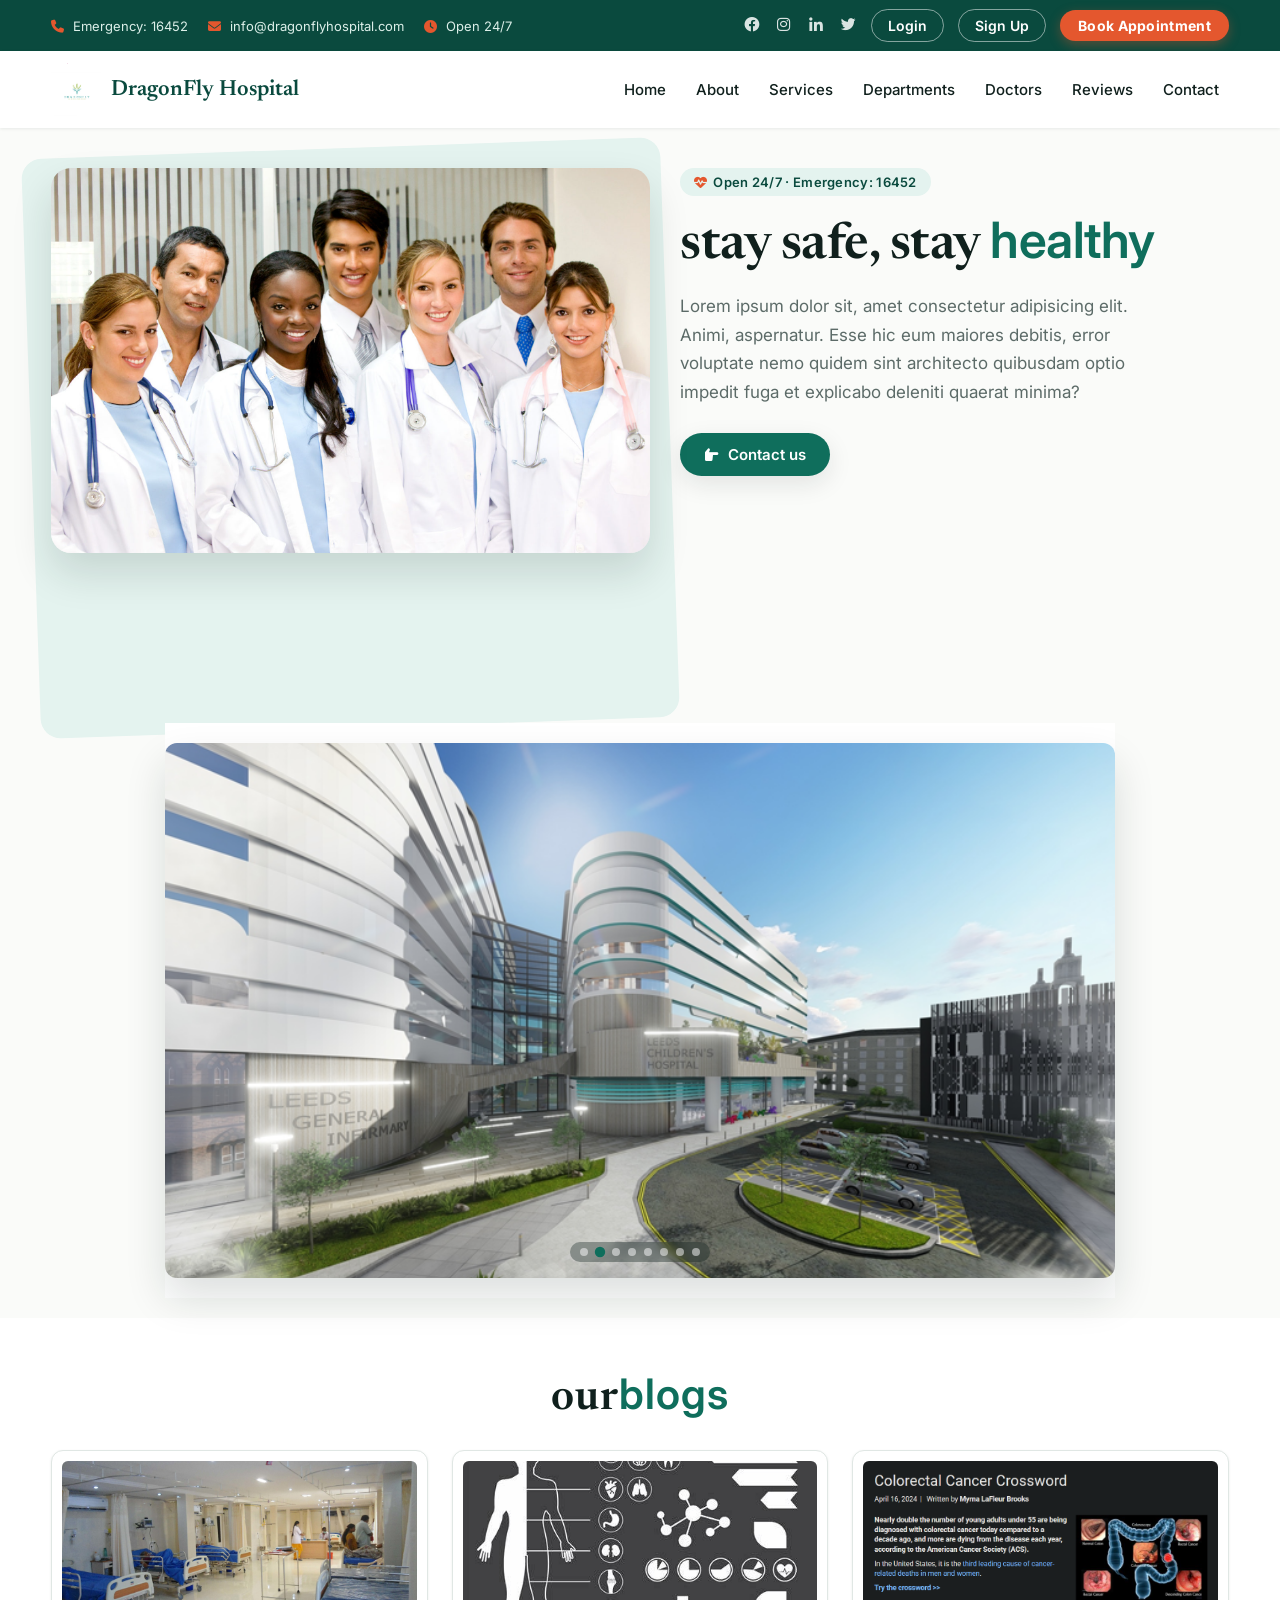
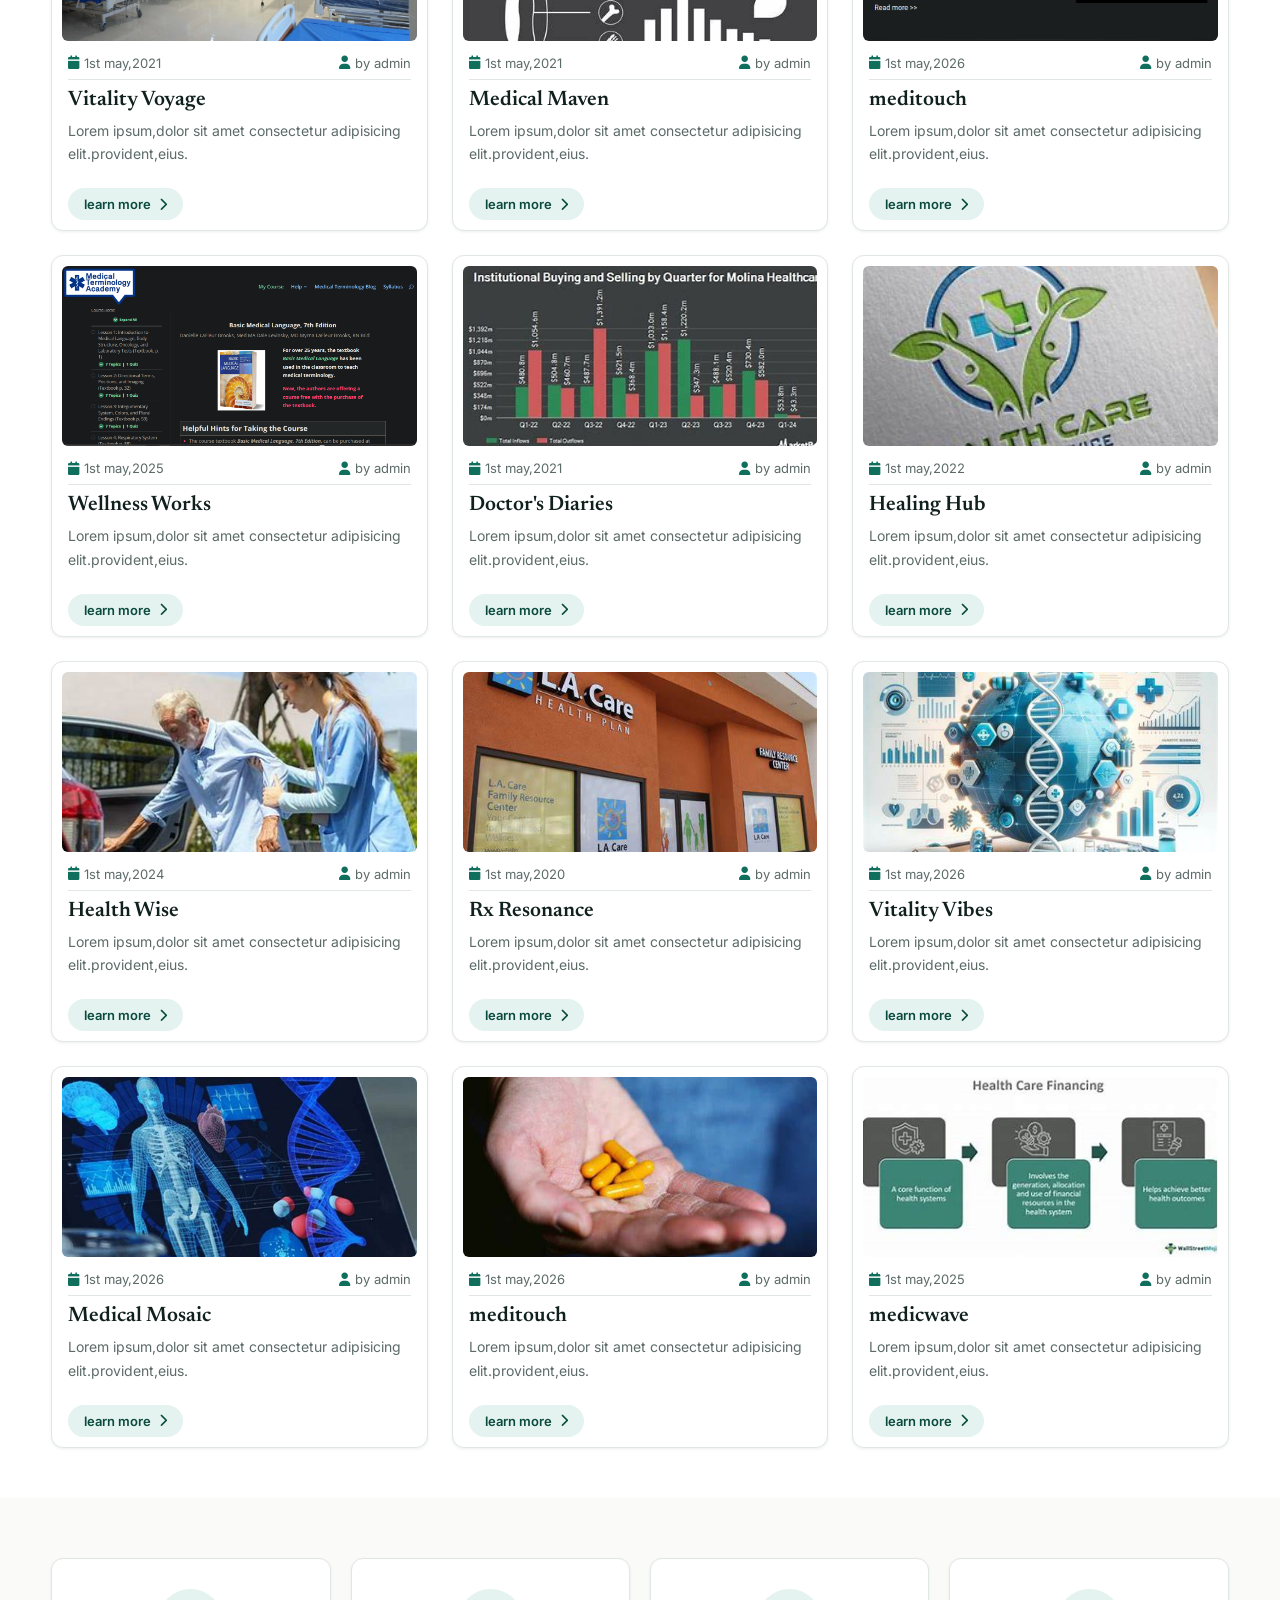
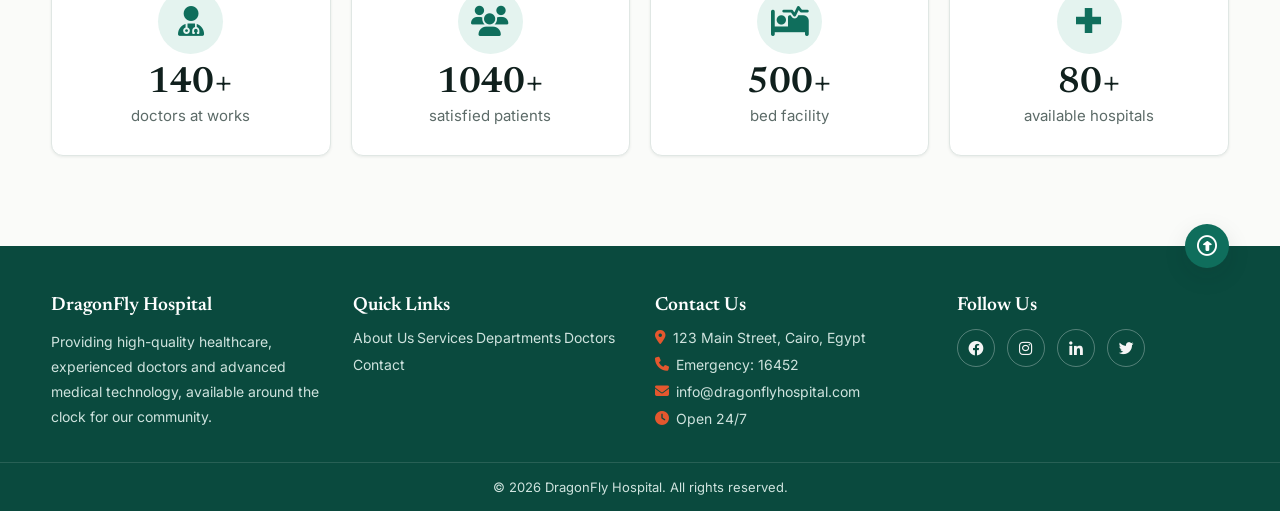
<file: index.html>
<!doctype html>
<html lang="en">
  <head>
    <meta charset="UTF-8" />
    <meta name="viewport" content="width=device-width, initial-scale=1.0" />
    <meta
      name="description"
      content="DragonFly Hospital provides high-quality healthcare services, experienced doctors, emergency care, online appointments, and advanced medical technology."
    />

    <meta
      name="keywords"
      content="Hospital, Medical, Doctors, Healthcare, Appointment, Emergency"
    />

    <meta name="author" content="Omnia Abdelhares" />

    <title>DragonFly Hospital | Healthcare & Medical Services</title>
    <link rel="icon" href="images/favicon.png" type="image/png" />
    <link rel="preconnect" href="https://fonts.googleapis.com" />
    <link rel="preconnect" href="https://fonts.gstatic.com" crossorigin />
    <link
      href="https://fonts.googleapis.com/css2?family=Inter:wght@400;500;600;700&family=Newsreader:wght@500;600;700&display=swap"
      rel="stylesheet"
    />
    <link rel="stylesheet" href="css/style.css" />
    <link
      href="https://unpkg.com/boxicons@2.1.4/css/boxicons.min.css"
      rel="stylesheet"
    />
    <link
      rel="stylesheet"
      href="https://cdnjs.cloudflare.com/ajax/libs/font-awesome/6.5.2/css/all.min.css"
      integrity="sha512-SnH5WK+bZxgPHs44uWIX+LLJAJ9/2PkPKZ5QiAj6Ta86w+fsb2TkcmfRyVX3pBnMFcV7oQPJkl9QevSCWr3W6A=="
      crossorigin="anonymous"
      referrerpolicy="no-referrer"
    />
  </head>
  <body>
    <div class="container">
      <header class="top-header">
        <div class="top-left">
          <span><i class="fa-solid fa-phone"></i> Emergency: 16452</span>

          <span
            ><i class="fa-solid fa-envelope"></i>
            info@dragonflyhospital.com</span
          >

          <span><i class="fa-solid fa-clock"></i> Open 24/7</span>
        </div>

        <div class="top-right">
          <a href="#" aria-label="Facebook"
            ><i class="bx bxl-facebook-circle"></i
          ></a>

          <a href="#" aria-label="Instagram"
            ><i class="bx bxl-instagram"></i
          ></a>

          <a href="#" aria-label="LinkedIn"><i class="bx bxl-linkedin"></i></a>

          <a href="#" aria-label="Twitter"><i class="bx bxl-twitter"></i></a>

          <a href="login.html" class="btn-login">Login</a>

          <a href="signup.html" class="btn-signup">Sign Up</a>

          <a href="booknow.html" class="btn-book">Book Appointment</a>
        </div>
      </header>

      <nav class="navbar">
        <div class="logo">
          <img src="images/logo.png" alt="DragonFly Hospital Logo" />

          <h2>DragonFly Hospital</h2>
        </div>

        <ul>
          <li><a href="index.html">Home</a></li>

          <li><a href="about.html">About</a></li>

          <li><a href="services.html">Services</a></li>

          <li><a href="departments.html">Departments</a></li>

          <li><a href="doctors.html">Doctors</a></li>

          <li><a href="review.html">Reviews</a></li>

          <li><a href="contact.html">Contact</a></li>
        </ul>

        <div id="menu-btn" class="fas fa-bars" onclick="toggleMenu()"></div>
      </nav>

      <section class="home" id="home">
        <div class="imageContent">
          <div class="image">
            <img src="images/doctorsssssssssssss.png" alt="Doctor" />
          </div>
          <div class="content">
            <span class="eyebrow"
              ><i class="fa-solid fa-heart-pulse"></i> Open 24/7 &middot;
              Emergency: 16452</span
            >
            <h1>stay safe, stay <span>healthy</span></h1>
            <p>
              Lorem ipsum dolor sit, amet consectetur adipisicing elit. Animi,
              aspernatur. Esse hic eum maiores debitis, error voluptate nemo
              quidem sint architecto quibusdam optio impedit fuga et explicabo
              deleniti quaerat minima?
            </p>
            <a href="#" class="btn"
              ><i class="bx bxs-hand-right"></i> <span>Contact us</span></a
            >
          </div>
          <!-- end of Content div -->
        </div>
        <!-- end of imageContent div -->
        <section class="containerSlider">
          <div class="sliderwrapper">
            <div class="slider">
              <img
                id="slide-1"
                src="images/dragonImage.png"
                alt="DragonFly Hospital building"
              />
              <img
                src="images/phone.jpg"
                alt="Medical Service"
                loading="lazy"
              />
              <img
                id="slide-3"
                src="images/screenshot-2023-07-31-at-6-48-52-pm.png"
                alt="Hospital facility overview"
                loading="lazy"
              />
              <img
                id="slide-4"
                src="images/digital1.jpg"
                alt="Digital medical technology equipment"
                loading="lazy"
              />
              <img
                id="slide-5"
                src="images/s5.png"
                alt="Hospital staff at work"
                loading="lazy"
              />
              <img
                id="slide-6"
                src="images/R (1).png"
                alt="Medical team in the operating room"
                loading="lazy"
              />
              <img
                id="slide-7"
                src="images/Coastal-Care-Photos-010.jpg"
                alt="Patient care at DragonFly Hospital"
                loading="lazy"
              />
              <img
                id="slide-8"
                src="images/20141103_jlsfoto_0502_web.jpg"
                alt="Nurse assisting a patient"
                loading="lazy"
              />

              <div class="sliderNav">
                <a href="#slide-1" class="dot active"></a>
                <a href="#slide-2" class="dot"></a>
                <a href="#slide-3" class="dot"></a>
                <a href="#slide-4" class="dot"></a>
                <a href="#slide-5" class="dot"></a>
                <a href="#slide-6" class="dot"></a>
                <a href="#slide-7" class="dot"></a>
                <a href="#slide-8" class="dot"></a>
              </div>
            </div>
          </div>
        </section>
        <!-- end of containerSlider Section -->
      </section>
      <!-- end of home Section -->

      <!-- blogs section starts -->
      <section class="blogs" id="blogs">
        <h2 class="heading">our<span>blogs</span></h2>
        <div class="box-container">
          <div class="box">
            <div class="image">
              <img
                src="images/Coastal-Care-Photos-010.jpg"
                alt="Vitality Voyage blog cover image"
                loading="lazy"
              />
            </div>
            <div class="content">
              <div class="icon">
                <a href="#"><i class="fas fa-calendar"></i>1st may,2021</a>
                <a href="#"><i class="fas fa-user"></i>by admin</a>
              </div>
              <h3>Vitality Voyage</h3>
              <p>
                Lorem ipsum,dolor sit amet consectetur adipisicing
                elit.provident,eius.
              </p>
              <a href="#" class="btn"
                >learn more <span class="fas fa-chevron-right"></span
              ></a>
            </div>
          </div>

          <div class="box">
            <div class="image">
              <img src="images/blog1.jpeg" alt="Medical Blog" loading="lazy" />
            </div>
            <div class="content">
              <div class="icon">
                <a href="#"><i class="fas fa-calendar"></i>1st may,2021</a>
                <a href="#"><i class="fas fa-user"></i>by admin</a>
              </div>
              <h3>Medical Maven</h3>
              <p>
                Lorem ipsum,dolor sit amet consectetur adipisicing
                elit.provident,eius.
              </p>
              <a href="#" class="btn"
                >learn more <span class="fas fa-chevron-right"></span
              ></a>
            </div>
          </div>

          <div class="box">
            <div class="image">
              <img
                src="images/blog1.png"
                alt="Meditouch blog cover image"
                loading="lazy"
              />
            </div>
            <div class="content">
              <div class="icon">
                <a href="#"><i class="fas fa-calendar"></i>1st may,2026</a>
                <a href="#"><i class="fas fa-user"></i>by admin</a>
              </div>
              <h3>meditouch</h3>
              <p>
                Lorem ipsum,dolor sit amet consectetur adipisicing
                elit.provident,eius.
              </p>
              <a href="#" class="btn"
                >learn more <span class="fas fa-chevron-right"></span
              ></a>
            </div>
          </div>

          <div class="box">
            <div class="image">
              <img
                src="images/blog2.png"
                alt="Wellness Works blog cover image"
                loading="lazy"
              />
            </div>
            <div class="content">
              <div class="icon">
                <a href="#"><i class="fas fa-calendar"></i>1st may,2025</a>
                <a href="#"><i class="fas fa-user"></i>by admin</a>
              </div>
              <h3>Wellness Works</h3>
              <p>
                Lorem ipsum,dolor sit amet consectetur adipisicing
                elit.provident,eius.
              </p>
              <a href="#" class="btn"
                >learn more <span class="fas fa-chevron-right"></span
              ></a>
            </div>
          </div>

          <div class="box">
            <div class="image">
              <img
                src="images/blog2.jpeg"
                alt="Doctor's Diaries blog cover image"
                loading="lazy"
              />
            </div>
            <div class="content">
              <div class="icon">
                <a href="#"><i class="fas fa-calendar"></i>1st may,2021</a>
                <a href="#"><i class="fas fa-user"></i>by admin</a>
              </div>
              <h3>Doctor's Diaries</h3>
              <p>
                Lorem ipsum,dolor sit amet consectetur adipisicing
                elit.provident,eius.
              </p>
              <a href="#" class="btn"
                >learn more <span class="fas fa-chevron-right"></span
              ></a>
            </div>
          </div>

          <div class="box">
            <div class="image">
              <img
                src="images/blog3.jpeg"
                alt="Healing Hub blog cover image"
                loading="lazy"
              />
            </div>
            <div class="content">
              <div class="icon">
                <a href="#"><i class="fas fa-calendar"></i>1st may,2022</a>
                <a href="#"><i class="fas fa-user"></i>by admin</a>
              </div>
              <h3>Healing Hub</h3>
              <p>
                Lorem ipsum,dolor sit amet consectetur adipisicing
                elit.provident,eius.
              </p>
              <a href="#" class="btn"
                >learn more <span class="fas fa-chevron-right"></span
              ></a>
            </div>
          </div>

          <div class="box">
            <div class="image">
              <img
                src="images/blog5.jpeg"
                alt="Health Wise blog cover image"
                loading="lazy"
              />
            </div>
            <div class="content">
              <div class="icon">
                <a href="#"><i class="fas fa-calendar"></i>1st may,2024</a>
                <a href="#"><i class="fas fa-user"></i>by admin</a>
              </div>
              <h3>Health Wise</h3>
              <p>
                Lorem ipsum,dolor sit amet consectetur adipisicing
                elit.provident,eius.
              </p>
              <a href="#" class="btn"
                >learn more <span class="fas fa-chevron-right"></span
              ></a>
            </div>
          </div>

          <div class="box">
            <div class="image">
              <img
                src="images/blog4.jpeg"
                alt="Rx Resonance blog cover image"
                loading="lazy"
              />
            </div>
            <div class="content">
              <div class="icon">
                <a href="#"><i class="fas fa-calendar"></i>1st may,2020</a>
                <a href="#"><i class="fas fa-user"></i>by admin</a>
              </div>
              <h3>Rx Resonance</h3>
              <p>
                Lorem ipsum,dolor sit amet consectetur adipisicing
                elit.provident,eius.
              </p>
              <a href="#" class="btn"
                >learn more <span class="fas fa-chevron-right"></span
              ></a>
            </div>
          </div>

          <div class="box">
            <div class="image">
              <img
                src="images/blog6.jpeg"
                alt="Vitality Vibes blog cover image"
                loading="lazy"
              />
            </div>
            <div class="content">
              <div class="icon">
                <a href="#"><i class="fas fa-calendar"></i>1st may,2026</a>
                <a href="#"><i class="fas fa-user"></i>by admin</a>
              </div>
              <h3>Vitality Vibes</h3>
              <p>
                Lorem ipsum,dolor sit amet consectetur adipisicing
                elit.provident,eius.
              </p>
              <a href="#" class="btn"
                >learn more <span class="fas fa-chevron-right"></span
              ></a>
            </div>
          </div>

          <div class="box">
            <div class="image">
              <img
                src="images/blog7.jpeg"
                alt="Medical Mosaic blog cover image"
                loading="lazy"
              />
            </div>
            <div class="content">
              <div class="icon">
                <a href="#"><i class="fas fa-calendar"></i>1st may,2026</a>
                <a href="#"><i class="fas fa-user"></i>by admin</a>
              </div>
              <h3>Medical Mosaic</h3>
              <p>
                Lorem ipsum,dolor sit amet consectetur adipisicing
                elit.provident,eius.
              </p>
              <a href="#" class="btn"
                >learn more <span class="fas fa-chevron-right"></span
              ></a>
            </div>
          </div>

          <div class="box">
            <div class="image">
              <img
                src="images/blog8.jpeg"
                alt="Meditouch blog cover image"
                loading="lazy"
              />
            </div>
            <div class="content">
              <div class="icon">
                <a href="#"><i class="fas fa-calendar"></i>1st may,2026</a>
                <a href="#"><i class="fas fa-user"></i>by admin</a>
              </div>
              <h3>meditouch</h3>
              <p>
                Lorem ipsum,dolor sit amet consectetur adipisicing
                elit.provident,eius.
              </p>
              <a href="#" class="btn"
                >learn more <span class="fas fa-chevron-right"></span
              ></a>
            </div>
          </div>

          <div class="box">
            <div class="image">
              <img
                src="images/blog9.jpeg"
                alt="Medicwave blog cover image"
                loading="lazy"
              />
            </div>
            <div class="content">
              <div class="icon">
                <a href="#"><i class="fas fa-calendar"></i>1st may,2025</a>
                <a href="#"><i class="fas fa-user"></i>by admin</a>
              </div>
              <h3>medicwave</h3>
              <p>
                Lorem ipsum,dolor sit amet consectetur adipisicing
                elit.provident,eius.
              </p>
              <a href="#" class="btn"
                >learn more <span class="fas fa-chevron-right"></span
              ></a>
            </div>
          </div>
        </div>
        <!-- box-container ends -->
      </section>
      <!-- blogs section ends -->

      <!--icon section starts-->
      <section class="icons-container">
        <div class="icons">
          <i class="fas fa-user-md"></i>
          <h3>140+</h3>
          <p>doctors at works</p>
        </div>
        <div class="icons">
          <i class="fas fa-users"></i>
          <h3>1040+</h3>
          <p>satisfied patients</p>
        </div>
        <div class="icons">
          <i class="fas fa-procedures"></i>
          <h3>500+</h3>
          <p>bed facility</p>
        </div>
        <div class="icons">
          <i class="bx bx-plus-medical"></i>
          <h3>80+</h3>
          <p>available hospitals</p>
        </div>
      </section>
      <!--icon section end-->

      <!-- footer starts -->
      <footer class="site-footer">
        <div class="footer-container">
          <div class="footer-col">
            <h3>DragonFly Hospital</h3>
            <p>
              Providing high-quality healthcare, experienced doctors and
              advanced medical technology, available around the clock for our
              community.
            </p>
          </div>

          <div class="footer-col">
            <h3>Quick Links</h3>
            <ul>
              <li><a href="about.html">About Us</a></li>
              <li><a href="services.html">Services</a></li>
              <li><a href="departments.html">Departments</a></li>
              <li><a href="doctors.html">Doctors</a></li>
              <li><a href="contact.html">Contact</a></li>
            </ul>
          </div>

          <div class="footer-col">
            <h3>Contact Us</h3>
            <ul>
              <li>
                <i class="fa-solid fa-location-dot"></i> 123 Main Street, Cairo,
                Egypt
              </li>
              <li><i class="fa-solid fa-phone"></i> Emergency: 16452</li>
              <li>
                <i class="fa-solid fa-envelope"></i> info@dragonflyhospital.com
              </li>
              <li><i class="fa-solid fa-clock"></i> Open 24/7</li>
            </ul>
          </div>

          <div class="footer-col">
            <h3>Follow Us</h3>
            <div class="footer-social">
              <a href="#" aria-label="Facebook"
                ><i class="bx bxl-facebook-circle"></i
              ></a>
              <a href="#" aria-label="Instagram"
                ><i class="bx bxl-instagram"></i
              ></a>
              <a href="#" aria-label="LinkedIn"
                ><i class="bx bxl-linkedin"></i
              ></a>
              <a href="#" aria-label="Twitter"
                ><i class="bx bxl-twitter"></i
              ></a>
            </div>
          </div>
        </div>

        <div class="footer-bottom">
          <p>&copy; 2026 DragonFly Hospital. All rights reserved.</p>
          <span
            onclick="topp()"
            id="btn"
            class="fa-regular fa-circle-up"
            aria-label="Back to top"
            role="button"
            tabindex="0"
          ></span>
        </div>
      </footer>
      <!-- footer ends -->
    </div>
    <!--container div ends-->

    <script>
      function topp() {
        scroll({ top: 0, behavior: "smooth" });
      }

      function toggleMenu() {
        document.querySelector(".navbar ul").classList.toggle("active");
        document.getElementById("menu-btn").classList.toggle("fa-times");
      }

      document.querySelectorAll(".navbar ul li a").forEach(function (link) {
        link.addEventListener("click", function () {
          document.querySelector(".navbar ul").classList.remove("active");
          document.getElementById("menu-btn").classList.remove("fa-times");
        });
      });

      window.addEventListener("resize", function () {
        if (window.innerWidth > 768) {
          document.querySelector(".navbar ul").classList.remove("active");
          document.getElementById("menu-btn").classList.remove("fa-times");
        }
      });
      const slider = document.querySelector(".slider");
      const slides = document.querySelectorAll(".slider img");
      const dots = document.querySelectorAll(".sliderNav .dot");

      let currentIndex = 0;

      function autoSlide() {
        currentIndex++;

        if (currentIndex >= slides.length) {
          currentIndex = 0;
        }

        slider.scrollTo({
          left: slides[currentIndex].offsetLeft,
          behavior: "smooth",
        });

        dots.forEach((dot) => dot.classList.remove("active"));
        dots[currentIndex].classList.add("active");
      }

      setInterval(autoSlide, 2000);
    </script>
  </body>
</html>
</file>
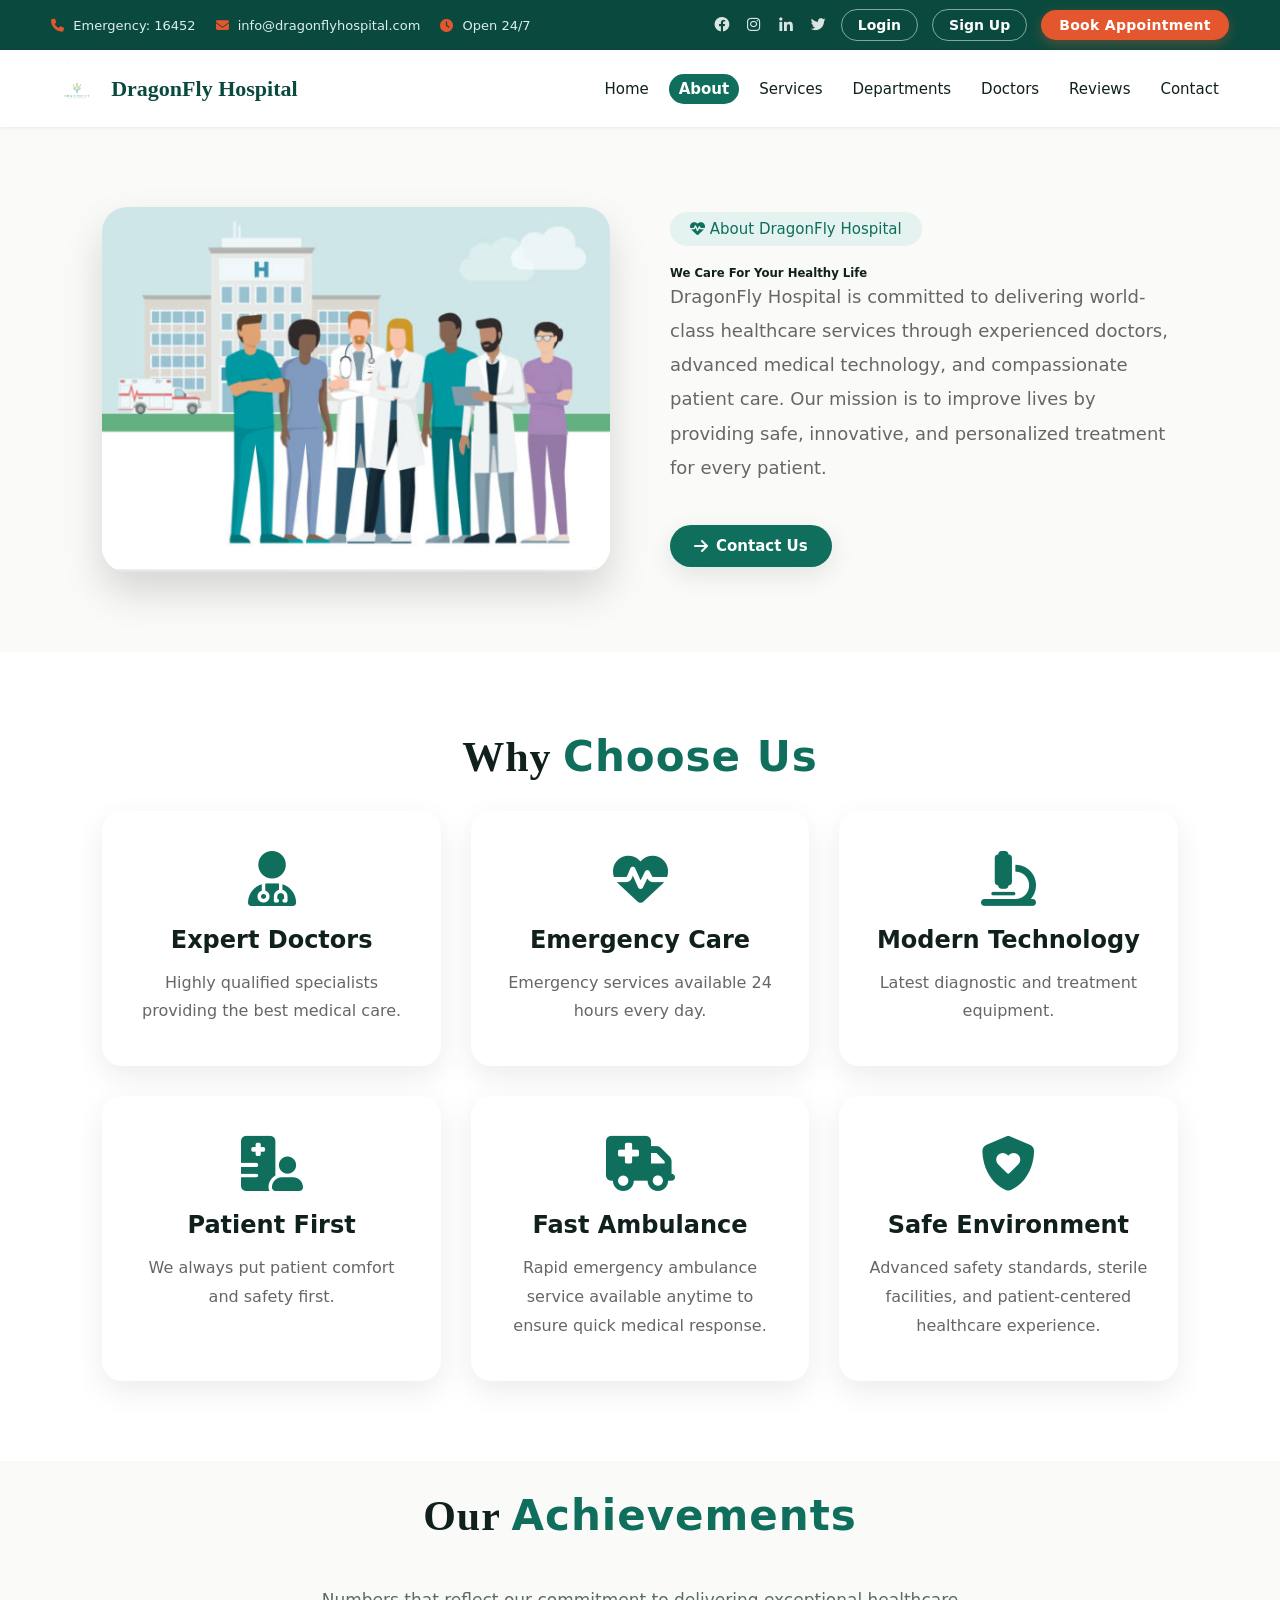
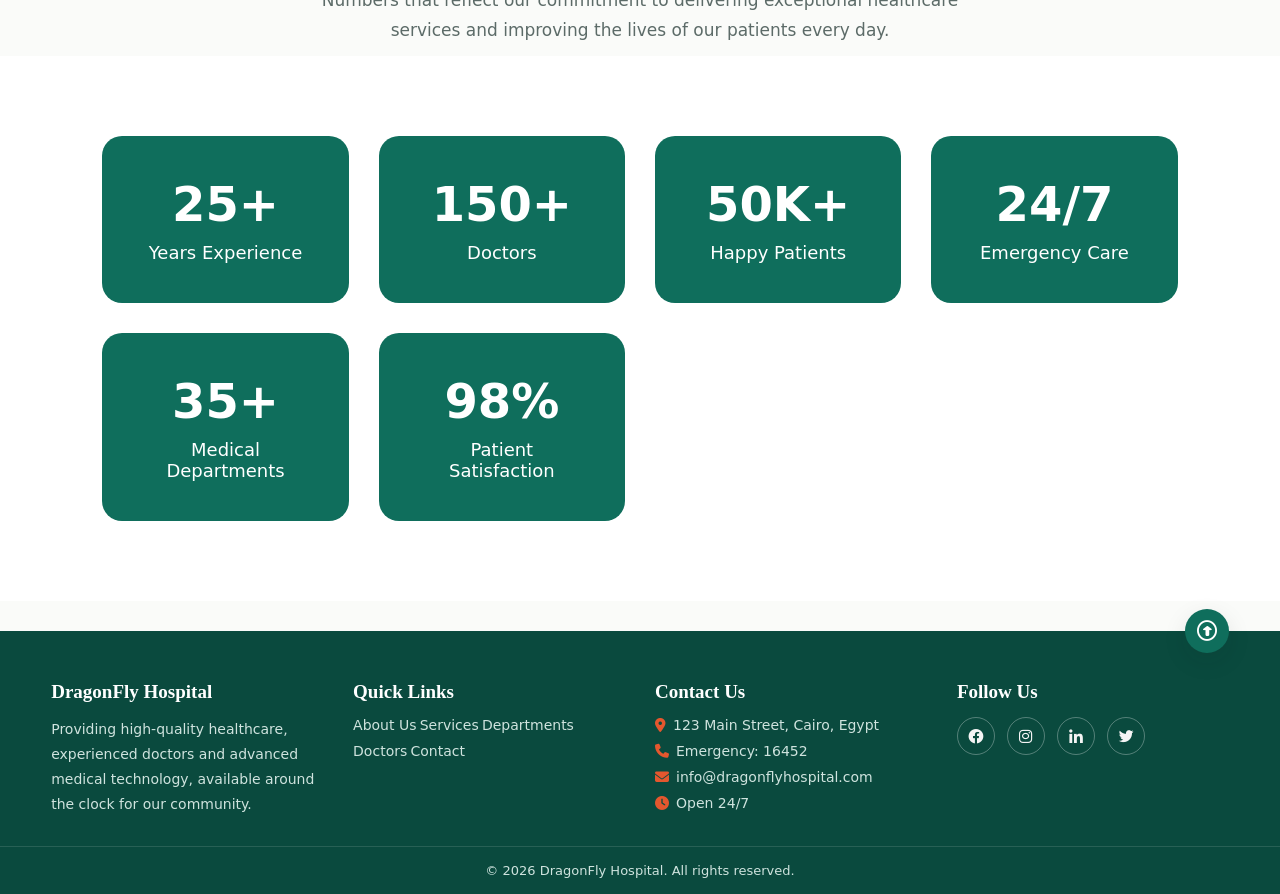
<file: About.html>
<!doctype html>
<html lang="en">
  <head>
    <meta charset="UTF-8" />
    <meta name="viewport" content="width=device-width, initial-scale=1.0" />
    <title>DragonFly Hospital | About Us</title>
    <link rel="stylesheet" href="css/style.css" />
    <link
      href="https://unpkg.com/boxicons@2.1.4/css/boxicons.min.css"
      rel="stylesheet"
    />
    <link
      rel="stylesheet"
      href="https://cdnjs.cloudflare.com/ajax/libs/font-awesome/6.5.2/css/all.min.css"
      integrity="sha512-SnH5WK+bZxgPHs44uWIX+LLJAJ9/2PkPKZ5QiAj6Ta86w+fsb2TkcmfRyVX3pBnMFcV7oQPJkl9QevSCWr3W6A=="
      crossorigin="anonymous"
      referrerpolicy="no-referrer"
    />
  </head>
  <body>
    <div class="container">
      <header class="top-header">
        <div class="top-left">
          <span><i class="fa-solid fa-phone"></i> Emergency: 16452</span>

          <span
            ><i class="fa-solid fa-envelope"></i>
            info@dragonflyhospital.com</span
          >

          <span><i class="fa-solid fa-clock"></i> Open 24/7</span>
        </div>

        <div class="top-right">
          <a href="#" aria-label="Facebook"
            ><i class="bx bxl-facebook-circle"></i
          ></a>

          <a href="#" aria-label="Instagram"
            ><i class="bx bxl-instagram"></i
          ></a>

          <a href="#" aria-label="LinkedIn"><i class="bx bxl-linkedin"></i></a>

          <a href="#" aria-label="Twitter"><i class="bx bxl-twitter"></i></a>

          <a href="login.html" class="btn-login">Login</a>

          <a href="signup.html" class="btn-signup">Sign Up</a>

          <a href="booknow.html" class="btn-book">Book Appointment</a>
        </div>
      </header>

      <nav class="navbar">
        <div class="logo">
          <img src="images/logo.png" alt="DragonFly Hospital Logo" />

          <h2>DragonFly Hospital</h2>
        </div>

        <ul>
          <li><a href="index.html">Home</a></li>

          <li><a href="about.html" class="active">About</a></li>

          <li><a href="services.html">Services</a></li>

          <li><a href="departments.html">Departments</a></li>

          <li><a href="doctors.html">Doctors</a></li>

          <li><a href="review.html">Reviews</a></li>

          <li><a href="contact.html">Contact</a></li>
        </ul>

        <div id="menu-btn" class="fas fa-bars" onclick="toggleMenu()"></div>
      </nav>

      <section class="about" id="about">
        <div class="imageContent">
          <div class="image">
            <img src="images/aboutUS.png" alt="About DragonFly Hospital" />
          </div>

          <div class="content">
            <span class="eyebrow">
              <i class="fa-solid fa-heart-pulse"></i>
              About DragonFly Hospital
            </span>

            <h3>
              We Care For Your
              <span>Healthy Life</span>
            </h3>

            <p>
              DragonFly Hospital is committed to delivering world-class
              healthcare services through experienced doctors, advanced medical
              technology, and compassionate patient care. Our mission is to
              improve lives by providing safe, innovative, and personalized
              treatment for every patient.
            </p>

            <a href="contact.html" class="btn">
              <i class="fa-solid fa-arrow-right"></i>
              Contact Us
            </a>
          </div>
        </div>
      </section>

      <section class="why-us">
        <h2 class="heading">Why <span>Choose Us</span></h2>

        <div class="cards">
          <div class="card">
            <i class="fas fa-user-doctor"></i>
            <h3>Expert Doctors</h3>
            <p>Highly qualified specialists providing the best medical care.</p>
          </div>

          <div class="card">
            <i class="fas fa-heart-pulse"></i>
            <h3>Emergency Care</h3>
            <p>Emergency services available 24 hours every day.</p>
          </div>

          <div class="card">
            <i class="fas fa-microscope"></i>
            <h3>Modern Technology</h3>
            <p>Latest diagnostic and treatment equipment.</p>
          </div>

          <div class="card">
            <i class="fas fa-hospital-user"></i>
            <h3>Patient First</h3>
            <p>We always put patient comfort and safety first.</p>
          </div>

          <div class="card">
            <i class="fas fa-ambulance"></i>
            <h3>Fast Ambulance</h3>
            <p>
              Rapid emergency ambulance service available anytime to ensure
              quick medical response.
            </p>
          </div>

          <div class="card">
            <i class="fas fa-shield-heart"></i>
            <h3>Safe Environment</h3>
            <p>
              Advanced safety standards, sterile facilities, and
              patient-centered healthcare experience.
            </p>
          </div>
        </div>
      </section>

      <section class="stats-title">
        <h2 class="heading">Our <span>Achievements</span></h2>

        <p class="stats-desc">
          Numbers that reflect our commitment to delivering exceptional
          healthcare services and improving the lives of our patients every day.
        </p>
      </section>

      <section class="about-stats">
        <div class="stat-box">
          <h2>25+</h2>
          <p>Years Experience</p>
        </div>

        <div class="stat-box">
          <h2>150+</h2>
          <p>Doctors</p>
        </div>

        <div class="stat-box">
          <h2>50K+</h2>
          <p>Happy Patients</p>
        </div>

        <div class="stat-box">
          <h2>24/7</h2>
          <p>Emergency Care</p>
        </div>

        <div class="stat-box">
          <h2>35+</h2>
          <p>Medical Departments</p>
        </div>

        <div class="stat-box">
          <h2>98%</h2>
          <p>Patient Satisfaction</p>
        </div>
      </section>

      <!-- footer starts -->
      <footer class="site-footer">
        <div class="footer-container">
          <div class="footer-col">
            <h3>DragonFly Hospital</h3>
            <p>
              Providing high-quality healthcare, experienced doctors and
              advanced medical technology, available around the clock for our
              community.
            </p>
          </div>

          <div class="footer-col">
            <h3>Quick Links</h3>
            <ul>
              <li><a href="about.html">About Us</a></li>
              <li><a href="services.html">Services</a></li>
              <li><a href="departments.html">Departments</a></li>
              <li><a href="doctors.html">Doctors</a></li>
              <li><a href="contact.html">Contact</a></li>
            </ul>
          </div>

          <div class="footer-col">
            <h3>Contact Us</h3>
            <ul>
              <li>
                <i class="fa-solid fa-location-dot"></i> 123 Main Street, Cairo,
                Egypt
              </li>
              <li><i class="fa-solid fa-phone"></i> Emergency: 16452</li>
              <li>
                <i class="fa-solid fa-envelope"></i> info@dragonflyhospital.com
              </li>
              <li><i class="fa-solid fa-clock"></i> Open 24/7</li>
            </ul>
          </div>

          <div class="footer-col">
            <h3>Follow Us</h3>
            <div class="footer-social">
              <a href="#" aria-label="Facebook"
                ><i class="bx bxl-facebook-circle"></i
              ></a>
              <a href="#" aria-label="Instagram"
                ><i class="bx bxl-instagram"></i
              ></a>
              <a href="#" aria-label="LinkedIn"
                ><i class="bx bxl-linkedin"></i
              ></a>
              <a href="#" aria-label="Twitter"
                ><i class="bx bxl-twitter"></i
              ></a>
            </div>
          </div>
        </div>

        <div class="footer-bottom">
          <p>&copy; 2026 DragonFly Hospital. All rights reserved.</p>
          <span
            onclick="topp()"
            id="btn"
            class="fa-regular fa-circle-up"
            aria-label="Back to top"
            role="button"
            tabindex="0"
          ></span>
        </div>
      </footer>
      <!-- footer ends -->
    </div>
    <!--end of container div -->

    <script>
      function toggleMenu() {
        document.querySelector(".navbar ul").classList.toggle("active");
      }
      function topp() {
        scroll({ top: 0, behavior: "smooth" });
      }
    </script>
  </body>
</html>
</file>
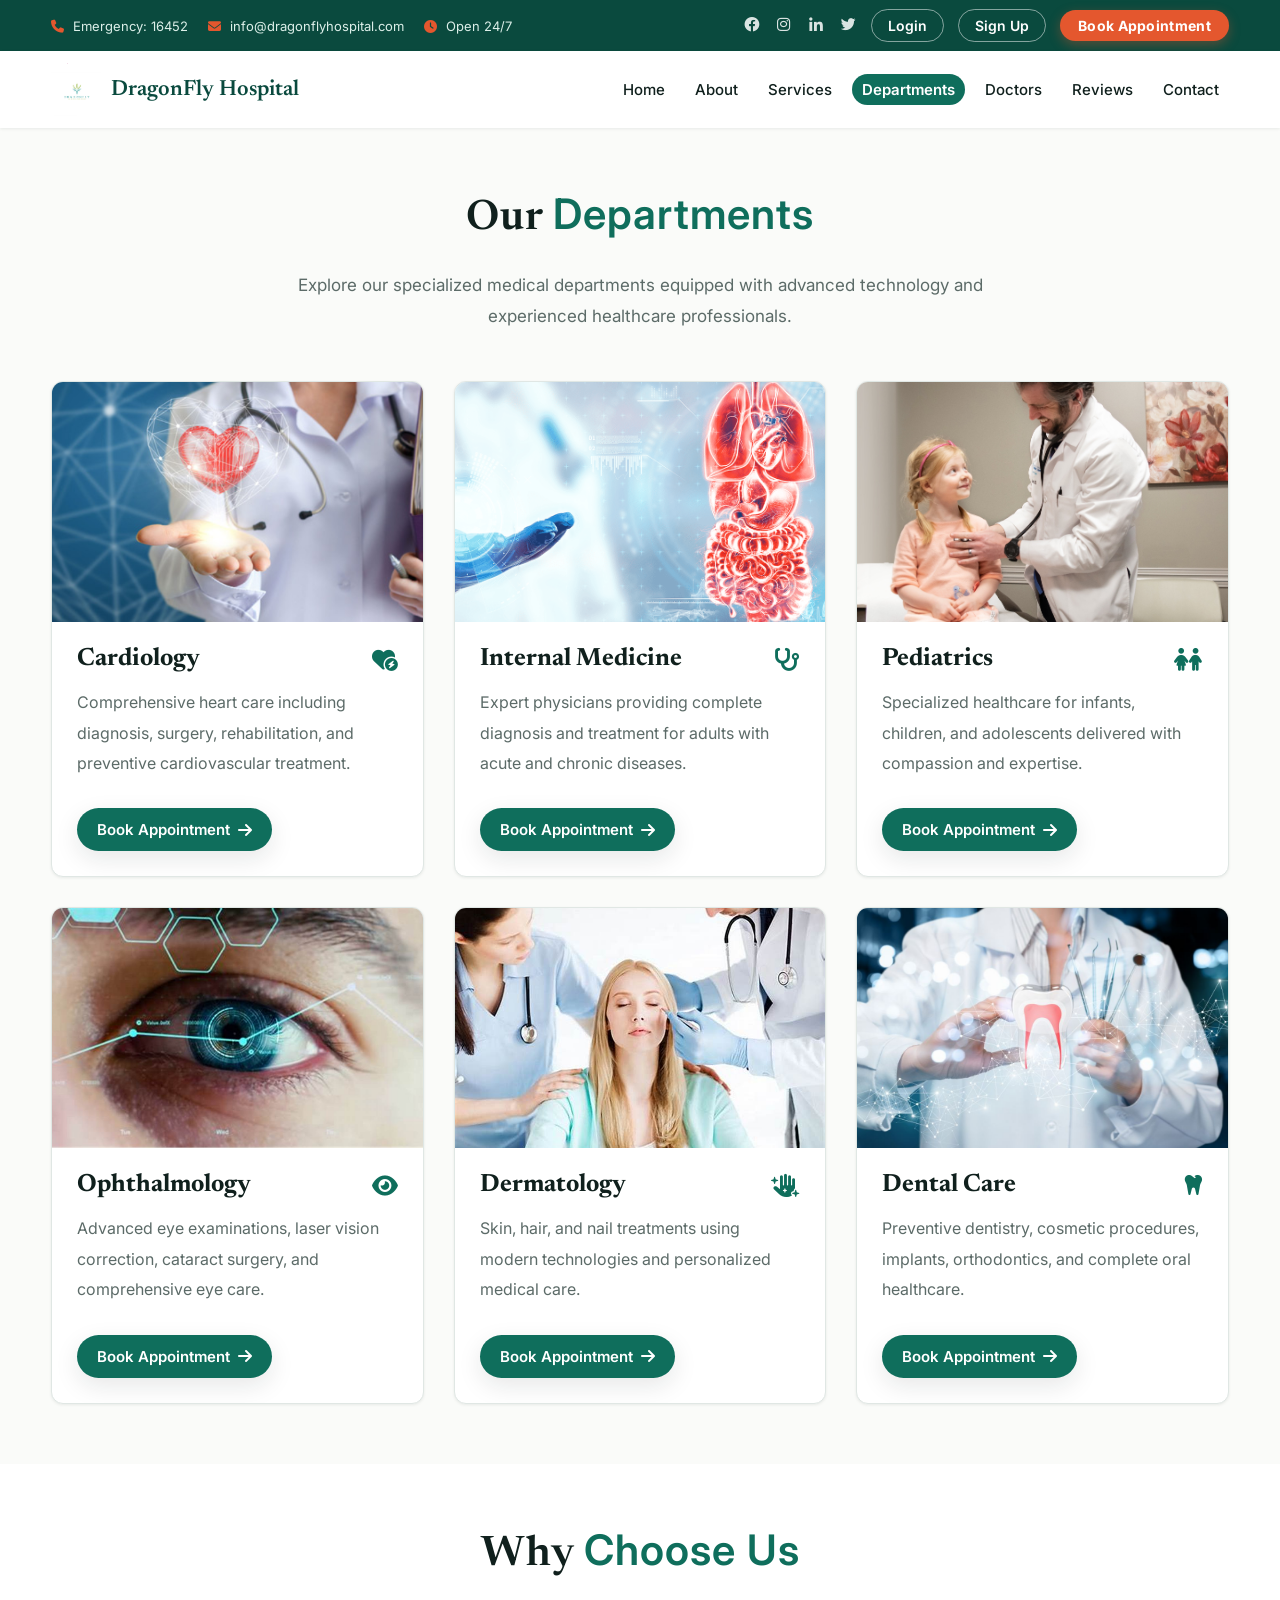
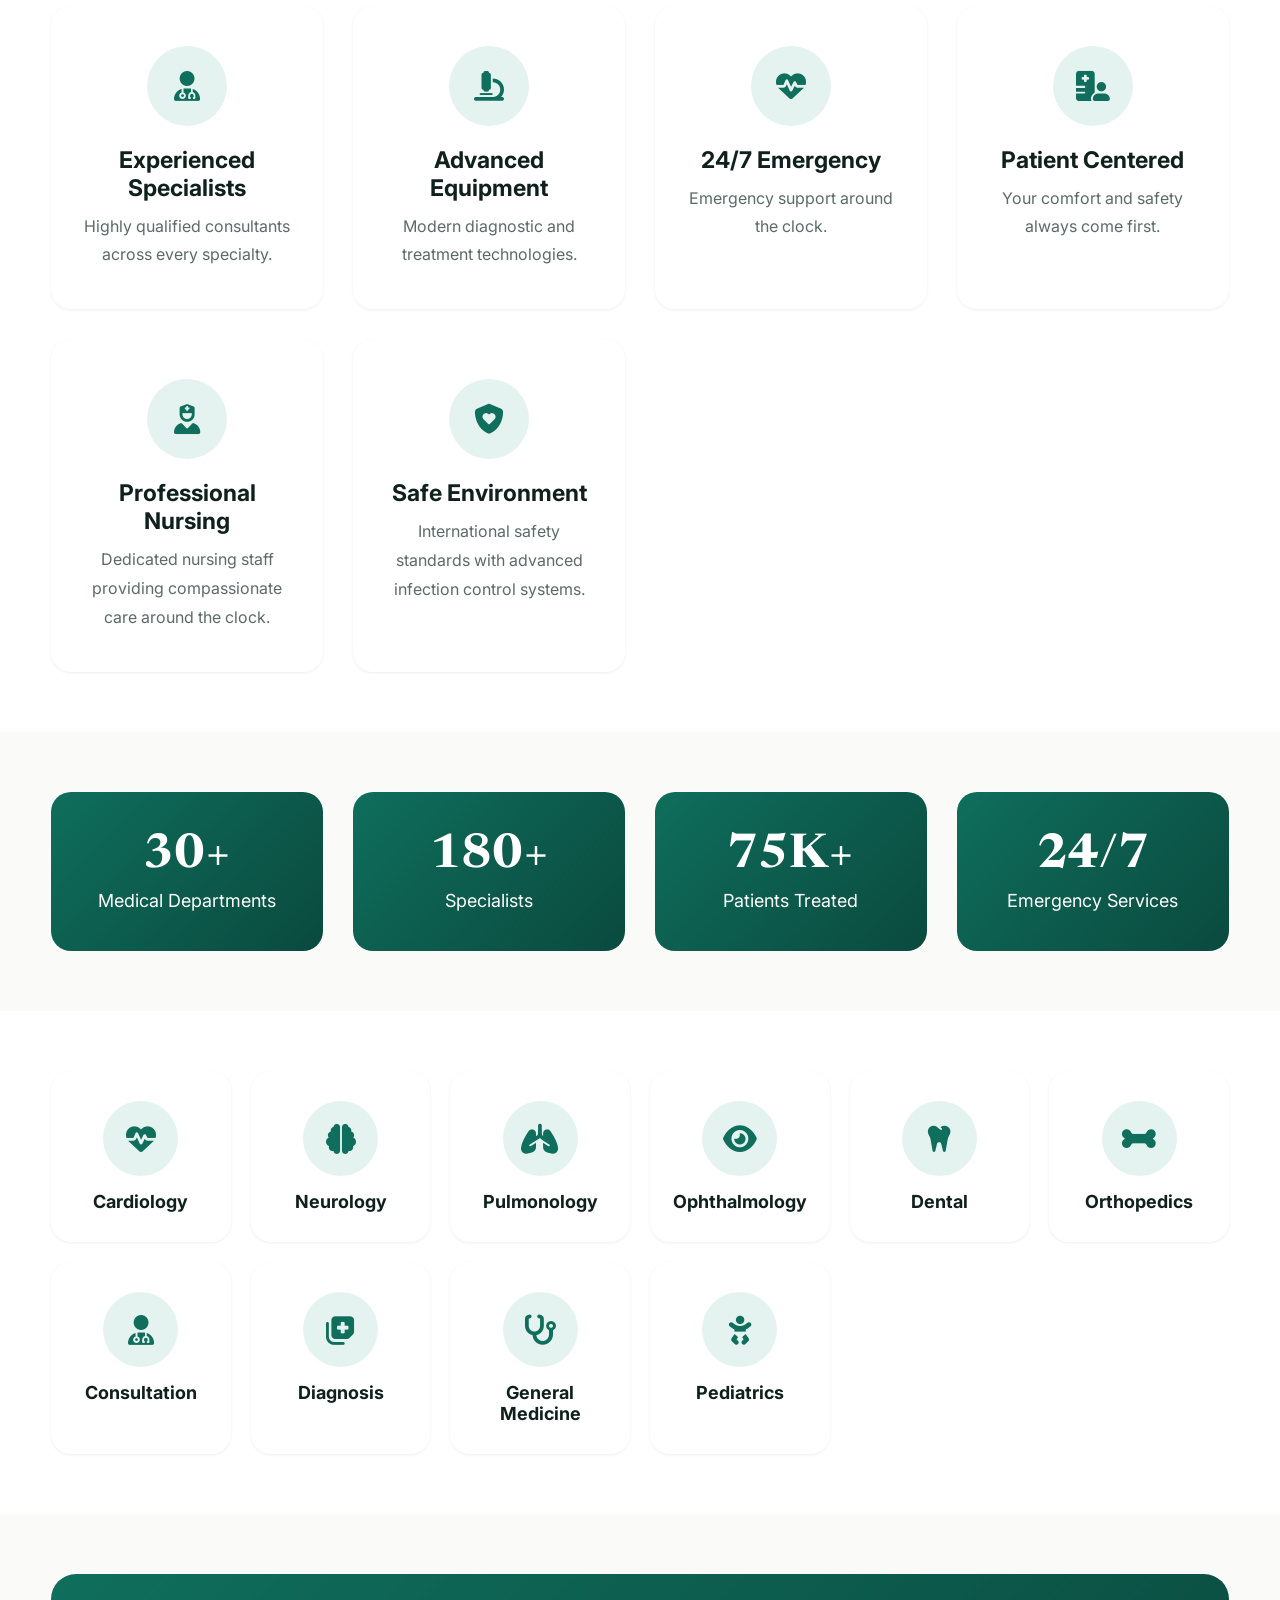
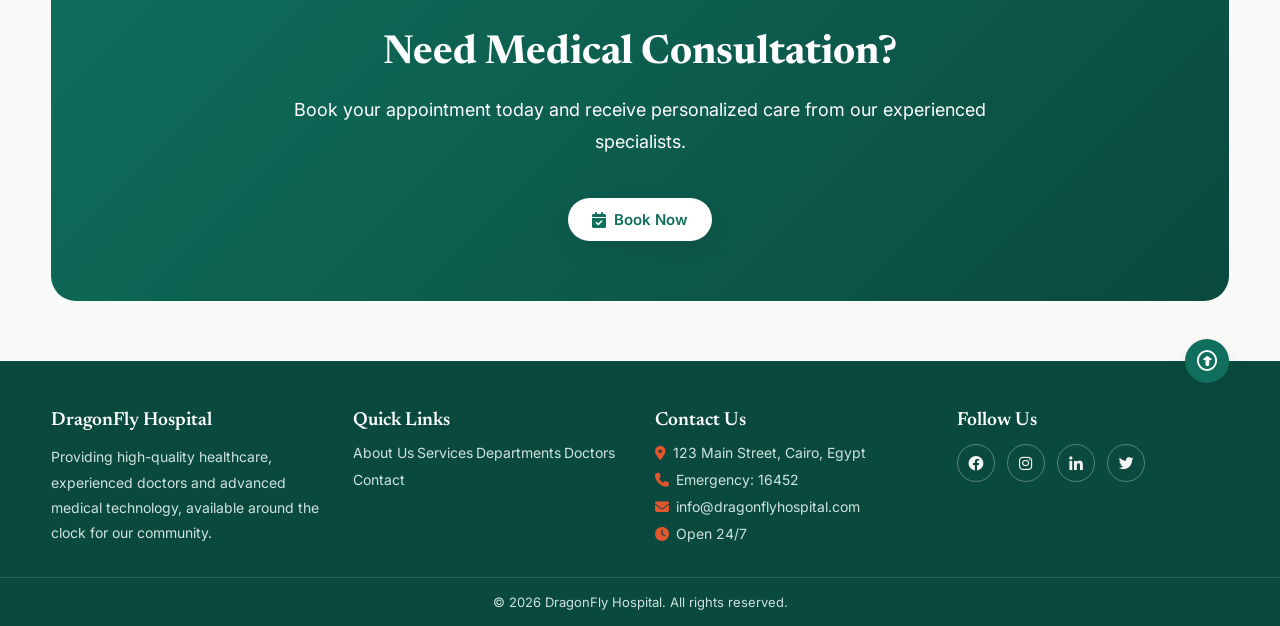
<file: Departments.html>
<!doctype html>
<html lang="en">
  <head>
    <meta charset="UTF-8" />
    <meta name="viewport" content="width=device-width, initial-scale=1.0" />
    <meta
      name="description"
      content="DragonFly Hospital provides high-quality healthcare services, experienced doctors, emergency care, online appointments, and advanced medical technology."
    />

    <meta
      name="keywords"
      content="Hospital, Medical, Doctors, Healthcare, Appointment, Emergency"
    />

    <meta name="author" content="Omnia Abdelhares" />

    <title>Dragon Fly Hospital | Departements</title>

    <link rel="icon" href="images/favicon.png" type="image/png" />
    <link rel="preconnect" href="https://fonts.googleapis.com" />
    <link rel="preconnect" href="https://fonts.gstatic.com" crossorigin />
    <link
      href="https://fonts.googleapis.com/css2?family=Inter:wght@400;500;600;700&family=Newsreader:wght@500;600;700&display=swap"
      rel="stylesheet"
    />
    <link rel="stylesheet" href="css/style.css" />
    <link
      href="https://unpkg.com/boxicons@2.1.4/css/boxicons.min.css"
      rel="stylesheet"
    />
    <link
      rel="stylesheet"
      href="https://cdnjs.cloudflare.com/ajax/libs/font-awesome/6.5.2/css/all.min.css"
      integrity="sha512-SnH5WK+bZxgPHs44uWIX+LLJAJ9/2PkPKZ5QiAj6Ta86w+fsb2TkcmfRyVX3pBnMFcV7oQPJkl9QevSCWr3W6A=="
      crossorigin="anonymous"
      referrerpolicy="no-referrer"
    />
  </head>

  <body>
    <div class="container">
      <header class="top-header">
        <div class="top-left">
          <span><i class="fa-solid fa-phone"></i> Emergency: 16452</span>

          <span
            ><i class="fa-solid fa-envelope"></i>
            info@dragonflyhospital.com</span
          >

          <span><i class="fa-solid fa-clock"></i> Open 24/7</span>
        </div>

        <div class="top-right">
          <a href="#" aria-label="Facebook"
            ><i class="bx bxl-facebook-circle"></i
          ></a>

          <a href="#" aria-label="Instagram"
            ><i class="bx bxl-instagram"></i
          ></a>

          <a href="#" aria-label="LinkedIn"><i class="bx bxl-linkedin"></i></a>

          <a href="#" aria-label="Twitter"><i class="bx bxl-twitter"></i></a>

          <a href="login.html" class="btn-login">Login</a>

          <a href="signup.html" class="btn-signup">Sign Up</a>

          <a href="booknow.html" class="btn-book">Book Appointment</a>
        </div>
      </header>

      <nav class="navbar">
        <div class="logo">
          <img src="images/logo.png" alt="DragonFly Hospital Logo" />

          <h2>DragonFly Hospital</h2>
        </div>

        <ul>
          <li><a href="index.html">Home</a></li>

          <li><a href="about.html">About</a></li>

          <li><a href="services.html">Services</a></li>

          <li>
            <a href="departments.html" id="dep" class="active">Departments</a>
          </li>

          <li><a href="doctors.html">Doctors</a></li>

          <li><a href="review.html">Reviews</a></li>

          <li><a href="contact.html">Contact</a></li>
        </ul>

        <div id="menu-btn" class="fas fa-bars" onclick="toggleMenu()"></div>
      </nav>

      <section class="departments">
        <h2 class="heading">Our <span>Departments</span></h2>

        <p class="section-text">
          Explore our specialized medical departments equipped with advanced
          technology and experienced healthcare professionals.
        </p>

        <div class="box-container">
          <!-- Card 1 -->
          <div class="box">
            <div class="image">
              <img src="images/heart3.png" alt="Cardiology Department" />
            </div>

            <div class="content">
              <h3>
                Cardiology
                <i class="fa-solid fa-heart-circle-bolt"></i>
              </h3>

              <p>
                Comprehensive heart care including diagnosis, surgery,
                rehabilitation, and preventive cardiovascular treatment.
              </p>

              <a href="booknow.html" class="btn">
                Book Appointment
                <i class="fa-solid fa-arrow-right"></i>
              </a>
            </div>
          </div>

          <!-- Card 2 -->
          <div class="box">
            <div class="image">
              <img src="images/R.png" alt="Internal Medicine" />
            </div>

            <div class="content">
              <h3>
                Internal Medicine
                <i class="fa-solid fa-stethoscope"></i>
              </h3>

              <p>
                Expert physicians providing complete diagnosis and treatment for
                adults with acute and chronic diseases.
              </p>

              <a href="booknow.html" class="btn">
                Book Appointment
                <i class="fa-solid fa-arrow-right"></i>
              </a>
            </div>
          </div>

          <!-- Card 3 -->
          <div class="box">
            <div class="image">
              <img src="images/Hero+Image+-+Desktop.jpg" alt="Pediatrics" />
            </div>

            <div class="content">
              <h3>
                Pediatrics
                <i class="fa-solid fa-children"></i>
              </h3>

              <p>
                Specialized healthcare for infants, children, and adolescents
                delivered with compassion and expertise.
              </p>

              <a href="booknow.html" class="btn">
                Book Appointment
                <i class="fa-solid fa-arrow-right"></i>
              </a>
            </div>
          </div>

          <!-- Card 4 -->
          <div class="box">
            <div class="image">
              <img src="images/OIP (1).jpeg" alt="Eye Department" />
            </div>

            <div class="content">
              <h3>
                Ophthalmology
                <i class="fa-solid fa-eye"></i>
              </h3>

              <p>
                Advanced eye examinations, laser vision correction, cataract
                surgery, and comprehensive eye care.
              </p>

              <a href="booknow.html" class="btn">
                Book Appointment
                <i class="fa-solid fa-arrow-right"></i>
              </a>
            </div>
          </div>

          <!-- Card 5 -->
          <div class="box">
            <div class="image">
              <img src="images/OIP (5).jpeg" alt="Dermatology" />
            </div>

            <div class="content">
              <h3>
                Dermatology
                <i class="fa-solid fa-hand-sparkles"></i>
              </h3>

              <p>
                Skin, hair, and nail treatments using modern technologies and
                personalized medical care.
              </p>

              <a href="booknow.html" class="btn">
                Book Appointment
                <i class="fa-solid fa-arrow-right"></i>
              </a>
            </div>
          </div>

          <!-- Card 6 -->
          <div class="box">
            <div class="image">
              <img src="images/oral3.jpg" alt="Dental Department" />
            </div>

            <div class="content">
              <h3>
                Dental Care
                <i class="fa-solid fa-tooth"></i>
              </h3>

              <p>
                Preventive dentistry, cosmetic procedures, implants,
                orthodontics, and complete oral healthcare.
              </p>

              <a href="booknow.html" class="btn">
                Book Appointment
                <i class="fa-solid fa-arrow-right"></i>
              </a>
            </div>
          </div>
        </div>
      </section>

      <section class="why-departments">
        <h2 class="heading">Why <span>Choose Us</span></h2>

        <div class="cards">
          <div class="card">
            <i class="fa-solid fa-user-doctor"></i>

            <h3>Experienced Specialists</h3>

            <p>Highly qualified consultants across every specialty.</p>
          </div>

          <div class="card">
            <i class="fa-solid fa-microscope"></i>

            <h3>Advanced Equipment</h3>

            <p>Modern diagnostic and treatment technologies.</p>
          </div>

          <div class="card">
            <i class="fa-solid fa-heart-pulse"></i>

            <h3>24/7 Emergency</h3>

            <p>Emergency support around the clock.</p>
          </div>

          <div class="card">
            <i class="fa-solid fa-hospital-user"></i>

            <h3>Patient Centered</h3>

            <p>Your comfort and safety always come first.</p>
          </div>

          <div class="card">
            <i class="fa-solid fa-user-nurse"></i>

            <h3>Professional Nursing</h3>

            <p>
              Dedicated nursing staff providing compassionate care around the
              clock.
            </p>
          </div>

          <div class="card">
            <i class="fa-solid fa-shield-heart"></i>

            <h3>Safe Environment</h3>

            <p>
              International safety standards with advanced infection control
              systems.
            </p>
          </div>
        </div>
      </section>
      <section class="department-stats">
        <div class="stat-box">
          <h2>30+</h2>
          <p>Medical Departments</p>
        </div>

        <div class="stat-box">
          <h2>180+</h2>
          <p>Specialists</p>
        </div>

        <div class="stat-box">
          <h2>75K+</h2>
          <p>Patients Treated</p>
        </div>

        <div class="stat-box">
          <h2>24/7</h2>
          <p>Emergency Services</p>
        </div>
      </section>

      <section class="medical-icons">
        <div class="icon-box">
          <i class="fa-solid fa-heart-pulse"></i>
          <h4>Cardiology</h4>
        </div>

        <div class="icon-box">
          <i class="fa-solid fa-brain"></i>
          <h4>Neurology</h4>
        </div>

        <div class="icon-box">
          <i class="fa-solid fa-lungs"></i>
          <h4>Pulmonology</h4>
        </div>

        <div class="icon-box">
          <i class="fa-solid fa-eye"></i>
          <h4>Ophthalmology</h4>
        </div>

        <div class="icon-box">
          <i class="fa-solid fa-tooth"></i>
          <h4>Dental</h4>
        </div>

        <div class="icon-box">
          <i class="fa-solid fa-bone"></i>
          <h4>Orthopedics</h4>
        </div>

        <div class="icon-box">
          <i class="fa-solid fa-user-doctor"></i>
          <h4>Consultation</h4>
        </div>

        <div class="icon-box">
          <i class="fa-solid fa-notes-medical"></i>
          <h4>Diagnosis</h4>
        </div>

        <div class="icon-box">
          <i class="fa-solid fa-stethoscope"></i>
          <h4>General Medicine</h4>
        </div>

        <div class="icon-box">
          <i class="fa-solid fa-baby"></i>
          <h4>Pediatrics</h4>
        </div>
      </section>
      <section class="departments-cta">
        <h2>Need Medical Consultation?</h2>

        <p>
          Book your appointment today and receive personalized care from our
          experienced specialists.
        </p>

        <a href="booknow.html" class="btn">
          <i class="fa-solid fa-calendar-check"></i>

          Book Now
        </a>
      </section>

      <!-- footer starts -->
      <footer class="site-footer">
        <div class="footer-container">
          <div class="footer-col">
            <h3>DragonFly Hospital</h3>
            <p>
              Providing high-quality healthcare, experienced doctors and
              advanced medical technology, available around the clock for our
              community.
            </p>
          </div>

          <div class="footer-col">
            <h3>Quick Links</h3>
            <ul>
              <li><a href="about.html">About Us</a></li>
              <li><a href="services.html">Services</a></li>
              <li><a href="departments.html">Departments</a></li>
              <li><a href="doctors.html">Doctors</a></li>
              <li><a href="contact.html">Contact</a></li>
            </ul>
          </div>

          <div class="footer-col">
            <h3>Contact Us</h3>
            <ul>
              <li>
                <i class="fa-solid fa-location-dot"></i> 123 Main Street, Cairo,
                Egypt
              </li>
              <li><i class="fa-solid fa-phone"></i> Emergency: 16452</li>
              <li>
                <i class="fa-solid fa-envelope"></i> info@dragonflyhospital.com
              </li>
              <li><i class="fa-solid fa-clock"></i> Open 24/7</li>
            </ul>
          </div>

          <div class="footer-col">
            <h3>Follow Us</h3>
            <div class="footer-social">
              <a href="#" aria-label="Facebook"
                ><i class="bx bxl-facebook-circle"></i
              ></a>
              <a href="#" aria-label="Instagram"
                ><i class="bx bxl-instagram"></i
              ></a>
              <a href="#" aria-label="LinkedIn"
                ><i class="bx bxl-linkedin"></i
              ></a>
              <a href="#" aria-label="Twitter"
                ><i class="bx bxl-twitter"></i
              ></a>
            </div>
          </div>
        </div>

        <div class="footer-bottom">
          <p>&copy; 2026 DragonFly Hospital. All rights reserved.</p>
          <span
            onclick="topp()"
            id="btn"
            class="fa-regular fa-circle-up"
            aria-label="Back to top"
            role="button"
            tabindex="0"
          ></span>
        </div>
      </footer>
      <!-- footer ends -->
    </div>

    <script>
      let dep = document.getElementById("dep");
      let btn = document.getElementById("btn");

      function toggleMenu() {
        document.querySelector(".navbar ul").classList.toggle("active");
      }

      function topp() {
        scroll({ top: 0, behavior: "smooth" });
      }
    </script>
  </body>
</html>
</file>
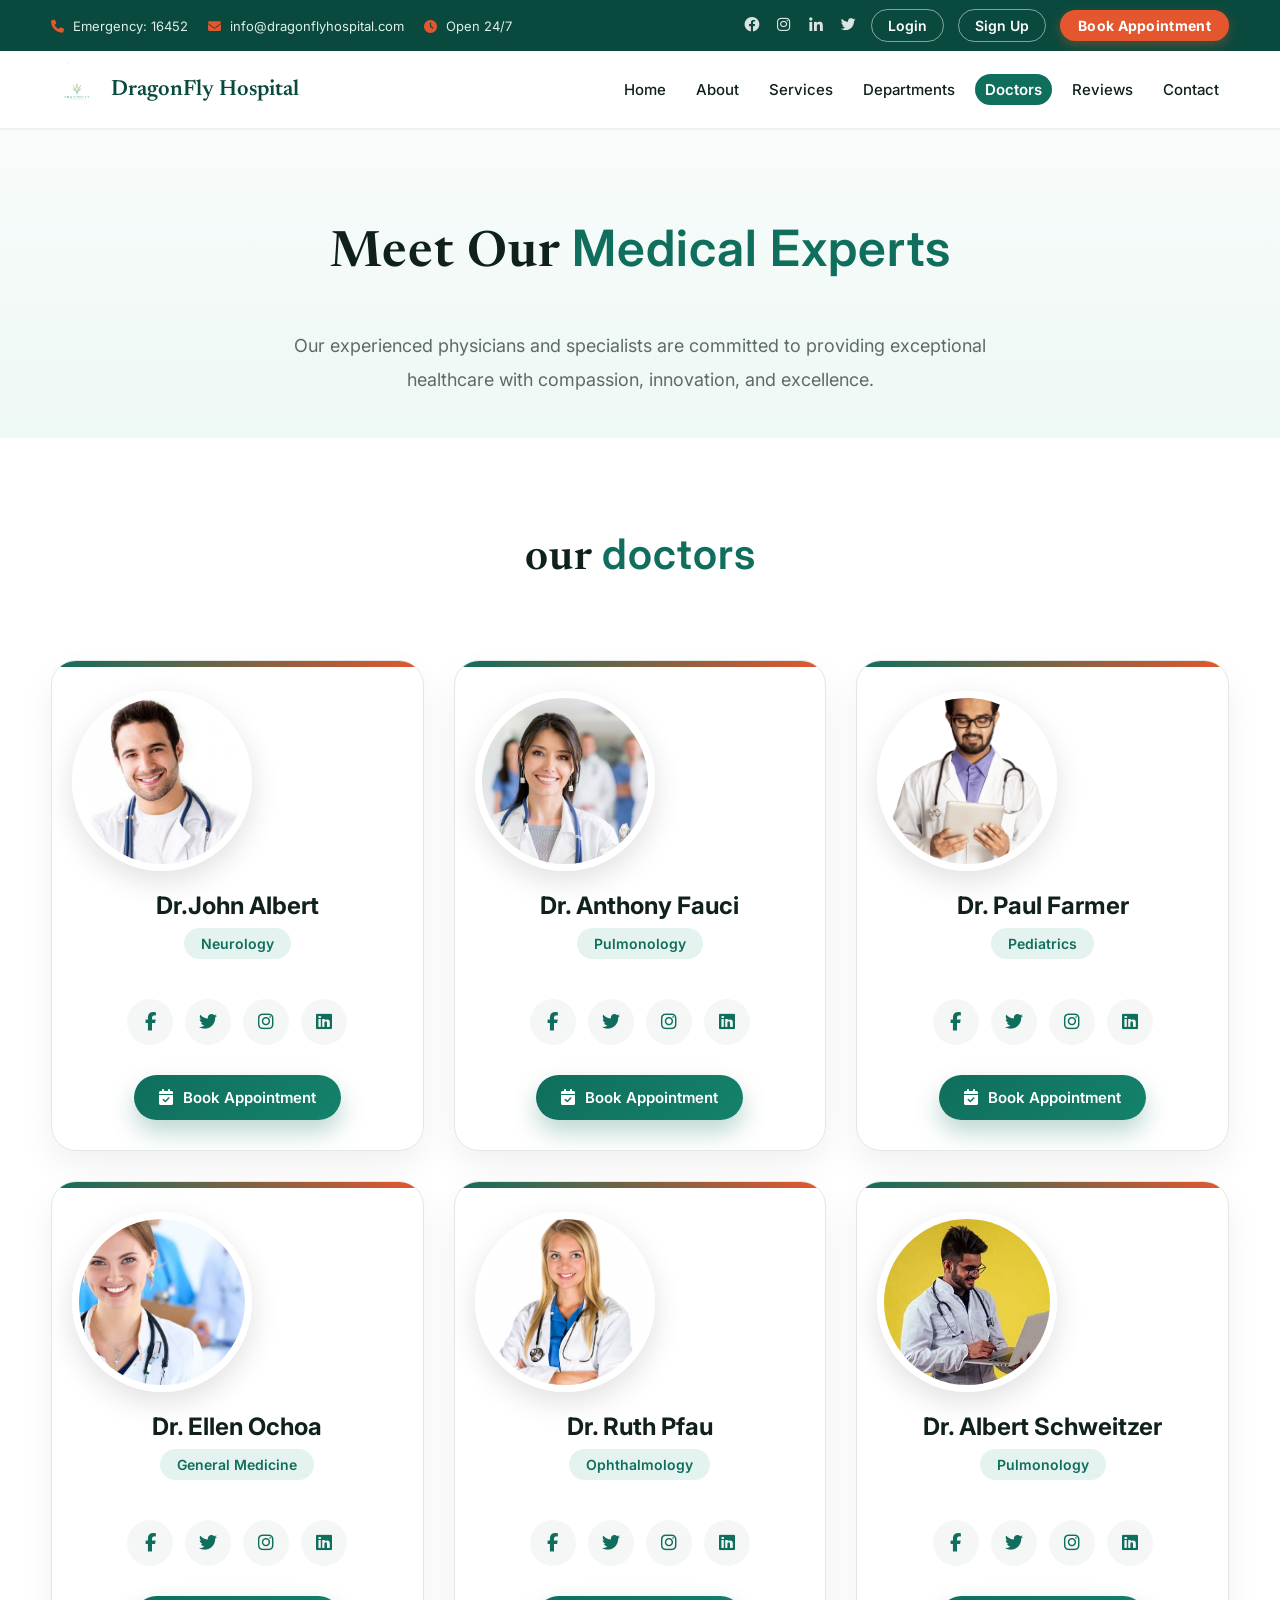
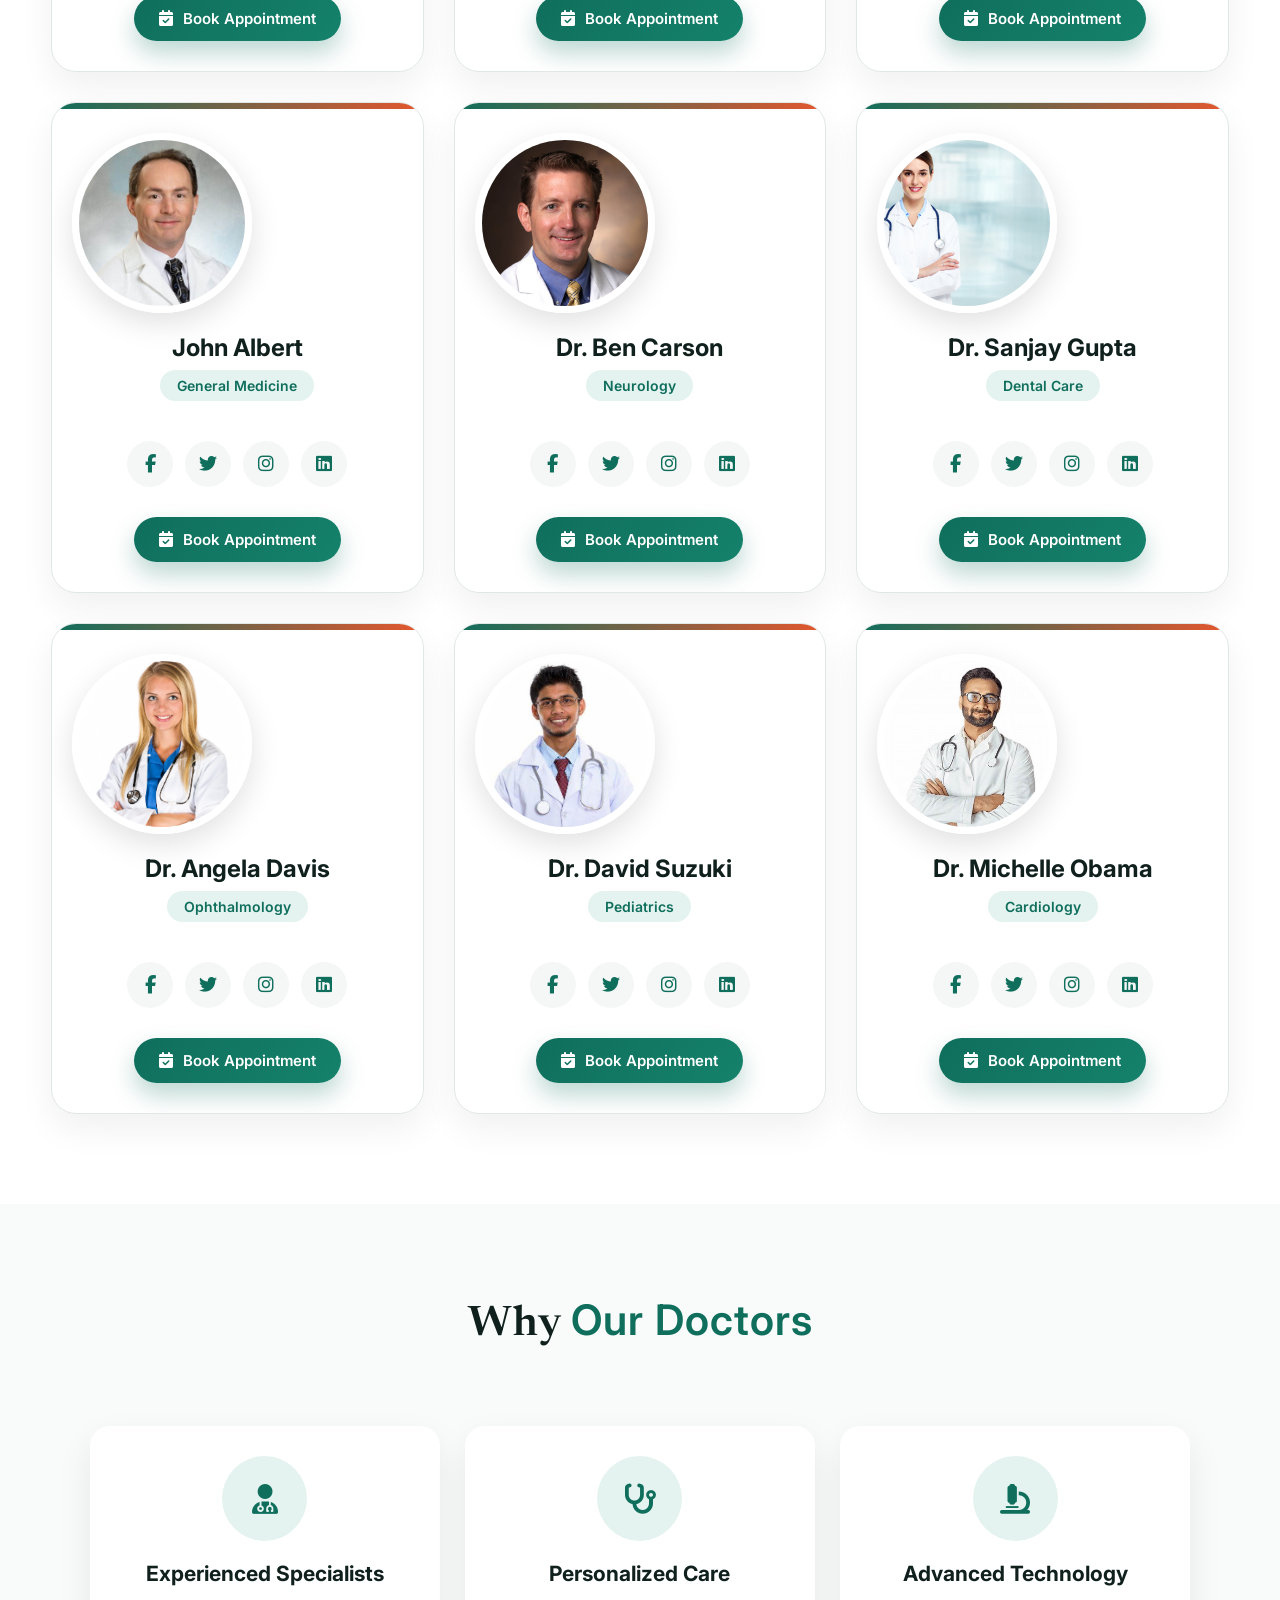
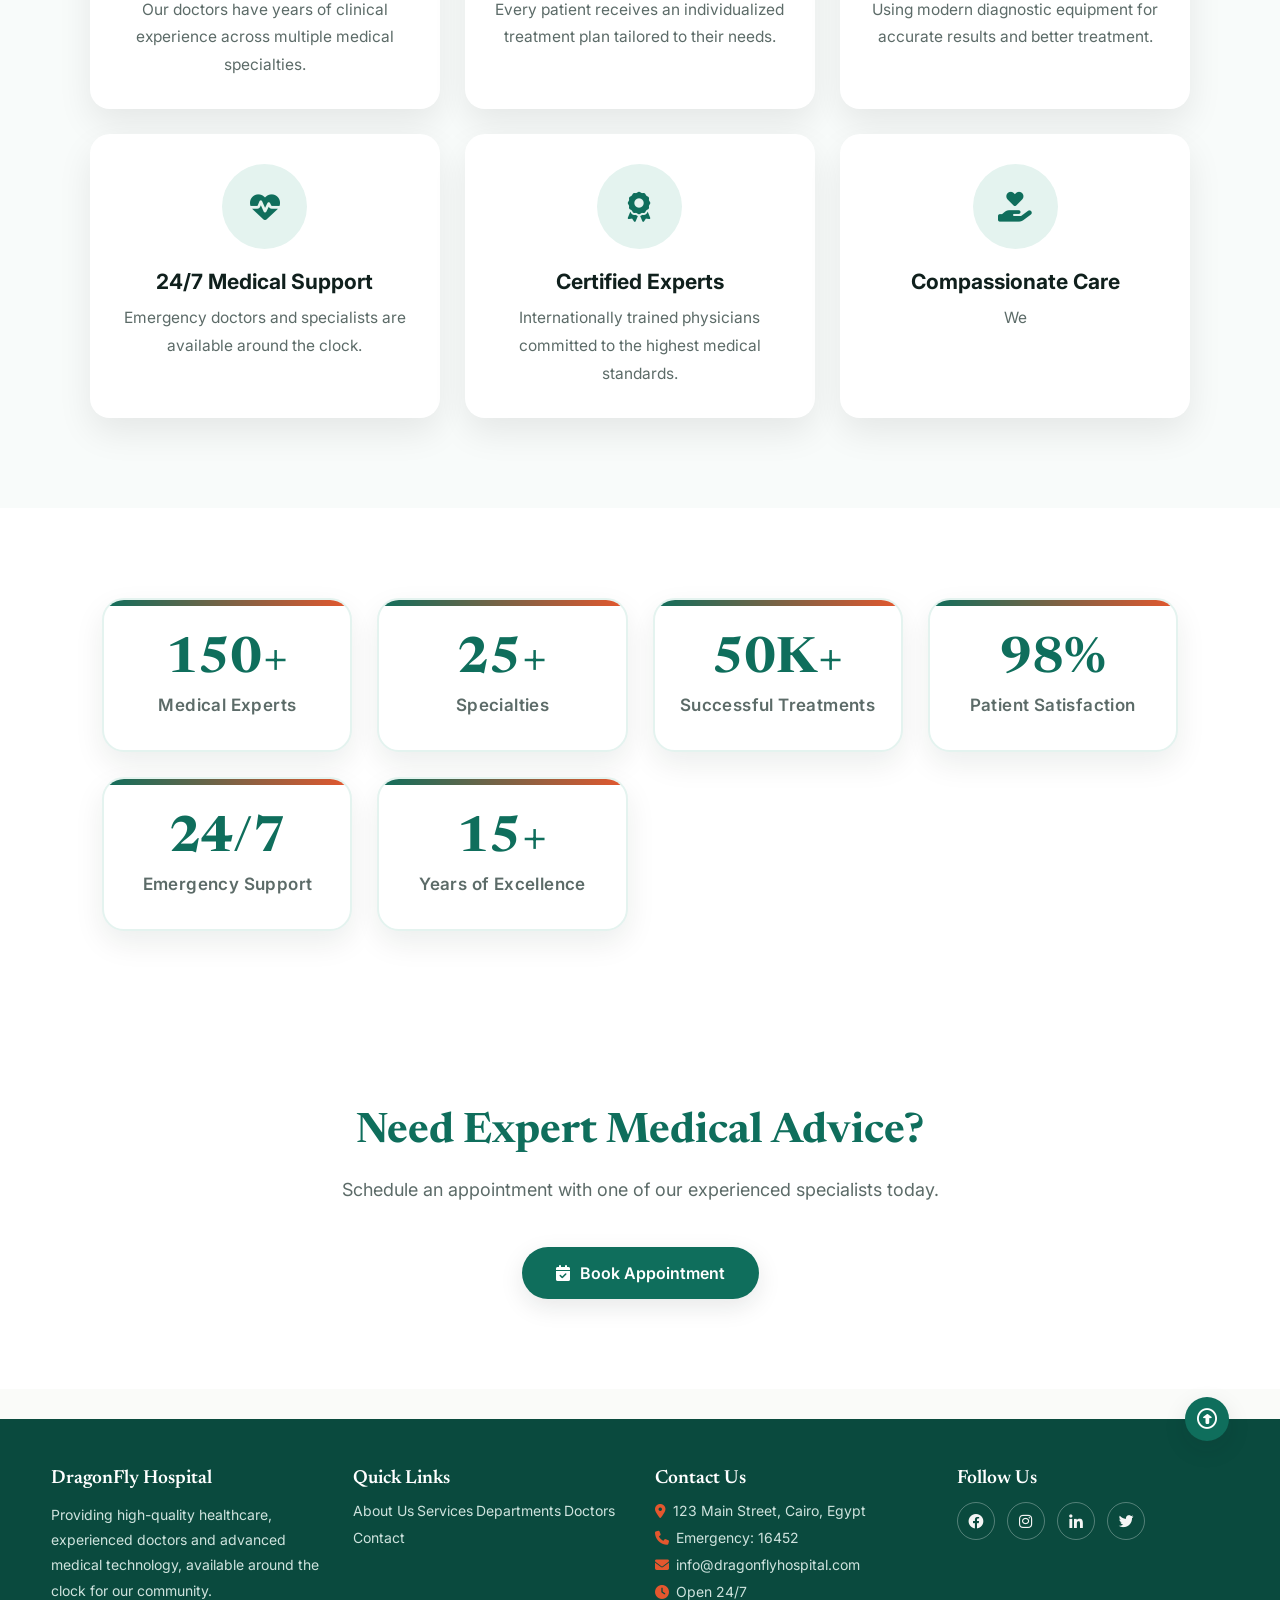
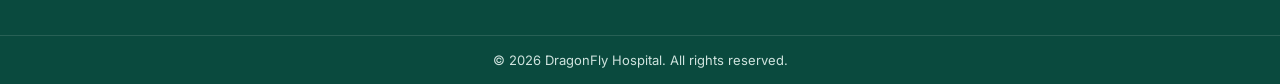
<file: Doctors.html>
<!doctype html>
<html lang="en">
  <head>
    <meta charset="UTF-8" />
    <meta name="viewport" content="width=device-width, initial-scale=1.0" />
    <meta
      name="description"
      content="DragonFly Hospital provides high-quality healthcare services, experienced doctors, emergency care, online appointments, and advanced medical technology."
    />

    <meta
      name="keywords"
      content="Hospital, Medical, Doctors, Healthcare, Appointment, Emergency"
    />

    <meta name="author" content="Omnia Abdelhares" />

    <title>Dragon Fly Hospital | Doctors</title>

    <link rel="icon" href="images/favicon.png" type="image/png" />
    <link rel="preconnect" href="https://fonts.googleapis.com" />
    <link rel="preconnect" href="https://fonts.gstatic.com" crossorigin />
    <link
      href="https://fonts.googleapis.com/css2?family=Inter:wght@400;500;600;700&family=Newsreader:wght@500;600;700&display=swap"
      rel="stylesheet"
    />
    <link rel="stylesheet" href="css/style.css" />
    <link
      href="https://unpkg.com/boxicons@2.1.4/css/boxicons.min.css"
      rel="stylesheet"
    />
    <link
      rel="stylesheet"
      href="https://cdnjs.cloudflare.com/ajax/libs/font-awesome/6.5.2/css/all.min.css"
      integrity="sha512-SnH5WK+bZxgPHs44uWIX+LLJAJ9/2PkPKZ5QiAj6Ta86w+fsb2TkcmfRyVX3pBnMFcV7oQPJkl9QevSCWr3W6A=="
      crossorigin="anonymous"
      referrerpolicy="no-referrer"
    />
  </head>

  <body>
    <div class="container">
      <header class="top-header">
        <div class="top-left">
          <span><i class="fa-solid fa-phone"></i> Emergency: 16452</span>

          <span
            ><i class="fa-solid fa-envelope"></i>
            info@dragonflyhospital.com</span
          >

          <span><i class="fa-solid fa-clock"></i> Open 24/7</span>
        </div>

        <div class="top-right">
          <a href="#" aria-label="Facebook"
            ><i class="bx bxl-facebook-circle"></i
          ></a>

          <a href="#" aria-label="Instagram"
            ><i class="bx bxl-instagram"></i
          ></a>

          <a href="#" aria-label="LinkedIn"><i class="bx bxl-linkedin"></i></a>

          <a href="#" aria-label="Twitter"><i class="bx bxl-twitter"></i></a>

          <a href="login.html" class="btn-login">Login</a>

          <a href="signup.html" class="btn-signup">Sign Up</a>

          <a href="booknow.html" class="btn-book">Book Appointment</a>
        </div>
      </header>

      <nav class="navbar">
        <div class="logo">
          <img src="images/logo.png" alt="DragonFly Hospital Logo" />

          <h2>DragonFly Hospital</h2>
        </div>

        <ul>
          <li><a href="index.html">Home</a></li>

          <li><a href="about.html">About</a></li>

          <li><a href="services.html">Services</a></li>

          <li>
            <a href="departments.html">Departments</a>
          </li>

          <li><a href="doctors.html" id="doc" class="active">Doctors</a></li>

          <li><a href="review.html">Reviews</a></li>

          <li><a href="contact.html">Contact</a></li>
        </ul>

        <div id="menu-btn" class="fas fa-bars" onclick="toggleMenu()"></div>
      </nav>
      <section class="doctors-hero">
        <h2 class="heading">Meet Our <span>Medical Experts</span></h2>

        <p class="section-text">
          Our experienced physicians and specialists are committed to providing
          exceptional healthcare with compassion, innovation, and excellence.
        </p>
      </section>

      <section class="doctors">
        <h1 class="heading">our <span>doctors </span></h1>
        <div class="box-container">
          <div class="box">
            <img src="images/doc2.png" alt="." />
            <h3>Dr.John Albert</h3>
            <span>Neurology</span>
            <div class="share">
              <a href="#" class="fab fa-facebook-f"></a>
              <a href="#" class="fab fa-twitter"></a>
              <a href="#" class="fab fa-instagram"></a>
              <a href="#" class="fab fa-linkedin"></a>
            </div>
            <a href="booknow.html" class="btn">
              <i class="fa-solid fa-calendar-check"></i>
              Book Appointment
            </a>
          </div>

          <div class="box">
            <img src="images/doc4.png" alt="." />
            <h3>Dr. Anthony Fauci</h3>
            <span>Pulmonology</span>
            <div class="share">
              <a href="#" class="fab fa-facebook-f"></a>
              <a href="#" class="fab fa-twitter"></a>
              <a href="#" class="fab fa-instagram"></a>
              <a href="#" class="fab fa-linkedin"></a>
            </div>
            <a href="booknow.html" class="btn">
              <i class="fa-solid fa-calendar-check"></i>
              Book Appointment
            </a>
          </div>

          <div class="box">
            <img src="images/doc11.png" alt="." />
            <h3>Dr. Paul Farmer</h3>
            <span>Pediatrics</span>
            <div class="share">
              <a href="#" class="fab fa-facebook-f"></a>
              <a href="#" class="fab fa-twitter"></a>
              <a href="#" class="fab fa-instagram"></a>
              <a href="#" class="fab fa-linkedin"></a>
            </div>
            <a href="booknow.html" class="btn">
              <i class="fa-solid fa-calendar-check"></i>
              Book Appointment
            </a>
          </div>

          <div class="box">
            <img src="images/doc10.webp" alt="." />
            <h3>Dr. Ellen Ochoa</h3>
            <span>General Medicine</span>
            <div class="share">
              <a href="#" class="fab fa-facebook-f"></a>
              <a href="#" class="fab fa-twitter"></a>
              <a href="#" class="fab fa-instagram"></a>
              <a href="#" class="fab fa-linkedin"></a>
            </div>
            <a href="booknow.html" class="btn">
              <i class="fa-solid fa-calendar-check"></i>
              Book Appointment
            </a>
          </div>

          <div class="box">
            <img src="images/doc1.png" alt="." />
            <h3>Dr. Ruth Pfau</h3>
            <span>Ophthalmology</span>
            <div class="share">
              <a href="#" class="fab fa-facebook-f"></a>
              <a href="#" class="fab fa-twitter"></a>
              <a href="#" class="fab fa-instagram"></a>
              <a href="#" class="fab fa-linkedin"></a>
            </div>
            <a href="booknow.html" class="btn">
              <i class="fa-solid fa-calendar-check"></i>
              Book Appointment
            </a>
          </div>

          <div class="box">
            <img src="images/doc3.jpeg" alt="." />
            <h3>Dr. Albert Schweitzer</h3>
            <span>Pulmonology</span>
            <div class="share">
              <a href="#" class="fab fa-facebook-f"></a>
              <a href="#" class="fab fa-twitter"></a>
              <a href="#" class="fab fa-instagram"></a>
              <a href="#" class="fab fa-linkedin"></a>
            </div>
            <a href="booknow.html" class="btn">
              <i class="fa-solid fa-calendar-check"></i>
              Book Appointment
            </a>
          </div>
          <div class="box">
            <img src="images/doc6.jpeg" alt="." />
            <h3>John Albert</h3>
            <span>General Medicine</span>
            <div class="share">
              <a href="#" class="fab fa-facebook-f"></a>
              <a href="#" class="fab fa-twitter"></a>
              <a href="#" class="fab fa-instagram"></a>
              <a href="#" class="fab fa-linkedin"></a>
            </div>
            <a href="booknow.html" class="btn">
              <i class="fa-solid fa-calendar-check"></i>
              Book Appointment
            </a>
          </div>

          <div class="box">
            <img src="images/doc7.png" alt="." />
            <h3>Dr. Ben Carson</h3>
            <span>Neurology</span>
            <div class="share">
              <a href="#" class="fab fa-facebook-f"></a>
              <a href="#" class="fab fa-twitter"></a>
              <a href="#" class="fab fa-instagram"></a>
              <a href="#" class="fab fa-linkedin"></a>
            </div>
            <a href="booknow.html" class="btn">
              <i class="fa-solid fa-calendar-check"></i>
              Book Appointment
            </a>
          </div>

          <div class="box">
            <img src="images/doc8.jpeg" alt="." />
            <h3>Dr. Sanjay Gupta</h3>
            <span>Dental Care</span>
            <div class="share">
              <a href="#" class="fab fa-facebook-f"></a>
              <a href="#" class="fab fa-twitter"></a>
              <a href="#" class="fab fa-instagram"></a>
              <a href="#" class="fab fa-linkedin"></a>
            </div>
            <a href="booknow.html" class="btn">
              <i class="fa-solid fa-calendar-check"></i>
              Book Appointment
            </a>
          </div>

          <div class="box">
            <img src="images/doc1.png" alt="." />
            <h3>Dr. Angela Davis</h3>
            <span>Ophthalmology</span>
            <div class="share">
              <a href="#" class="fab fa-facebook-f"></a>
              <a href="#" class="fab fa-twitter"></a>
              <a href="#" class="fab fa-instagram"></a>
              <a href="#" class="fab fa-linkedin"></a>
            </div>
            <a href="booknow.html" class="btn">
              <i class="fa-solid fa-calendar-check"></i>
              Book Appointment
            </a>
          </div>

          <div class="box">
            <img src="images/doc33.jpeg" alt="." />
            <h3>Dr. David Suzuki</h3>
            <span>Pediatrics</span>
            <div class="share">
              <a href="#" class="fab fa-facebook-f"></a>
              <a href="#" class="fab fa-twitter"></a>
              <a href="#" class="fab fa-instagram"></a>
              <a href="#" class="fab fa-linkedin"></a>
            </div>
            <a href="booknow.html" class="btn">
              <i class="fa-solid fa-calendar-check"></i>
              Book Appointment
            </a>
          </div>
          <div class="box">
            <img src="images/doc22.jpeg" alt="." />
            <h3>Dr. Michelle Obama</h3>
            <span>Cardiology</span>
            <div class="share">
              <a href="#" class="fab fa-facebook-f"></a>
              <a href="#" class="fab fa-twitter"></a>
              <a href="#" class="fab fa-instagram"></a>
              <a href="#" class="fab fa-linkedin"></a>
            </div>
            <a href="booknow.html" class="btn">
              <i class="fa-solid fa-calendar-check"></i>
              Book Appointment
            </a>
          </div>
        </div>
        <!-- end of box-container div-->
      </section>

      <section class="doctor-features">
        <h2 class="heading">Why <span>Our Doctors</span></h2>

        <div class="cards">
          <div class="card">
            <i class="fa-solid fa-user-doctor"></i>
            <h3>Experienced Specialists</h3>
            <p>
              Our doctors have years of clinical experience across multiple
              medical specialties.
            </p>
          </div>

          <div class="card">
            <i class="fa-solid fa-stethoscope"></i>
            <h3>Personalized Care</h3>
            <p>
              Every patient receives an individualized treatment plan tailored
              to their needs.
            </p>
          </div>

          <div class="card">
            <i class="fa-solid fa-microscope"></i>
            <h3>Advanced Technology</h3>
            <p>
              Using modern diagnostic equipment for accurate results and better
              treatment.
            </p>
          </div>

          <div class="card">
            <i class="fa-solid fa-heart-pulse"></i>
            <h3>24/7 Medical Support</h3>
            <p>
              Emergency doctors and specialists are available around the clock.
            </p>
          </div>

          <div class="card">
            <i class="fa-solid fa-award"></i>
            <h3>Certified Experts</h3>
            <p>
              Internationally trained physicians committed to the highest
              medical standards.
            </p>
          </div>

          <div class="card">
            <i class="fa-solid fa-hand-holding-heart"></i>
            <h3>Compassionate Care</h3>
            <p>We</p>
          </div>
        </div>
      </section>

      <section class="doctor-stats">
        <div class="stat-box">
          <h2>150+</h2>
          <p>Medical Experts</p>
        </div>

        <div class="stat-box">
          <h2>25+</h2>
          <p>Specialties</p>
        </div>

        <div class="stat-box">
          <h2>50K+</h2>
          <p>Successful Treatments</p>
        </div>

        <div class="stat-box">
          <h2>98%</h2>
          <p>Patient Satisfaction</p>
        </div>

        <div class="stat-box">
          <h2>24/7</h2>
          <p>Emergency Support</p>
        </div>

        <div class="stat-box">
          <h2>15+</h2>
          <p>Years of Excellence</p>
        </div>
      </section>

      <section class="doctor-cta">
        <h2>Need Expert Medical Advice?</h2>

        <p>
          Schedule an appointment with one of our experienced specialists today.
        </p>

        <a href="booknow.html" class="btn">
          <i class="fa-solid fa-calendar-check"></i>
          Book Appointment
        </a>
      </section>

      <!-- footer starts -->
      <footer class="site-footer">
        <div class="footer-container">
          <div class="footer-col">
            <h3>DragonFly Hospital</h3>
            <p>
              Providing high-quality healthcare, experienced doctors and
              advanced medical technology, available around the clock for our
              community.
            </p>
          </div>

          <div class="footer-col">
            <h3>Quick Links</h3>
            <ul>
              <li><a href="about.html">About Us</a></li>
              <li><a href="services.html">Services</a></li>
              <li><a href="departments.html">Departments</a></li>
              <li><a href="doctors.html">Doctors</a></li>
              <li><a href="contact.html">Contact</a></li>
            </ul>
          </div>

          <div class="footer-col">
            <h3>Contact Us</h3>
            <ul>
              <li>
                <i class="fa-solid fa-location-dot"></i> 123 Main Street, Cairo,
                Egypt
              </li>
              <li><i class="fa-solid fa-phone"></i> Emergency: 16452</li>
              <li>
                <i class="fa-solid fa-envelope"></i> info@dragonflyhospital.com
              </li>
              <li><i class="fa-solid fa-clock"></i> Open 24/7</li>
            </ul>
          </div>

          <div class="footer-col">
            <h3>Follow Us</h3>
            <div class="footer-social">
              <a href="#" aria-label="Facebook"
                ><i class="bx bxl-facebook-circle"></i
              ></a>
              <a href="#" aria-label="Instagram"
                ><i class="bx bxl-instagram"></i
              ></a>
              <a href="#" aria-label="LinkedIn"
                ><i class="bx bxl-linkedin"></i
              ></a>
              <a href="#" aria-label="Twitter"
                ><i class="bx bxl-twitter"></i
              ></a>
            </div>
          </div>
        </div>

        <div class="footer-bottom">
          <p>&copy; 2026 DragonFly Hospital. All rights reserved.</p>
          <span
            onclick="topp()"
            id="btn"
            class="fa-regular fa-circle-up"
            aria-label="Back to top"
            role="button"
            tabindex="0"
          ></span>
        </div>
      </footer>
      <!-- footer ends -->
    </div>
    <!-- end of container div-->

    <script>
      let doc = document.getElementById("doc");
      let btn = document.getElementById("btn");
      function toggleMenu() {
        document.querySelector(".navbar ul").classList.toggle("active");
      }
      function topp() {
        scroll({ top: 0, behavior: "smooth" });
      }
    </script>
  </body>
</html>
</file>
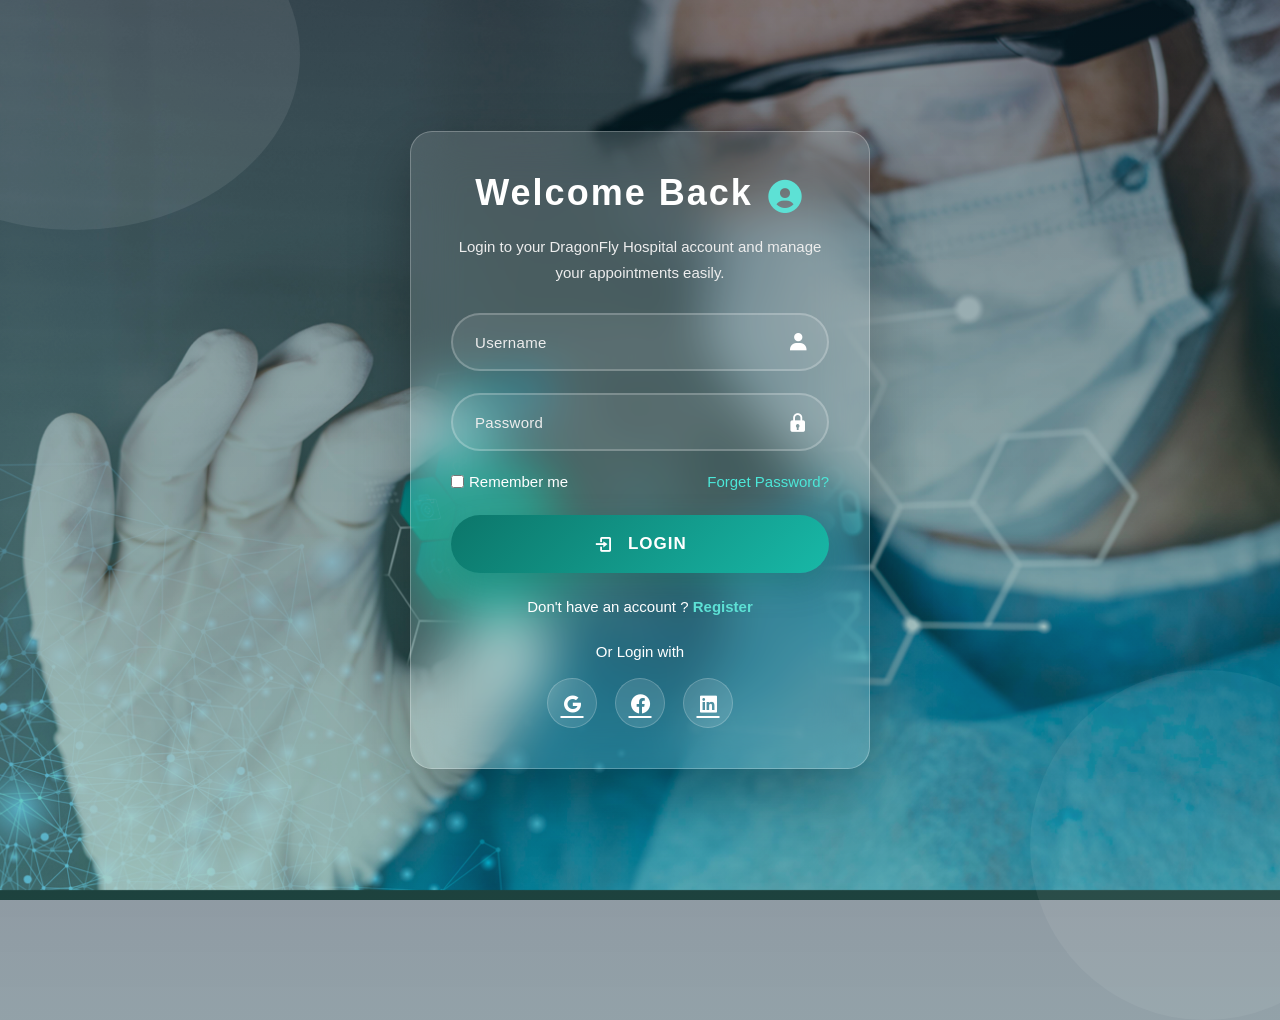
<file: Login.html>
<!doctype html>
<html lang="en">
  <head>
    <meta charset="UTF-8" />
    <title>login form</title>
    <link rel="stylesheet" href="css/Login.css" />
    <link
      href="https://unpkg.com/boxicons@2.1.4/css/boxicons.min.css"
      rel="stylesheet"
    />
  </head>
  <body>
    <div class="wrapper" id="divForm">
      <form action="index.html" method="get" id="formm">
        <div class="title">
          <h1>Welcome Back</h1>

          <i class="bx bxs-user-circle"></i>
        </div>

        <p class="desc">
          Login to your DragonFly Hospital account and manage your appointments
          easily.
        </p>
        <div class="inputbox">
          <input type="text" id="name" placeholder="Username" required />
          <i class="bx bxs-user"></i>
        </div>
        <div class="inputbox">
          <input type="password" id="pass" placeholder="Password" required />
          <i class="bx bxs-lock"></i>
        </div>
        <div class="remember-forget">
          <label><input type="checkbox" />Remember me</label>
          <a href="#">Forget Password?</a>
        </div>

        <button type="submit" class="btn">
          <i class="bx bx-log-in"></i>
          Login
        </button>

        <div class="register-link">
          <p>Don't have an account ? <a href="signup.html">Register</a></p>
        </div>

        <div class="social-login">
          <p>Or Login with</p>

          <div class="social-icons">
            <a href="#"><i class="bx bxl-google"></i></a>

            <a href="#"><i class="bx bxl-facebook-circle"></i></a>

            <a href="#"><i class="bx bxl-linkedin-square"></i></a>
          </div>
        </div>
      </form>
    </div>
  </body>
</html>
</file>
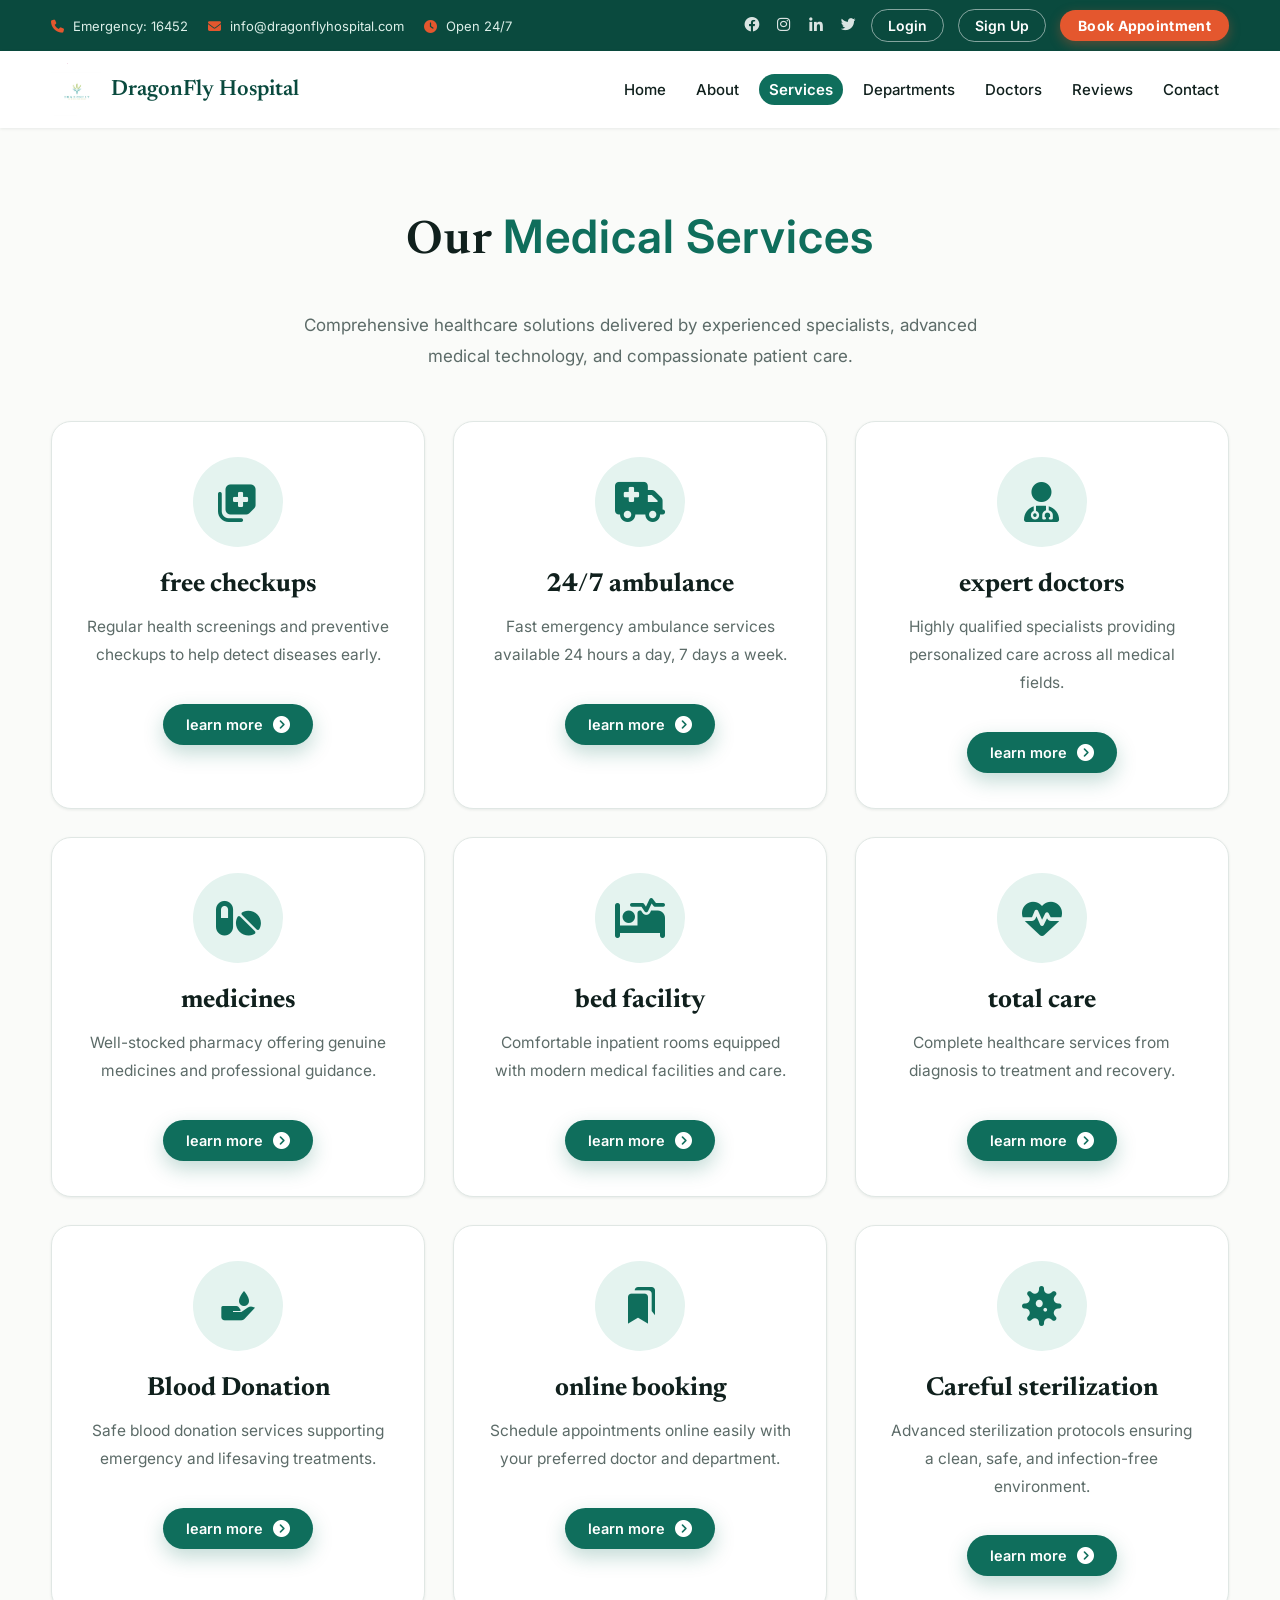
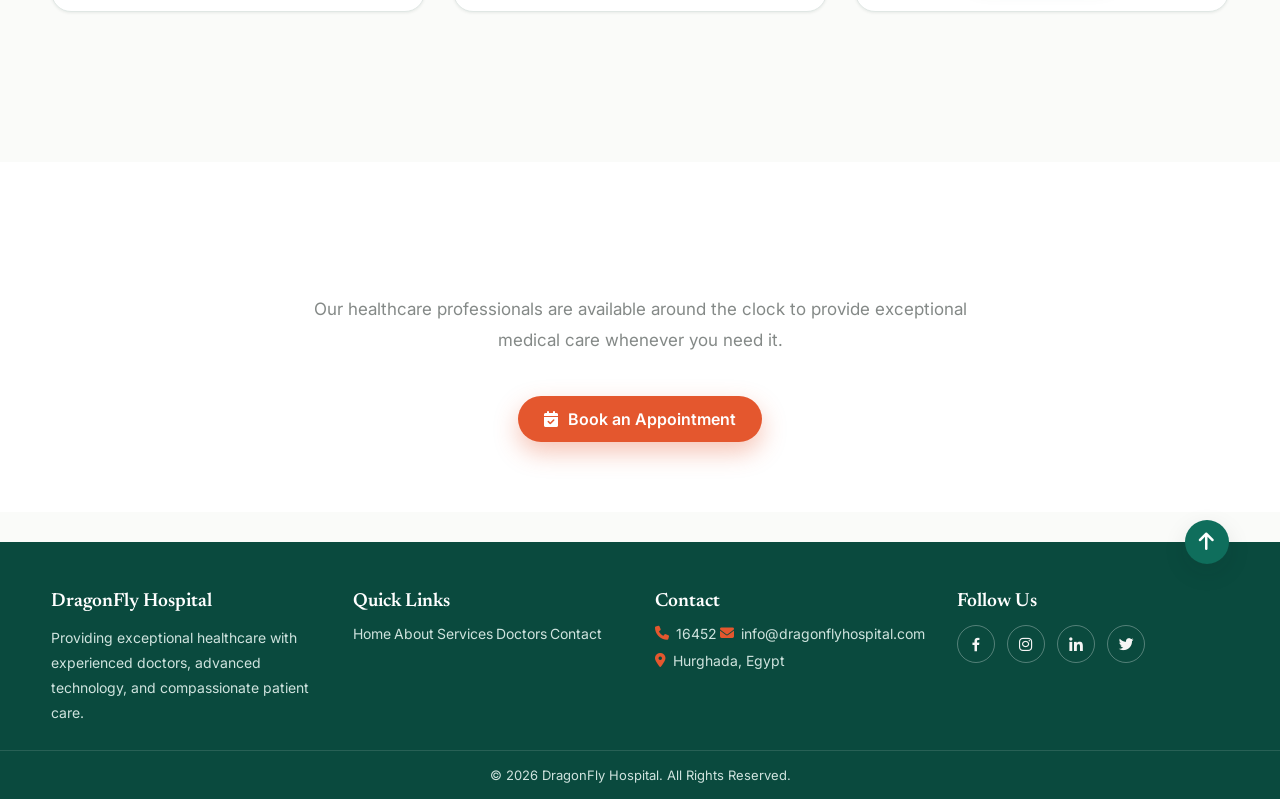
<file: Services.html>
<!doctype html>
<html lang="en">
  <head>
    <meta charset="UTF-8" />
    <meta name="viewport" content="width=device-width, initial-scale=1.0" />
    <meta
      name="description"
      content="DragonFly Hospital provides high-quality healthcare services, experienced doctors, emergency care, online appointments, and advanced medical technology."
    />

    <meta
      name="keywords"
      content="Hospital, Medical, Doctors, Healthcare, Appointment, Emergency"
    />

    <meta name="author" content="Omnia Abdelhares" />

    <title>Dragon Fly Hospital | Services</title>

    <link rel="icon" href="images/favicon.png" type="image/png" />
    <link rel="preconnect" href="https://fonts.googleapis.com" />
    <link rel="preconnect" href="https://fonts.gstatic.com" crossorigin />
    <link
      href="https://fonts.googleapis.com/css2?family=Inter:wght@400;500;600;700&family=Newsreader:wght@500;600;700&display=swap"
      rel="stylesheet"
    />
    <link rel="stylesheet" href="css/style.css" />
    <link
      href="https://unpkg.com/boxicons@2.1.4/css/boxicons.min.css"
      rel="stylesheet"
    />
    <link
      rel="stylesheet"
      href="https://cdnjs.cloudflare.com/ajax/libs/font-awesome/6.5.2/css/all.min.css"
      integrity="sha512-SnH5WK+bZxgPHs44uWIX+LLJAJ9/2PkPKZ5QiAj6Ta86w+fsb2TkcmfRyVX3pBnMFcV7oQPJkl9QevSCWr3W6A=="
      crossorigin="anonymous"
      referrerpolicy="no-referrer"
    />
  </head>
  <body>
    <div class="container">
      <header class="top-header">
        <div class="top-left">
          <span><i class="fa-solid fa-phone"></i> Emergency: 16452</span>

          <span
            ><i class="fa-solid fa-envelope"></i>
            info@dragonflyhospital.com</span
          >

          <span><i class="fa-solid fa-clock"></i> Open 24/7</span>
        </div>

        <div class="top-right">
          <a href="#" aria-label="Facebook"
            ><i class="bx bxl-facebook-circle"></i
          ></a>

          <a href="#" aria-label="Instagram"
            ><i class="bx bxl-instagram"></i
          ></a>

          <a href="#" aria-label="LinkedIn"><i class="bx bxl-linkedin"></i></a>

          <a href="#" aria-label="Twitter"><i class="bx bxl-twitter"></i></a>

          <a href="login.html" class="btn-login">Login</a>

          <a href="signup.html" class="btn-signup">Sign Up</a>

          <a href="booknow.html" class="btn-book">Book Appointment</a>
        </div>
      </header>

      <nav class="navbar">
        <div class="logo">
          <img src="images/logo.png" alt="DragonFly Hospital Logo" />

          <h2>DragonFly Hospital</h2>
        </div>

        <ul>
          <li><a href="index.html">Home</a></li>

          <li><a href="about.html">About</a></li>

          <li><a href="services.html" class="active">Services</a></li>

          <li><a href="departments.html">Departments</a></li>

          <li><a href="doctors.html">Doctors</a></li>

          <li><a href="review.html">Reviews</a></li>

          <li><a href="contact.html">Contact</a></li>
        </ul>

        <div id="menu-btn" class="fas fa-bars" onclick="toggleMenu()"></div>
      </nav>

      <section class="services" id="services">
        <h2 class="heading">Our <span>Medical Services</span></h2>

        <p class="section-text">
          Comprehensive healthcare solutions delivered by experienced
          specialists, advanced medical technology, and compassionate patient
          care.
        </p>

        <div class="box-container">
          <div class="box">
            <i class="fas fa-notes-medical"></i>
            <h3>free checkups</h3>
            <p>
              Regular health screenings and preventive checkups to help detect
              diseases early.
            </p>
            <a href="#" class="btn">
              learn more <span class="fa-solid fa-circle-chevron-right"></span
            ></a>
          </div>

          <div class="box">
            <i class="fas fa-ambulance"></i>
            <h3>24/7 ambulance</h3>
            <p>
              Fast emergency ambulance services available 24 hours a day, 7 days
              a week.
            </p>
            <a href="#" class="btn">
              learn more <span class="fa-solid fa-circle-chevron-right"></span
            ></a>
          </div>

          <div class="box">
            <i class="fas fa-user-md"></i>
            <h3>expert doctors</h3>
            <p>
              Highly qualified specialists providing personalized care across
              all medical fields.
            </p>
            <a href="#" class="btn">
              learn more <span class="fa-solid fa-circle-chevron-right"></span
            ></a>
          </div>

          <div class="box">
            <i class="fas fa-pills"></i>
            <h3>medicines</h3>
            <p>
              Well-stocked pharmacy offering genuine medicines and professional
              guidance.
            </p>
            <a href="#" class="btn">
              learn more <span class="fa-solid fa-circle-chevron-right"></span
            ></a>
          </div>

          <div class="box">
            <i class="fas fa-procedures"></i>
            <h3>bed facility</h3>
            <p>
              Comfortable inpatient rooms equipped with modern medical
              facilities and care.
            </p>
            <a href="#" class="btn">
              learn more <span class="fa-solid fa-circle-chevron-right"></span
            ></a>
          </div>

          <div class="box">
            <i class="fas fa-heartbeat"></i>
            <h3>total care</h3>
            <p>
              Complete healthcare services from diagnosis to treatment and
              recovery.
            </p>
            <a href="#" class="btn">
              learn more <span class="fa-solid fa-circle-chevron-right"></span
            ></a>
          </div>

          <div class="box">
            <i class="bx bxs-donate-blood"></i>

            <h3>Blood Donation</h3>

            <p>
              Safe blood donation services supporting emergency and lifesaving
              treatments.
            </p>
            <a href="#" class="btn">
              learn more <span class="fa-solid fa-circle-chevron-right"></span
            ></a>
          </div>

          <div class="box">
            <i class="bx bxs-bookmarks"></i>
            <h3>online booking</h3>
            <p>
              Schedule appointments online easily with your preferred doctor and
              department.
            </p>
            <a href="#" class="btn">
              learn more <span class="fa-solid fa-circle-chevron-right"></span
            ></a>
          </div>

          <div class="box">
            <i class="fa-solid fa-virus"></i>
            <h3>Careful sterilization</h3>
            <p>
              Advanced sterilization protocols ensuring a clean, safe, and
              infection-free environment.
            </p>
            <a href="#" class="btn">
              learn more <span class="fa-solid fa-circle-chevron-right"></span
            ></a>
          </div>
        </div>
      </section>
    </div>

    <section class="services-cta">
      <h2>Need Medical Assistance?</h2>

      <p>
        Our healthcare professionals are available around the clock to provide
        exceptional medical care whenever you need it.
      </p>

      <a href="booknow.html" class="btn">
        <i class="fa-solid fa-calendar-check"></i>
        Book an Appointment
      </a>
    </section>
    <!-- Footer -->

    <footer class="site-footer">
      <span onclick="topp()" id="btn" class="fa-solid fa-arrow-up"></span>

      <div class="footer-container">
        <div class="footer-col">
          <h3>DragonFly Hospital</h3>

          <p>
            Providing exceptional healthcare with experienced doctors, advanced
            technology, and compassionate patient care.
          </p>
        </div>

        <div class="footer-col">
          <h3>Quick Links</h3>

          <ul>
            <li><a href="index.html">Home</a></li>
            <li><a href="about.html">About</a></li>
            <li><a href="services.html">Services</a></li>
            <li><a href="doctors.html">Doctors</a></li>
            <li><a href="contact.html">Contact</a></li>
          </ul>
        </div>

        <div class="footer-col">
          <h3>Contact</h3>

          <ul>
            <li>
              <i class="fa-solid fa-phone"></i>
              16452
            </li>

            <li>
              <i class="fa-solid fa-envelope"></i>
              info@dragonflyhospital.com
            </li>

            <li>
              <i class="fa-solid fa-location-dot"></i>
              Hurghada, Egypt
            </li>
          </ul>
        </div>

        <div class="footer-col">
          <h3>Follow Us</h3>

          <div class="footer-social">
            <a href="#"><i class="bx bxl-facebook"></i></a>
            <a href="#"><i class="bx bxl-instagram"></i></a>
            <a href="#"><i class="bx bxl-linkedin"></i></a>
            <a href="#"><i class="bx bxl-twitter"></i></a>
          </div>
        </div>
      </div>

      <div class="footer-bottom">
        <p>© 2026 DragonFly Hospital. All Rights Reserved.</p>
      </div>
    </footer>

    <script>
      function topp() {
        scroll({ top: 0, behavior: "smooth" });
      }
    </script>
  </body>
</html>
</file>
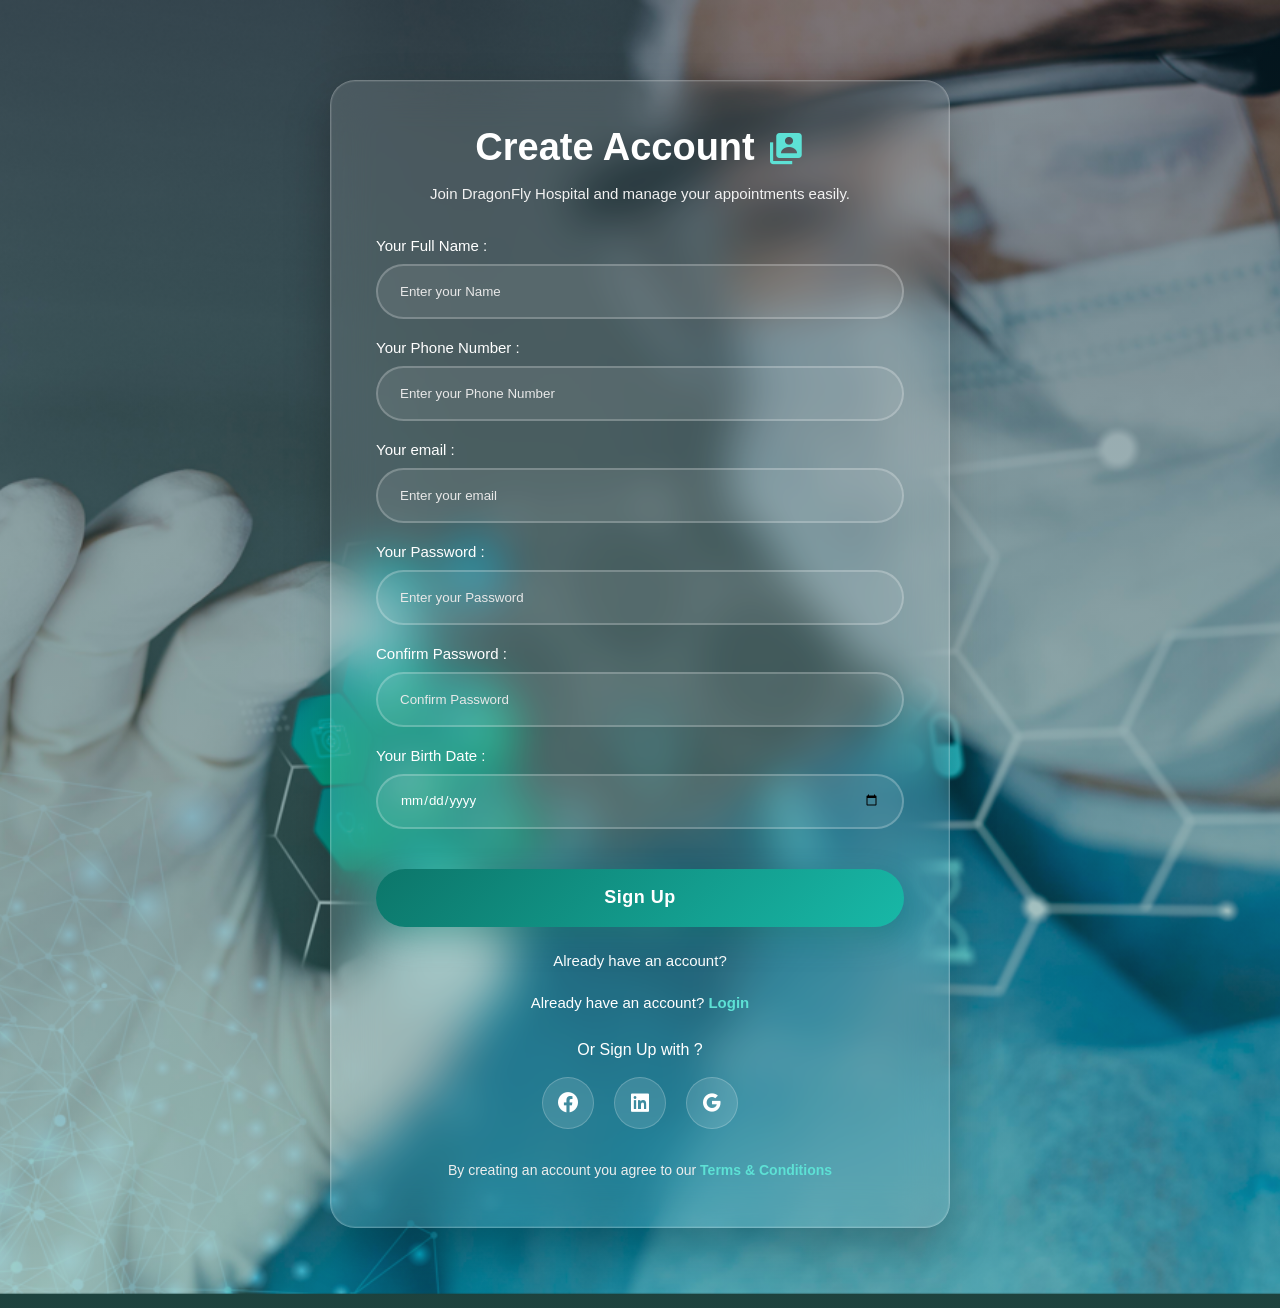
<file: signup.html>
<!DOCTYPE html>
<html lang="en">
<head>
    <meta charset="UTF-8">
    <meta name="viewport" content="width=device-width, initial-scale=1.0">
    <title>Sign-Up</title>
    <link rel="stylesheet" href="css/SignUp.css">
    <link href='https://unpkg.com/boxicons@2.1.4/css/boxicons.min.css' rel='stylesheet'>
   
</head>

<body>
    <div class="wrapper">
<form action="index.html" id="form" autocomplete="off">

<div class="title">
    <h1>Create Account</h1>
    <i class='bx bxs-user-account'></i>
</div>

<p class="desc">
    Join DragonFly Hospital and manage your appointments easily.
</p>
    <div class="inputbox">
<label for="Name">Your Full Name :</label>
<input type="text" placeholder="Enter your Name" id="Name" name="Name" required> 
 </div>

<div class="inputbox">
<label for="number">Your Phone Number :</label>
<input
type="tel"
placeholder="Enter your Phone Number"
required>
</div>
<div class="inputbox">
<label for="email">Your email :</label> 
<input type="email" placeholder="Enter your email" id="email" name="email" required>  
</div>

<div class="inputbox">
<label for="pass">Your Password :</label>  
<input type="password" placeholder="Enter your Password" minlength="8"  id="pass"name="pass" required>
</div>

<div class="inputbox">

<label for="confirm">
Confirm Password :
</label>

<input
type="password"
id="confirm"
placeholder="Confirm Password"
required>

</div>

<div class="inputbox">
<label for="bd">Your Birth Date :</label> 
<input type="date" placeholder="Enter your Birthdate" id="bd" name="bd" required> <br>
</div>
<button type="submit" class="btn">Sign Up</button>  
<div class="login-link">

Already have an account?
<div class="login-link">
    Already have an account?
    <a href="login.html">Login</a>
</div>

</div>
<div class="anotherSignUp">
<p>Or Sign Up with ?</p>
  <div class="icon">
    <i class='bx bxl-facebook-circle'></i>
    <i class='bx bxl-linkedin-square'></i>
   <i class='bx bxl-google'></i>
  </div>
</div>

<p class="terms">

By creating an account you agree to our

<a href="#">

Terms & Conditions

</a>

</p>
</form>
</div>
</div>
</body>
</html>
</file>
<file: css/style.css>
/* ============================================================
   DragonFly Hospital — Design Tokens
   All colors, fonts and spacing live here so every component
   below reuses the same system instead of hard-coded values.
   ============================================================ */
:root {
  /* Color */
  --color-primary: #0f6e5c;
  --color-primary-dark: #0a4a3e;
  --color-primary-light: #e4f3ef;
  --color-accent: #e4572e;
  --color-accent-dark: #c8481f;
  --color-ink: #10201d;
  --color-muted: #5c6b68;
  --color-bg: #fafbf9;
  --color-surface: #ffffff;
  --color-border: #e0e7e4;

  /* Elevation */
  --shadow-sm: 0 1px 3px rgba(16, 32, 29, 0.08);
  --shadow-md: 0 8px 24px rgba(16, 32, 29, 0.1);
  --shadow-lg: 0 20px 40px rgba(16, 32, 29, 0.14);

  /* Shape & motion */
  --radius-sm: 0.6rem;
  --radius-md: 1.2rem;
  --radius-lg: 2rem;
  --radius-pill: 999px;
  --ease: cubic-bezier(0.4, 0, 0.2, 1);
}

* {
  padding: 0;
  margin: 0;
  font-family: 'Inter', system-ui, -apple-system, BlinkMacSystemFont, 'Segoe UI', Roboto, sans-serif;
  box-sizing: border-box;
  outline: none;
  border: none;
  transition: color .2s var(--ease), background-color .2s var(--ease), border-color .2s var(--ease), box-shadow .2s var(--ease), transform .2s var(--ease);
  text-decoration: none;
  /* NOTE: removed global text-transform: capitalize — it was
     capitalizing every word in body copy, not just headings. */
}

body {
  width: 100%;
  background: var(--color-bg);
  color: var(--color-ink);
}

html {
  font-size: 62.5%;
  overflow-x: hidden;
  scroll-padding-top: 8rem;
  scroll-behavior: smooth;
}

@media (prefers-reduced-motion: reduce) {
  html {
    scroll-behavior: auto;
  }

  * {
    animation-duration: 0.01ms !important;
    transition-duration: 0.01ms !important;
  }
}

/* Visible keyboard focus for every interactive element */
a:focus-visible,
button:focus-visible,
#menu-btn:focus-visible,
#btn:focus-visible {
  outline: 2px solid var(--color-primary);
  outline-offset: 3px;
  border-radius: .3rem;
}

::-webkit-scrollbar {
  width: .7rem;
}

::-webkit-scrollbar-thumb {
  background-color: var(--color-primary-dark);
  border-radius: var(--radius-pill);
}

::-webkit-scrollbar-track {
  background-color: transparent;
}

.container {
  width: 100%;
}

img {
  max-width: 100%;
  display: block;
}

/* ===== top header ===== */
.top-header {
  width: 100%;
  min-height: 4rem;
  background: var(--color-primary-dark);
  color: #fff;
  display: flex;
  align-items: center;
  justify-content: space-between;
  flex-wrap: wrap;
  padding: .9rem 4%;
}

.top-header .top-left {
  display: flex;
  gap: 2rem;
  flex-wrap: wrap;
  font-size: 1.3rem;
  color: #dcefe9;
}

.top-header .top-left i {
  margin-right: .5rem;
  color: var(--color-accent);
}

.top-header .top-right {
  display: flex;
  align-items: center;
  gap: 1.4rem;
}

.top-header .top-right a {
  color: #fff;
  font-size: 1.4rem;
}

.top-header .top-right>a:not(.btn-login):not(.btn-signup):not(.btn-book) {
  font-size: 1.8rem;
  opacity: .85;
}

.top-header .top-right>a:not(.btn-login):not(.btn-signup):not(.btn-book):hover {
  opacity: 1;
  color: var(--color-accent);
  transform: translateY(-2px);
}

.top-header .btn-login,
.top-header .btn-signup {
  padding: .7rem 1.6rem;
  border-radius: var(--radius-pill);
  border: 1.5px solid rgba(255, 255, 255, .5);
  font-size: 1.3rem;
  font-weight: 600;
}

.top-header .btn-login:hover,
.top-header .btn-signup:hover {
  background: #fff;
  color: var(--color-primary-dark);
  border-color: #fff;
}

.top-header .btn-book {
  padding: .7rem 1.8rem;
  border-radius: var(--radius-pill);
  background: var(--color-accent);
  color: #fff;
  font-size: 1.3rem;
  font-weight: 700;
  letter-spacing: .3px;
  box-shadow: 0 4px 12px rgba(228, 87, 46, .35);
}

.top-header .btn-book:hover {
  background: var(--color-accent-dark);
  transform: translateY(-2px);
  box-shadow: 0 8px 18px rgba(228, 87, 46, .4);
}

/* ===== nav ===== */
.navbar {
  width: 100%;
  display: flex;
  align-items: center;
  justify-content: space-between;
  flex-wrap: wrap;
  padding: 1.2rem 4%;
  box-shadow: var(--shadow-sm);
  background: var(--color-surface);
  position: sticky;
  top: 0;
  z-index: 100;
  gap: 1.5rem;
}

.navbar .logo {
  display: flex;
  align-items: center;
  gap: 1rem;
}

.navbar .logo img {
  width: 5rem;
  height: auto;
  border-radius: var(--radius-sm);
}

.navbar .logo h2 {
  font-family: 'Newsreader', serif;
  font-size: 2.2rem;
  font-weight: 600;
  color: var(--color-primary-dark);
}

.navbar ul {
  display: flex;
  align-items: center;
  gap: 1rem;
  list-style: none;
  flex-wrap: wrap;
}

.navbar ul li a {
  position: relative;
  font-size: 1.5rem;
  font-weight: 500;
  color: var(--color-ink);
  padding: .6rem 1rem;
  border-radius: var(--radius-pill);
}

.navbar ul li a:hover {
  background: var(--color-primary-light);
  color: var(--color-primary-dark);
}

.navbar ul li a.active {
  background: var(--color-primary);
  color: #fff;
  font-weight: 600;
}

#menu-btn {
  display: none;
  font-size: 2.6rem;
  color: var(--color-primary-dark);
  cursor: pointer;
}

/* ===== hero / home section ===== */
section {
  padding: 2rem 4%;
}

.home {
  display: flex;
  align-items: center;
  flex-wrap: wrap;
  gap: 1.5rem;
  padding-top: 4rem;
}

.home .imageContent {
  display: flex;
  flex-wrap: wrap;
  width: 100%;
  min-height: 60vh;
  gap: 3rem;
}

.home .image {
  flex: 1 1 45rem;
  position: relative;
}

/* Signature motif: a soft pulse/heartbeat line behind the hero
   image, echoed later as a section divider. Purely decorative,
   generated inline so no extra image asset is required. */
.home .image::before {
  content: '';
  position: absolute;
  inset: -2rem;
  z-index: -1;
  background: var(--color-primary-light);
  border-radius: var(--radius-lg);
  transform: rotate(-2deg);
}

.home .image img {
  width: 100%;
  border-radius: var(--radius-lg);
  box-shadow: var(--shadow-lg);
}

.home .content {
  flex: 1 1 40rem;
}

.home .content .eyebrow {
  display: inline-flex;
  align-items: center;
  gap: .6rem;
  padding: .6rem 1.4rem;
  border-radius: var(--radius-pill);
  background: var(--color-primary-light);
  color: var(--color-primary-dark);
  font-size: 1.3rem;
  font-weight: 600;
  letter-spacing: .3px;
  margin-bottom: 1.6rem;
}

.home .content .eyebrow i {
  color: var(--color-accent);
}

.home .content h1 {
  font-family: 'Newsreader', serif;
  font-size: 5rem;
  line-height: 1.15;
  color: var(--color-ink);
  font-weight: 600;
  letter-spacing: -.5px;
}

.home .content h1 span {
  color: var(--color-primary);
}

.home .content p {
  font-size: 1.7rem;
  color: var(--color-muted);
  font-weight: 400;
  line-height: 1.7;
  padding: 1.6rem 0;
  max-width: 50rem;
}

.heading {
  text-align: center;
  padding-bottom: 3rem;
  color: var(--color-ink);
  font-family: 'Newsreader', serif;
  font-size: 4.2rem;
  font-weight: 600;
  letter-spacing: .1rem;
}

.heading span {
  color: var(--color-primary);
}

.btn {
  display: inline-flex;
  align-items: center;
  gap: .8rem;
  margin-top: 1rem;
  padding: 1.2rem 2.4rem;
  border-radius: var(--radius-pill);
  box-shadow: var(--shadow-md);
  font-size: 1.5rem;
  font-weight: 600;
  color: #fff;
  background: var(--color-primary);
}

.btn:hover {
  background: var(--color-primary-dark);
  transform: translateY(-3px);
  box-shadow: var(--shadow-lg);
}

.btn span {
  border-radius: .5rem;
}

.btn i {
  font-size: 1.6rem;
}

/* ===== image slider ===== */
section .containerSlider {
  padding: 2rem 0;
  margin: auto;
}

.containerSlider .sliderwrapper {
  position: relative;
  max-width: 95rem;
  margin: auto;
  height: 100%;
}

.sliderwrapper .slider {
  width: 100%;
  display: flex;
  scroll-behavior: smooth;
  scroll-snap-type: x mandatory;
  box-shadow: var(--shadow-lg);
  border-radius: var(--radius-md);
  aspect-ratio: 16 / 9;
  overflow: hidden;
}

.slider::-webkit-scrollbar {
  display: none;
}

.slider img {
  flex: 0 0 100%;
  object-fit: cover;
  scroll-snap-align: start;
}

.slider .sliderNav {
  display: flex;
  column-gap: .8rem;
  position: absolute;
  bottom: 1.6rem;
  left: 50%;
  transform: translate(-50%);
  z-index: 1;
  padding: .6rem 1rem;
  background: rgba(16, 32, 29, .35);
  border-radius: var(--radius-pill);
  backdrop-filter: blur(4px);
}

.slider .sliderNav a {
  width: .8rem;
  height: .8rem;
  border-radius: 50%;
  background-color: #fff;
  opacity: .5;
}

.sliderNav .dot {
  opacity: .5;
}

.sliderNav .dot.active {
  opacity: 1;
  background: #0f6e5c;
  transform: scale(1.3);
}



.slider .sliderNav a:hover {
  opacity: 1;
  transform: scale(1.2);
}

section:nth-child(even) {
  background: var(--color-surface);
}

/* ===== blogs ===== */
.blogs {
  width: 100%;
  margin: auto;
  padding: 5rem 4%;
}

.blogs .box-container {
  display: grid;
  grid-template-columns: repeat(auto-fill, minmax(30rem, 1fr));
  gap: 2.4rem;
  max-width: 130rem;
  margin: auto;
}

.blogs .box-container .box {
  background: var(--color-surface);
  border: 1px solid var(--color-border);
  box-shadow: var(--shadow-sm);
  border-radius: var(--radius-md);
  padding: 1rem;
  overflow: hidden;
}

.blogs .box-container .box:hover {
  box-shadow: var(--shadow-lg);
  transform: translateY(-6px);
  border-color: var(--color-primary-light);
}

.blogs .box-container .box .image {
  height: 18rem;
  width: 100%;
  overflow: hidden;
  border-radius: var(--radius-sm);
}

.blogs .box-container .box .image img {
  height: 100%;
  width: 100%;
  object-fit: cover;
  transition: transform .4s var(--ease);
}

.blogs .box-container .box:hover .image img {
  transform: scale(1.08);
}

.blogs .box-container .box .content {
  padding: 1.4rem .6rem 0;
}

.blogs .box-container .box .content .icon {
  padding-bottom: .8rem;
  display: flex;
  flex-wrap: wrap;
  width: 100%;
  align-items: center;
  justify-content: space-between;
  border-bottom: 1px solid var(--color-border);
  margin-bottom: 1rem;
}

.blogs .icon a {
  font-size: 1.3rem;
  color: var(--color-muted);
  display: inline-flex;
  align-items: center;
}

.blogs .icon a:hover {
  color: var(--color-primary);
}

.blogs .icon i {
  padding-right: .5rem;
  color: var(--color-primary);
}

.blogs .box-container .box .content h3 {
  color: var(--color-ink);
  font-family: 'Newsreader', serif;
  font-size: 2.1rem;
  font-weight: 600;
}

.blogs .box-container .box .content p {
  overflow-x: hidden;
  font-size: 1.4rem;
  color: var(--color-muted);
  line-height: 1.7;
  padding: .8rem 0 1.2rem;
}

.blogs .btn {
  padding: .8rem 1.6rem;
  font-size: 1.3rem;
  box-shadow: none;
  background: var(--color-primary-light);
  color: var(--color-primary-dark);
}

.blogs .btn:hover {
  background: var(--color-primary);
  color: #fff;
}

/* ===== stats icons ===== */
.icons-container {
  width: 100%;
  display: grid;
  grid-template-columns: repeat(auto-fit, minmax(20rem, 1fr));
  gap: 2rem;
  padding: 6rem 4%;
  max-width: 130rem;
  margin: auto;
}

.icons-container .icons {
  background: var(--color-surface);
  border: 1px solid var(--color-border);
  box-shadow: var(--shadow-sm);
  border-radius: var(--radius-md);
  text-align: center;
  padding: 3rem 2rem;
}

.icons-container .icons:hover {
  box-shadow: var(--shadow-md);
  transform: translateY(-4px);
  border-color: var(--color-primary);
}

.icons-container .icons i {
  display: inline-flex;
  align-items: center;
  justify-content: center;
  width: 6.5rem;
  height: 6.5rem;
  border-radius: 50%;
  background: var(--color-primary-light);
  font-size: 3rem;
  color: var(--color-primary);
  margin-bottom: 1.2rem;
}

.icons-container .icons h3 {
  font-family: 'Newsreader', serif;
  font-size: 3.6rem;
  color: var(--color-ink);
  font-weight: 600;
  padding-bottom: .4rem;
}

.icons-container .icons p {
  font-size: 1.5rem;
  color: var(--color-muted);
}

/* ===== footer ===== */
.site-footer {
  width: 100%;
  background: var(--color-primary-dark);
  color: #f5f5f5;
  margin-top: 3rem;
  position: relative;
}

.footer-container {
  display: flex;
  flex-wrap: wrap;
  justify-content: space-between;
  gap: 3rem;
  padding: 5rem 4% 2.5rem;
  max-width: 130rem;
  margin: auto;
}

.footer-col {
  flex: 1 1 22rem;
}

.footer-col h3 {
  font-family: 'Newsreader', serif;
  font-size: 1.9rem;
  color: #fff;
  margin-bottom: 1.4rem;
  font-weight: 600;
}

.footer-col p {
  font-size: 1.4rem;
  line-height: 1.8;
  color: #cfe3de;
}

.footer-col ul {
  list-style: none;
}

.footer-col ul li {
  margin-bottom: 1rem;
}

.footer-col ul li a,
.footer-col ul li {
  font-size: 1.4rem;
  color: #cfe3de;
  display: inline-flex;
  align-items: center;
}

.footer-col ul li a:hover {
  color: #fff;
  padding-left: .4rem;
}

.footer-col ul li i {
  margin-right: .7rem;
  color: var(--color-accent);
}

.footer-social {
  display: flex;
  gap: 1.2rem;
}

.footer-social a {
  width: 3.8rem;
  height: 3.8rem;
  display: flex;
  align-items: center;
  justify-content: center;
  border: 1.5px solid rgba(255, 255, 255, .3);
  border-radius: 50%;
  color: #f5f5f5;
}

.footer-social a:hover {
  background: var(--color-accent);
  border-color: var(--color-accent);
  color: #fff;
  transform: translateY(-3px);
}

.footer-social i {
  font-size: 1.8rem;
}

.footer-bottom {
  display: flex;
  align-items: center;
  justify-content: center;
  gap: 1.5rem;
  padding: 1.6rem 4%;
  border-top: 1px solid rgba(255, 255, 255, .12);
  text-align: center;
}

.footer-bottom p {
  font-size: 1.3rem;
  color: #cfe3de;
}

/* Back-to-top button — styling moved here from inline JS */
#btn {
  position: absolute;
  right: 4%;
  top: -2.2rem;
  width: 4.4rem;
  height: 4.4rem;
  display: flex;
  align-items: center;
  justify-content: center;
  font-size: 2rem;
  color: #fff;
  background: var(--color-primary);
  border-radius: 50%;
  box-shadow: var(--shadow-md);
  cursor: pointer;
}

#btn:hover {
  background: var(--color-accent);
  transform: translateY(-4px);
}

/* ===== responsiveness ===== */

@media (max-width: 991px) {
  html {
    font-size: 58%;
  }

  .top-header {
    justify-content: center;
    text-align: center;
    gap: .8rem;
  }

  .home .imageContent {
    min-height: auto;
  }

  .home .image,
  .home .content {
    flex: 1 1 100%;
  }

  .containerSlider .sliderwrapper {
    max-width: 100%;
  }

  .footer-container {
    justify-content: center;
    text-align: center;
  }

  .footer-col ul li a,
  .footer-col ul li {
    justify-content: center;
  }

  .footer-social {
    justify-content: center;
  }

  #btn {
    right: 50%;
    transform: translateX(50%);
  }

  #btn:hover {
    transform: translateX(50%) translateY(-4px);
  }
}

@media (max-width: 768px) {
  #menu-btn {
    display: block;
  }

  .navbar {
    position: relative;
  }

  .navbar ul {
    position: absolute;
    top: 100%;
    left: 0;
    width: 100%;
    background: var(--color-surface);
    flex-direction: column;
    align-items: stretch;
    gap: 0;
    box-shadow: var(--shadow-md);
    max-height: 0;
    overflow: hidden;
    border-radius: 0 0 var(--radius-md) var(--radius-md);
  }

  .navbar ul.active {
    max-height: 40rem;
  }

  .navbar ul li {
    width: 100%;
  }

  .navbar ul li a {
    display: block;
    width: 100%;
    padding: 1.4rem 5%;
    border-radius: 0;
    border-bottom: 1px solid var(--color-border);
  }

  .navbar ul li a.active,
  .navbar ul li a:hover {
    background: var(--color-primary-light);
  }

  .home .content h1 {
    font-size: 3.8rem;
  }

  .heading {
    font-size: 3.4rem;
  }
}

@media (max-width: 576px) {
  html {
    font-size: 55%;
  }

  .top-header .top-left {
    flex-direction: column;
    gap: .5rem;
  }

  .top-header .top-right {
    flex-wrap: wrap;
    justify-content: center;
    gap: .9rem;
  }

  .home {
    padding-top: 2rem;
  }

  .home .content h1 {
    font-size: 3rem;
  }

  .home .content p {
    font-size: 1.6rem;
  }

  .footer-bottom {
    flex-direction: column;
    gap: .8rem;
  }
}

.about {

  padding: 80px 8%;
}

.about .imageContent {

  display: flex;
  align-items: center;
  justify-content: space-between;
  gap: 60px;
  flex-wrap: wrap;
}

.about .image {

  flex: 1;
}

.about .image img {

  width: 100%;
  border-radius: 25px;
  box-shadow: 0 20px 40px rgba(0, 0, 0, .15);
}

.about .content {

  flex: 1;
}

.about .eyebrow {

  display: inline-block;
  background: #e4f3ef;
  color: #0f6e5c;
  padding: 8px 20px;
  border-radius: 50px;
  font-size: 15px;
  margin-bottom: 20px;
}

.about h1 {

  font-size: 55px;
  color: #10201d;
  margin-bottom: 20px;
}

.about h1 span {

  color: #0f6e5c;
}

.about p {

  font-size: 18px;
  color: #666;
  line-height: 1.9;
  margin-bottom: 30px;
}


.why-us {

  padding: 80px 8%;
}

.why-us .cards {

  display: grid;
  grid-template-columns: repeat(auto-fit, minmax(250px, 1fr));
  gap: 30px;
}

.why-us .card {

  background: #fff;
  border-radius: 20px;
  padding: 40px 30px;
  text-align: center;
  box-shadow: 0 10px 30px rgba(0, 0, 0, .08);
  transition: .4s;
}

.why-us .card:hover {

  transform: translateY(-10px);
}

.why-us .card i {

  font-size: 55px;
  color: #0f6e5c;
  margin-bottom: 20px;
}

.why-us .card h3 {

  font-size: 24px;
  margin-bottom: 15px;
}

.why-us .card p {

  font-size: 16px;
  color: #666;
  line-height: 1.8;
}

.about-stats {

  padding: 80px 8%;

  display: grid;

  grid-template-columns: repeat(auto-fit, minmax(220px, 1fr));

  gap: 30px;
}

.stats-title {
  padding: 30px 4% 10px;
  text-align: center;
}

.stats-desc {
  max-width: 700px;
  margin: 15px auto 0;
  font-size: 1.7rem;
  line-height: 1.8;
  color: var(--color-muted);
}


.stat-box {

  background: #0f6e5c;

  color: #fff;

  text-align: center;

  padding: 40px;

  border-radius: 20px;
}

.stat-box h2 {

  font-size: 48px;

  margin-bottom: 10px;
}

.stat-box p {

  font-size: 18px;
}

.section-text {
  max-width: 700px;
  margin: 20px auto 50px;
  text-align: center;
  font-size: 1.7rem;
  color: var(--color-muted);
  line-height: 1.8;
}

/*=================================================
                SERVICES SECTION
==================================================*/

.services {
  width: 100%;
  padding: 8rem 4%;
  background: var(--color-bg);
}

.services .heading {
  text-align: center;
  font-family: 'Newsreader', serif;
  font-size: 4.6rem;
  color: var(--color-ink);
  margin-bottom: 1.5rem;
}

.services .heading span {
  color: var(--color-primary);
}

.services .section-text {
  width: min(70rem, 100%);
  margin: auto;
  text-align: center;
  font-size: 1.7rem;
  color: var(--color-muted);
  line-height: 1.8;
  margin-bottom: 5rem;
}

/*==============================
        SERVICES GRID
===============================*/

.services .box-container {

  display: grid;
  grid-template-columns: repeat(auto-fit, minmax(30rem, 1fr));
  gap: 2.8rem;
}

/*==============================
          CARD
===============================*/

.services .box {

  position: relative;
  overflow: hidden;
  background: #fff;
  border: 1px solid var(--color-border);
  border-radius: 2rem;
  padding: 3.5rem 3rem;
  text-align: center;
  box-shadow: var(--shadow-sm);
  transition: .4s;
  opacity: 0;
  transform: translateY(40px);
  animation: fadeUp .8s forwards;
}

.services .box:nth-child(2) {
  animation-delay: .15s;
}

.services .box:nth-child(3) {
  animation-delay: .3s;
}

.services .box:nth-child(4) {
  animation-delay: .45s;
}

.services .box:nth-child(5) {
  animation-delay: .6s;
}

.services .box:nth-child(6) {
  animation-delay: .75s;
}

.services .box:nth-child(7) {
  animation-delay: .9s;
}

.services .box:nth-child(8) {
  animation-delay: 1.05s;
}

.services .box:nth-child(9) {
  animation-delay: 1.2s;
}

/*==============================
     TOP BORDER EFFECT
===============================*/

.services .box::after {

  content: "";
  position: absolute;
  left: 0;
  top: 0;
  width: 100%;
  height: 5px;
  background: var(--color-primary);
  transform: scaleX(0);
  transition: .4s;
}

.services .box:hover::after {

  transform: scaleX(1);
}

/*==============================
      SHINE EFFECT
===============================*/

.services .box::before {

  content: "";
  position: absolute;
  top: 0;
  left: -120%;
  width: 100%;
  height: 100%;
  background: linear-gradient(120deg,
      transparent,
      rgba(255, 255, 255, .45),
      transparent);

  transition: .8s;
}

.services .box:hover::before {

  left: 120%;
}

/*==============================
        CARD HOVER
===============================*/

.services .box:hover {

  transform: translateY(-12px);
  box-shadow: var(--shadow-lg);
  border-color: var(--color-primary);
}

/*==============================
          ICON
===============================*/

.services .box i {

  width: 9rem;
  height: 9rem;
  display: flex;
  align-items: center;
  justify-content: center;
  margin: auto;
  border-radius: 50%;
  background: var(--color-primary-light);
  color: var(--color-primary);
  font-size: 4rem;
  transition: .4s;
  margin-bottom: 2.5rem;
}

.services .box:hover i {

  background: var(--color-primary);
  color: #fff;
  transform: rotate(8deg) scale(1.12);
}

/*==============================
         TITLE
===============================*/

.services .box h3 {

  font-family: 'Newsreader', serif;
  font-size: 2.6rem;
  color: var(--color-ink);
  margin-bottom: 1.5rem;
}

/*==============================
        PARAGRAPH
===============================*/

.services .box p {

  color: var(--color-muted);
  font-size: 1.55rem;
  line-height: 1.8;
  margin-bottom: 2.5rem;
}

/*==============================
          BUTTON
===============================*/

.services .box .btn {

  display: inline-flex;
  align-items: center;
  justify-content: center;
  gap: 1rem;
  padding: 1.2rem 2.3rem;
  border-radius: 50px;
  background: var(--color-primary);
  color: #fff;
  font-size: 1.45rem;
  font-weight: 600;
  box-shadow: 0 8px 20px rgba(15, 110, 92, .25);
}

.services .box .btn:hover {

  background: var(--color-accent);
  transform: translateY(-4px);
}

.services .box .btn span {

  font-size: 1.7rem;
}

/*=================================================
                CTA SECTION
==================================================*/

.services-cta {

  margin-top: 7rem;
  padding: 7rem 4%;
  background: linear-gradient(135deg,
      var(--color-primary),
      var(--color-primary-dark));

  text-align: center;
  color: #fff;
}

.services-cta h2 {

  font-family: 'Newsreader', serif;
  font-size: 4.2rem;
  margin-bottom: 2rem;
}

.services-cta p {

  width: min(70rem, 100%);
  margin: auto;
  font-size: 1.7rem;
  line-height: 1.8;
  color: #848987;
  margin-bottom: 3rem;
}

.services-cta .btn {

  display: inline-flex;
  align-items: center;
  gap: 1rem;
  padding: 1.3rem 2.6rem;
  border-radius: 50px;
  background: var(--color-accent);
  color: #fff;
  font-size: 1.6rem;
  font-weight: 600;
  box-shadow: 0 10px 25px rgba(228, 87, 46, .35);
}

.services-cta .btn:hover {

  background: #fff;
  color: var(--color-primary);
  transform: translateY(-4px);
}

/*=================================================
              ANIMATION
==================================================*/

@keyframes fadeUp {

  from {

    opacity: 0;
    transform: translateY(40px);
  }

  to {

    opacity: 1;
    transform: translateY(0);
  }
}

/*=================================================
              RESPONSIVE
==================================================*/

@media(max-width:991px) {

  .services {

    padding: 6rem 4%;

  }

  .services .heading {

    font-size: 4rem;

  }

  .services .box {

    padding: 3rem 2rem;

  }

}

@media(max-width:768px) {

  .services .heading {

    font-size: 3.4rem;

  }

  .services .section-text {

    font-size: 1.55rem;

  }

  .services .box-container {

    grid-template-columns: 1fr;

  }

  .services .box h3 {

    font-size: 2.2rem;

  }

  .services .box p {

    font-size: 1.45rem;

  }

  .services-cta h2 {

    font-size: 3.2rem;

  }

  .services-cta p {

    font-size: 1.55rem;

  }

}

@media(max-width:576px) {

  .services {

    padding: 5rem 4%;

  }

  .services .heading {

    font-size: 3rem;

  }

  .services .box {

    padding: 2.8rem 2rem;

  }

  .services .box i {

    width: 8rem;
    height: 8rem;
    font-size: 3.4rem;

  }

  .services .box .btn {

    width: 100%;
    justify-content: center;

  }

}

/*==============================
      DEPARTMENTS SECTION
==============================*/

.departments {
  padding: 6rem 4%;
  background: var(--color-bg);
}

.section-text {
  max-width: 700px;
  margin: 0 auto 5rem;
  text-align: center;
  font-size: 1.7rem;
  line-height: 1.8;
  color: var(--color-muted);
}

/* Grid */

.departments .box-container {
  display: grid;
  grid-template-columns: repeat(auto-fit, minmax(340px, 1fr));
  gap: 3rem;
}

/* Card */

.departments .box {
  background: var(--color-surface);
  border-radius: var(--radius-md);
  overflow: hidden;
  border: 1px solid var(--color-border);
  box-shadow: var(--shadow-sm);
  transition: .4s;
  position: relative;
}

.departments .box:hover {
  transform: translateY(-10px);
  box-shadow: var(--shadow-lg);
  border-color: var(--color-primary);
}

/* Image */

.departments .box .image {
  height: 240px;
  overflow: hidden;
}

.departments .box .image img {
  width: 100%;
  height: 100%;
  object-fit: cover;
  transition: .5s;
}

.departments .box:hover img {
  transform: scale(1.08);
}

/* Content */

.departments .box .content {
  padding: 2.5rem;
}

.departments .box .content h3 {
  font-family: 'Newsreader', serif;
  font-size: 2.5rem;
  color: var(--color-ink);
  margin-bottom: 1.5rem;
  display: flex;
  justify-content: space-between;
  align-items: center;
}

.departments .box .content h3 i {
  color: var(--color-primary);
  font-size: 2.3rem;
  transition: .4s;
}

.departments .box:hover h3 i {
  transform: rotate(12deg) scale(1.2);
  color: var(--color-accent);
}

.departments .box .content p {
  font-size: 1.6rem;
  line-height: 1.9;
  color: var(--color-muted);
  margin-bottom: 2rem;
}

/* Button */

.departments .btn {
  display: inline-flex;
  align-items: center;
  gap: .8rem;
  background: var(--color-primary);
  color: #fff;
  padding: 1.2rem 2rem;
  border-radius: 50px;
  font-size: 1.5rem;
  font-weight: 600;
  box-shadow: var(--shadow-md);
}

.departments .btn:hover {
  background: var(--color-primary-dark);
  transform: translateY(-4px);
}

.departments .btn i {
  transition: .3s;
}

.departments .btn:hover i {
  transform: translateX(5px);
}

/*==============================
      WHY CHOOSE US
==============================*/

.why-departments {
  padding: 6rem 4%;
}

.why-departments .cards {
  display: grid;
  grid-template-columns: repeat(auto-fit, minmax(250px, 1fr));
  gap: 3rem;
}

.why-departments .card {
  background: #fff;
  border-radius: 20px;
  padding: 4rem 3rem;
  text-align: center;
  box-shadow: var(--shadow-sm);
  transition: .4s;
}

.why-departments .card:hover {
  transform: translateY(-8px);
  box-shadow: var(--shadow-lg);
}

.why-departments .card i {
  width: 80px;
  height: 80px;
  line-height: 80px;
  border-radius: 50%;
  background: var(--color-primary-light);
  color: var(--color-primary);
  font-size: 3rem;
  margin-bottom: 2rem;
  transition: .4s;
}

.why-departments .card:hover i {
  background: var(--color-primary);
  color: #fff;
  transform: rotate(12deg);
}

.why-departments .card h3 {
  font-size: 2.3rem;
  margin-bottom: 1rem;
}

.why-departments .card p {
  font-size: 1.6rem;
  color: var(--color-muted);
  line-height: 1.8;
}

/*==============================
        STATS
==============================*/

.department-stats {
  padding: 6rem 4%;
  display: grid;
  grid-template-columns: repeat(auto-fit, minmax(220px, 1fr));
  gap: 3rem;
}

.department-stats .stat-box {
  background: linear-gradient(135deg, var(--color-primary), var(--color-primary-dark));
  color: #fff;
  text-align: center;
  padding: 4rem;
  border-radius: 20px;
  transition: .4s;
}

.department-stats .stat-box:hover {
  transform: translateY(-8px);
}

.department-stats h2 {
  font-size: 4.8rem;
  margin-bottom: 1rem;
  font-family: 'Newsreader', serif;
}

.department-stats p {
  font-size: 1.8rem;
}

/*==============================
      MEDICAL ICONS
==============================*/

.medical-icons {
  padding: 6rem 4%;
  display: grid;
  grid-template-columns: repeat(auto-fit, minmax(160px, 1fr));
  gap: 2rem;
}

.medical-icons .icon-box {
  background: #fff;
  border-radius: 20px;
  text-align: center;
  padding: 3rem 2rem;
  box-shadow: var(--shadow-sm);
  transition: .4s;
}

.medical-icons .icon-box:hover {
  transform: translateY(-8px);
  box-shadow: var(--shadow-lg);
}

.medical-icons i {
  width: 75px;
  height: 75px;
  line-height: 75px;
  border-radius: 50%;
  background: var(--color-primary-light);
  color: var(--color-primary);
  font-size: 3rem;
  margin-bottom: 1.5rem;
  transition: .4s;
}

.medical-icons .icon-box:hover i {
  background: var(--color-primary);
  color: #fff;
  transform: rotate(360deg);
}

.medical-icons h4 {
  font-size: 1.8rem;
  color: var(--color-ink);
}

/*==============================
      CTA SECTION
==============================*/

.departments-cta {
  margin: 6rem 4%;
  background: linear-gradient(135deg, var(--color-primary), var(--color-primary-dark));
  color: #fff;
  text-align: center;
  padding: 6rem 3rem;
  border-radius: 25px;
}

.departments-cta h2 {
  font-family: 'Newsreader', serif;
  font-size: 4rem;
  margin-bottom: 2rem;
}

.departments-cta p {
  max-width: 700px;
  margin: auto;
  font-size: 1.8rem;
  line-height: 1.8;
  margin-bottom: 3rem;
}

.departments-cta .btn {
  background: #fff;
  color: var(--color-primary);
}

.departments-cta .btn:hover {
  background: var(--color-accent);
  color: #fff;
}

/*==============================
      RESPONSIVE
==============================*/

@media(max-width:991px) {

  .departments .box-container {
    grid-template-columns: repeat(auto-fit, minmax(300px, 1fr));
  }

}

@media(max-width:768px) {

  .departments {
    padding: 4rem 5%;
  }

  .departments .box .image {
    height: 210px;
  }

  .department-stats {
    grid-template-columns: repeat(2, 1fr);
  }

}

@media(max-width:576px) {

  .department-stats {
    grid-template-columns: 1fr;
  }

  .medical-icons {
    grid-template-columns: repeat(2, 1fr);
  }

  .departments .box-container {
    grid-template-columns: 1fr;
  }

  .departments-cta h2 {
    font-size: 3rem;
  }

}

/*==========================================
            DOCTORS PAGE
==========================================*/

.doctors {
  padding: 90px 4%;
  background: var(--color-bg);
}

/*=========================
      HERO SECTION
==========================*/

.doctors-hero {
  padding: 90px 4% 40px;
  text-align: center;
  background: linear-gradient(180deg, #f8fcfb, #eef8f5);
}

.doctors-hero .heading {
  font-size: 5rem;
  font-family: 'Newsreader', serif;
  color: var(--color-ink);
  margin-bottom: 2rem;
}

.doctors-hero .heading span {
  color: var(--color-primary);
}

.doctors-hero .section-text {
  max-width: 750px;
  margin: auto;
  font-size: 1.8rem;
  color: var(--color-muted);
  line-height: 1.9;
}

/*=========================
       GRID
==========================*/

.doctors .box-container {

  display: grid;
  grid-template-columns: repeat(auto-fit, minmax(280px, 1fr));
  gap: 3rem;
  margin-top: 5rem;

}

/*=========================
        CARD
==========================*/

.doctors .box {

  background: #fff;
  border-radius: 25px;
  padding: 3rem 2rem;
  text-align: center;

  position: relative;

  overflow: hidden;

  border: 1px solid var(--color-border);

  box-shadow: 0 15px 35px rgba(0, 0, 0, .06);

  transition: .45s ease;

}

/* top gradient */

.doctors .box::before {

  content: '';

  position: absolute;

  top: 0;
  left: 0;

  width: 100%;
  height: 6px;

  background: linear-gradient(90deg,
      var(--color-primary),
      var(--color-accent));

}

/* hover */

.doctors .box:hover {

  transform: translateY(-12px);

  box-shadow: 0 25px 45px rgba(0, 0, 0, .12);

}

/*=========================
        IMAGE
==========================*/

.doctors .box img {

  width: 180px;
  height: 180px;

  border-radius: 50%;

  object-fit: cover;

  border: 7px solid #fff;

  box-shadow: 0 10px 30px rgba(0, 0, 0, .12);

  transition: .45s;

  margin-bottom: 2rem;

}

.doctors .box:hover img {

  transform: scale(1.08);

}

/*=========================
      NAME
==========================*/

.doctors .box h3 {

  font-size: 2.4rem;

  color: var(--color-ink);

  margin-bottom: .8rem;

  font-weight: 700;

}

/*=========================
    SPECIALIZATION
==========================*/

.doctors .box span {

  display: inline-block;

  padding: .7rem 1.7rem;

  background: var(--color-primary-light);

  color: var(--color-primary);

  border-radius: 40px;

  font-size: 1.4rem;

  font-weight: 600;

  margin-bottom: 2rem;

}

/*=========================
      SOCIAL
==========================*/

.share {

  display: flex;

  justify-content: center;

  gap: 1.2rem;

  margin: 2rem 0;

}

.share a {

  width: 46px;

  height: 46px;

  border-radius: 50%;

  display: flex;

  align-items: center;

  justify-content: center;

  font-size: 1.8rem;

  background: #f4f7f6;

  color: var(--color-primary);

  transition: .35s;

}

.share a:hover {

  background: var(--color-primary);

  color: #fff;

  transform: translateY(-6px) rotate(360deg);

}

/*=========================
      BUTTON
==========================*/

.doctors .btn {

  display: inline-flex;

  align-items: center;

  justify-content: center;

  gap: 10px;

  margin-top: 1rem;

  padding: 1.3rem 2.5rem;

  border-radius: 50px;

  background: linear-gradient(135deg,
      var(--color-primary),
      #15826b);

  color: #fff;

  font-size: 1.5rem;

  font-weight: 600;

  text-decoration: none;

  transition: .4s;

  box-shadow: 0 12px 25px rgba(15, 110, 92, .28);

}

.doctors .btn:hover {

  transform: translateY(-5px);

  background: linear-gradient(135deg,
      #0a4a3e,
      var(--color-primary));

  box-shadow: 0 18px 35px rgba(15, 110, 92, .35);

}

/*=========================
    CARD ANIMATION
==========================*/

.doctors .box {

  animation: fadeUp .8s ease both;

}

.doctors .box:nth-child(2) {
  animation-delay: .15s;
}

.doctors .box:nth-child(3) {
  animation-delay: .25s;
}

.doctors .box:nth-child(4) {
  animation-delay: .35s;
}

.doctors .box:nth-child(5) {
  animation-delay: .45s;
}

.doctors .box:nth-child(6) {
  animation-delay: .55s;
}

.doctors .box:nth-child(7) {
  animation-delay: .65s;
}

.doctors .box:nth-child(8) {
  animation-delay: .75s;
}

.doctors .box:nth-child(9) {
  animation-delay: .85s;
}

.doctors .box:nth-child(10) {
  animation-delay: .95s;
}

.doctors .box:nth-child(11) {
  animation-delay: 1.05s;
}

.doctors .box:nth-child(12) {
  animation-delay: 1.15s;
}

@keyframes fadeUp {

  0% {

    opacity: 0;

    transform: translateY(45px);

  }

  100% {

    opacity: 1;

    transform: translateY(0);

  }

}


/* ===========================
      DOCTOR FEATURES
=========================== */

.doctor-features {
  padding: 90px 7%;
  background: #f8fbfa;
  text-align: center;
}

.doctor-features .cards {
  margin-top: 5rem;
  display: grid;
  grid-template-columns: repeat(auto-fit, minmax(280px, 1fr));
  gap: 2.5rem;
}

.doctor-features .card {
  background: #fff;
  padding: 3rem 2rem;
  border-radius: 20px;
  box-shadow: 0 15px 35px rgba(0, 0, 0, .08);
  transition: .4s;
  position: relative;
  overflow: hidden;
}

.doctor-features .card::before {
  content: '';
  position: absolute;
  left: 0;
  top: 0;
  width: 100%;
  height: 5px;
  background: var(--color-primary);
  transform: scaleX(0);
  transition: .4s;
}

.doctor-features .card:hover::before {
  transform: scaleX(1);
}

.doctor-features .card:hover {
  transform: translateY(-12px);
  box-shadow: 0 25px 50px rgba(0, 0, 0, .15);
}

.doctor-features .card i {
  width: 85px;
  height: 85px;
  line-height: 85px;
  border-radius: 50%;
  background: var(--color-primary-light);
  color: var(--color-primary);
  font-size: 3rem;
  margin-bottom: 2rem;
  transition: .4s;
}

.doctor-features .card:hover i {
  background: var(--color-primary);
  color: #fff;
  transform: rotate(8deg) scale(1.08);
}

.doctor-features .card h3 {
  font-size: 2.1rem;
  color: var(--color-ink);
  margin-bottom: 1rem;
}

.doctor-features .card p {
  font-size: 1.55rem;
  color: var(--color-muted);
  line-height: 1.8;
}

/*===========================
      DOCTOR STATS
===========================*/

.doctor-stats {
  padding: 90px 8%;
  background: #f8fbfa;
  display: grid;
  grid-template-columns: repeat(auto-fit, minmax(250px, 1fr));
  gap: 2.5rem;
}

.doctor-stats .stat-box {
  background: #fff;
  border: 2px solid var(--color-primary-light);
  border-radius: 22px;
  padding: 3.5rem 2rem;
  text-align: center;
  box-shadow: 0 12px 30px rgba(16, 32, 29, .08);
  transition: all .35s ease;
  position: relative;
  overflow: hidden;
}

.doctor-stats .stat-box::before {
  content: '';
  position: absolute;
  top: 0;
  left: 0;
  width: 100%;
  height: 6px;
  background: linear-gradient(90deg,
      var(--color-primary),
      var(--color-accent));
}

.doctor-stats .stat-box:hover {
  transform: translateY(-10px);
  border-color: var(--color-primary);
  box-shadow: 0 20px 45px rgba(15, 110, 92, .18);
}

.doctor-stats .stat-box h2 {
  font-family: 'Newsreader', serif;
  font-size: 5rem;
  color: var(--color-primary);
  margin-bottom: 1rem;
  font-weight: 700;
}

.doctor-stats .stat-box p {
  font-size: 1.7rem;
  color: var(--color-muted);
  font-weight: 600;
  letter-spacing: .4px;
}

/* ===========================
      DOCTOR CTA
=========================== */

.doctor-cta {
  padding: 90px 7%;
  background: #fff;
  text-align: center;
}

.doctor-cta h2 {
  font-size: 4.2rem;
  color: var(--color-primary);
  margin-bottom: 2rem;
  font-family: 'Newsreader', serif;
}

.doctor-cta p {
  max-width: 720px;
  margin: auto;
  color: var(--color-muted);
  font-size: 1.8rem;
  line-height: 1.9;
  margin-bottom: 3rem;
}

.doctor-cta .btn {
  display: inline-flex;
  align-items: center;
  gap: 1rem;
  padding: 16px 34px;
  background: var(--color-primary);
  color: #fff;
  border-radius: 50px;
  font-size: 1.6rem;
  font-weight: 600;
  transition: .35s;
  text-decoration: none;
}

.doctor-cta .btn:hover {
  background: var(--color-primary-dark);
  transform: translateY(-6px);
  box-shadow: 0 15px 30px rgba(0, 0, 0, .18);
}


/* ===========================
      RESPONSIVE
=========================== */

@media(max-width:991px) {

  .doctors-hero h2 {
    font-size: 3.5rem;
  }

  .doctor-cta h2 {
    font-size: 3.2rem;
  }

  .doctor-stats h2 {
    font-size: 3.8rem;
  }

}

@media(max-width:768px) {

  .doctors {
    padding: 70px 5%;
  }

  .doctor-features {
    padding: 70px 5%;
  }

  .doctor-stats {
    padding: 70px 5%;
  }

  .doctor-cta {
    padding: 70px 5%;
  }

  .doctors .box img {
    width: 170px;
    height: 170px;
  }

  .doctors .box h3 {
    font-size: 2rem;
  }

}

/*===========================
      REVIEW HERO
===========================*/

.review-hero {
  position: relative;
  padding: 140px 8% 110px;
  text-align: center;
  overflow: hidden;

  background:
    linear-gradient(rgba(8, 40, 56, .78), rgba(16, 110, 98, .78)),
    url("../images/review-bg.jpg") center center/cover no-repeat;

  color: #fff;
}

/* دوائر ديكورية */

.review-hero::before {
  content: "";
  position: absolute;
  width: 420px;
  height: 420px;
  background: rgba(255, 255, 255, .08);
  border-radius: 50%;
  top: -170px;
  left: -120px;
}

.review-hero::after {
  content: "";
  position: absolute;
  width: 300px;
  height: 300px;
  background: rgba(255, 255, 255, .06);
  border-radius: 50%;
  bottom: -130px;
  right: -80px;
}

.review-hero .heading {
  position: relative;
  z-index: 2;
  font-size: 4.6rem;
  margin-bottom: 25px;
  color: #fff;
}

.review-hero .heading span {
  color: #4fd1c5;
}

.review-hero .section-text {
  position: relative;
  z-index: 2;
  max-width: 780px;
  margin: auto;
  font-size: 1.8rem;
  line-height: 1.9;
  color: #eef7f8;
}

/* Animation */

.review-hero .heading {
  animation: fadeDown 1s ease;
}

.review-hero .section-text {
  animation: fadeUp 1.2s ease;
}

@keyframes fadeDown {
  from {
    opacity: 0;
    transform: translateY(-40px);
  }

  to {
    opacity: 1;
    transform: translateY(0);
  }
}

@keyframes fadeUp {
  from {
    opacity: 0;
    transform: translateY(40px);
  }

  to {
    opacity: 1;
    transform: translateY(0);
  }
}

/* Responsive */

@media(max-width:768px) {

  .review-hero {
    padding: 110px 20px 80px;
  }

  .review-hero .heading {
    font-size: 3.2rem;
  }

  .review-hero .section-text {
    font-size: 1.55rem;
  }

}

/*==============================
        REVIEWS
===============================*/

.review {

  padding: 90px 8%;
  background: #f7fbfc;

}

.review .heading {

  text-align: center;
  margin-bottom: 70px;

}

.review .box-container {

  display: grid;
  grid-template-columns: repeat(auto-fit, minmax(330px, 1fr));
  gap: 35px;

}

.review .box {

  background: #fff;

  border-radius: 25px;

  padding: 35px;

  text-align: center;

  position: relative;

  overflow: hidden;

  border: 1px solid rgba(0, 0, 0, .05);

  box-shadow: 0 10px 35px rgba(0, 0, 0, .08);

  transition: .45s;

}

.review .box::before {

  content: "";

  position: absolute;

  top: 0;

  left: 0;

  width: 100%;

  height: 6px;

  background: linear-gradient(90deg, #0b8f78, #39c7aa);

}

.review .box:hover {

  transform: translateY(-15px);

  box-shadow: 0 20px 45px rgba(0, 0, 0, .14);

}


.review .box img {

  width: 120px;

  height: 120px;

  object-fit: cover;

  border-radius: 50%;

  border: 6px solid #e8f8f5;

  margin-bottom: 20px;

  transition: .4s;

}

.review .box:hover img {

  transform: scale(1.08);

}

.review .box h3 {

  font-size: 2.2rem;

  color: #173d37;

  margin-bottom: 10px;

}

.review .stars {

  margin: 15px 0;

}

.review .stars i {

  color: #f6b400;

  font-size: 20px;

  margin: 0 2px;

}

.review .text {

  font-size: 1.55rem;

  line-height: 1.9;

  color: #666;

}

@media(max-width:991px) {

  .review {

    padding: 70px 5%;

  }

  .review .box {

    padding: 28px;

  }

}

@media(max-width:768px) {

  .review .box-container {

    grid-template-columns: 1fr;

  }

  .review .box img {

    width: 100px;
    height: 100px;

  }

  .review-hero {

    padding: 90px 5% 60px;

  }

  .review-hero .heading {

    font-size: 3.4rem;

  }

  .review-hero .section-text {

    font-size: 1.6rem;

  }

}



/*==========================
      REVIEW STATS
==========================*/

.review-stats {

  padding: 90px 8%;
  display: grid;
  grid-template-columns: repeat(auto-fit, minmax(220px, 1fr));
  gap: 30px;
  background: #0b8f78;

}

.review-stats .stat-box {

  background: #fff;
  border-radius: 25px;
  padding: 40px;
  text-align: center;
  transition: .4s;
  box-shadow: 0 12px 30px rgba(0, 0, 0, .12);

}

.review-stats .stat-box:hover {

  transform: translateY(-12px);

}

.review-stats i {

  font-size: 45px;
  color: #0b8f78;
  margin-bottom: 20px;

}

.review-stats h2 {

  font-size: 45px;
  color: #173d37;
  margin-bottom: 10px;

}

.review-stats p {

  font-size: 18px;
  color: #666;

}


/*==========================
WHY REVIEWS
==========================*/

.why-reviews {

  padding: 100px 8%;
  background: #f8fbfc;

}

.why-reviews .cards {

  display: grid;
  grid-template-columns: repeat(auto-fit, minmax(280px, 1fr));
  gap: 30px;
  margin-top: 60px;

}

.why-reviews .card {

  background: #fff;
  padding: 40px 30px;
  border-radius: 22px;
  text-align: center;
  transition: .4s;
  box-shadow: 0 10px 25px rgba(0, 0, 0, .08);

}

.why-reviews .card:hover {

  transform: translateY(-12px);

}

.why-reviews .card i {

  font-size: 50px;
  color: #0b8f78;
  margin-bottom: 25px;

}

.why-reviews h3 {

  font-size: 26px;
  margin-bottom: 15px;
  color: #173d37;

}

.why-reviews p {

  font-size: 16px;
  line-height: 1.8;
  color: #666;

}

/*==========================
REVIEW CTA
==========================*/

.review-cta {

  padding: 100px 8%;
  text-align: center;

  background:
    linear-gradient(rgba(11, 143, 120, .9),
      rgba(11, 143, 120, .9)),
    url("../images/cta-bg.jpg") center/cover;

  color: #fff;

}

.review-cta h2 {

  font-size: 45px;
  margin-bottom: 20px;

}

.review-cta p {

  font-size: 18px;
  width: min(700px, 90%);
  margin: 0 auto 35px;
  line-height: 1.9;

}

.review-cta .btn {

  display: inline-flex;
  align-items: center;
  gap: 10px;

  padding: 16px 38px;

  background: #fff;
  color: #0b8f78;

  font-size: 17px;
  font-weight: 600;

  border-radius: 50px;

  transition: .4s;

  text-decoration: none;

}

.review-cta .btn:hover {

  background: #173d37;

  color: #fff;

  transform: translateY(-6px);

}



/*==========================
      CONTACT HERO
===========================*/

.contact-hero {
  position: relative;
  overflow: hidden;

  display: flex;
  flex-direction: column;
  justify-content: center;
  align-items: center;

  min-height: 60vh;
  padding: 120px 8%;

  text-align: center;

  background:
    linear-gradient(135deg,
      rgba(7, 33, 52, .90),
      rgba(10, 118, 104, .82)),
    url("../images/contact-bg.jpg") center center/cover no-repeat;
}

/* Decorative Circles */

.contact-hero::before {
  content: "";
  position: absolute;

  width: 420px;
  height: 420px;

  background: rgba(255, 255, 255, .08);

  border-radius: 50%;

  top: -180px;
  left: -140px;

  animation: float1 8s ease-in-out infinite;
}

.contact-hero::after {
  content: "";
  position: absolute;

  width: 320px;
  height: 320px;

  background: rgba(255, 255, 255, .05);

  border-radius: 50%;

  right: -80px;
  bottom: -100px;

  animation: float2 9s ease-in-out infinite;
}

/* Glass Box */

.contact-hero .hero-content {

  position: relative;
  z-index: 2;

  max-width: 820px;

  padding: 50px;

  background: rgba(255, 255, 255, .08);

  backdrop-filter: blur(14px);

  border: 1px solid rgba(255, 255, 255, .18);

  border-radius: 25px;

  box-shadow: 0 20px 50px rgba(0, 0, 0, .25);
}

.contact-hero .heading {

  color: #fff;

  font-size: 4.8rem;

  margin-bottom: 20px;

  font-family: 'Newsreader', serif;
}

.contact-hero .heading span {

  color: #5de1d5;
}

.contact-hero .section-text {

  color: #edf7f8;

  font-size: 1.8rem;

  line-height: 1.9;

  max-width: 700px;

  margin: auto;
}

/* Animation */

.contact-hero .hero-content {

  animation: fadeUp 1s ease;
}

@keyframes fadeUp {

  from {

    opacity: 0;
    transform: translateY(40px);
  }

  to {

    opacity: 1;
    transform: translateY(0);
  }
}

@keyframes float1 {

  50% {

    transform: translateY(25px);
  }
}

@keyframes float2 {

  50% {

    transform: translateY(-25px);
  }
}

/* Responsive */

@media(max-width:768px) {

  .contact-hero {

    min-height: 50vh;
    padding: 100px 20px;
  }

  .contact-hero .hero-content {

    padding: 35px 25px;
  }

  .contact-hero .heading {

    font-size: 3.4rem;
  }

  .contact-hero .section-text {

    font-size: 1.6rem;
  }

}

.contact-info {

  padding: 90px 8%;

  display: grid;

  grid-template-columns: repeat(auto-fit, minmax(250px, 1fr));

  gap: 30px;

}

.info-card {
  background: #fff;
  padding: 45px 35px;
  text-align: center;
  border-radius: 22px;
  border: 1px solid #e6f2f2;
  box-shadow: 0 15px 35px rgba(0, 0, 0, .08);
  transition: .4s;
  position: relative;
  overflow: hidden;
}

.info-card::before {
  content: "";
  position: absolute;
  left: 0;
  top: 0;
  width: 100%;
  height: 5px;
  background: linear-gradient(90deg, #0C766A, #18B5A4);
}

.info-card:hover {
  transform: translateY(-12px);
  box-shadow: 0 20px 45px rgba(12, 118, 106, .18);
}

.info-card i {
  width: 80px;
  height: 80px;
  background: #eaf8f7;
  color: #0C766A;
  display: flex;
  align-items: center;
  justify-content: center;
  border-radius: 50%;
  font-size: 32px;
  margin: 0 auto 20px;
  transition: .4s;
}

.info-card:hover i {
  background: #0C766A;
  color: #fff;
  transform: rotate(8deg) scale(1.08);
}

.info-card h3 {
  font-size: 24px;
  margin-bottom: 12px;
  color: #133b45;
}

.info-card p {
  font-size: 16px;
  line-height: 1.8;
  color: #666;
}

/*=========================
      CONTACT SECTION
=========================*/

.contact-section {

  padding: 100px 8%;
  background: #f7fbfb;

}

.contact-container {

  max-width: 1300px;
  margin: auto;

  display: grid;
  grid-template-columns: 1fr 1fr;
  gap: 70px;
  align-items: center;

}

/*=========================
      IMAGE
=========================*/

.contact-image {

  position: relative;

}

.contact-image img {
  width: 100%;
  border-radius: 25px;
  box-shadow: 0 20px 40px rgba(0, 0, 0, .15);
  object-fit: cover;
}

.contact-image img:hover {

  transform: scale(1.03);

}

.image-card {

  position: absolute;

  bottom: 30px;
  left: 30px;

  background: #fff;

  padding: 25px;

  border-radius: 20px;

  width: 260px;

  box-shadow: 0 15px 35px rgba(0, 0, 0, .15);

  animation: float 3s ease-in-out infinite;

}

.image-card i {

  width: 70px;
  height: 70px;

  border-radius: 50%;

  background: #0C766A;

  color: #fff;

  display: flex;
  justify-content: center;
  align-items: center;

  font-size: 30px;

  margin-bottom: 15px;

}

.image-card h3 {

  font-size: 22px;
  margin-bottom: 10px;
  color: #0C766A;

}

.image-card p {

  color: #666;
  line-height: 1.7;

}

/*=========================
      MODERN CONTACT FORM
=========================*/

.contact-form {

  flex: 1;

  background: rgba(255, 255, 255, .92);

  backdrop-filter: blur(15px);

  padding: 55px;

  border-radius: 30px;

  border: 1px solid rgba(12, 118, 106, .12);

  box-shadow:
    0 20px 60px rgba(0, 0, 0, .08),
    0 8px 25px rgba(12, 118, 106, .08);

  transition: .4s;
}

.contact-form:hover {

  transform: translateY(-6px);

  box-shadow:
    0 30px 70px rgba(0, 0, 0, .12),
    0 12px 30px rgba(12, 118, 106, .15);

}

.contact-form h2 {

  font-size: 3.4rem;

  color: #0C766A;

  margin-bottom: 10px;

  font-family: 'Newsreader', serif;

}

.contact-form p {

  color: #777;

  margin-bottom: 35px;

  font-size: 1.6rem;

  line-height: 1.8;

}

/*=========================
      INPUTS
=========================*/

.input-box {

  position: relative;

  margin-bottom: 22px;

}

.input-box i {

  position: absolute;

  left: 22px;

  top: 50%;

  transform: translateY(-50%);

  color: #0C766A;

  font-size: 18px;

  transition: .3s;

}

.input-box textarea+i {
  top: 30px;
}

/* Inputs */

.input-box input,
.input-box textarea {

  width: 100%;

  background: #f8fbfc;

  border: 2px solid transparent;

  padding: 18px 22px 18px 58px;

  border-radius: 16px;

  font-size: 16px;

  transition: .35s;

  color: #333;

}

.input-box textarea {

  min-height: 170px;

  resize: none;

}

/* Hover */

.input-box input:hover,
.input-box textarea:hover {

  background: #fff;

  border-color: #d5efec;

}

/* Focus */

.input-box input:focus,
.input-box textarea:focus {

  background: #fff;

  border-color: #0C766A;

  box-shadow: 0 0 0 5px rgba(12, 118, 106, .12);

}

.input-box input:focus+i,
.input-box textarea:focus+i {

  color: #18b5a4;

  transform: translateY(-50%) scale(1.1);

}

/*=========================
      BUTTON
=========================*/

.contact-form .btn {

  width: 100%;

  padding: 18px;

  border: none;

  border-radius: 16px;

  background: linear-gradient(135deg, #0C766A, #18B5A4);

  color: #fff;

  font-size: 18px;

  font-weight: 600;

  letter-spacing: .5px;

  cursor: pointer;

  transition: .35s;

  box-shadow: 0 12px 25px rgba(12, 118, 106, .25);

}

.contact-form .btn:hover {

  transform: translateY(-4px);

  box-shadow: 0 18px 35px rgba(12, 118, 106, .35);

}

.contact-form .btn i {

  margin-right: 8px;

}

/*=========================
      BUTTON
=========================*/

.contact-form .btn {

  width: 100%;

  border: none;

  cursor: pointer;

  padding: 18px;

  border-radius: 15px;

  background: linear-gradient(135deg, #0C766A, #118C7E);

  color: #fff;

  font-size: 18px;

  font-weight: 600;

  transition: .4s;

}

.contact-form .btn:hover {

  transform: translateY(-5px);

  box-shadow: 0 15px 30px rgba(12, 118, 106, .35);

}

/*=========================
      FLOAT
=========================*/

@keyframes float {

  0% {
    transform: translateY(0);
  }

  50% {
    transform: translateY(-10px);
  }

  100% {
    transform: translateY(0);
  }

}

/*=========================
      RESPONSIVE
=========================*/

@media(max-width:991px) {

  .contact-container {

    grid-template-columns: 1fr;

  }

  .contact-image {

    order: 2;

  }

  .contact-form {

    order: 1;

  }

  .image-card {

    left: 20px;
    bottom: 20px;

  }

}

@media(max-width:600px) {

  .contact-form {

    padding: 35px 25px;

  }

  .contact-form h2 {

    font-size: 30px;

  }

  .image-card {

    width: 220px;

    padding: 20px;

  }

}

.map {

  padding: 0 8% 100px;

}

.map iframe {

  width: 100%;

  height: 450px;

  border: none;

  border-radius: 20px;

  box-shadow: 0 10px 30px rgba(0, 0, 0, .12);

}

.faq {

  padding: 100px 8%;

  background: #f8fbfc;

}

.faq .heading {

  text-align: center;

  margin-bottom: 60px;

}

.faq-box {

  background: #fff;

  padding: 30px;

  margin-bottom: 25px;

  border-left: 6px solid #0d9488;

  border-radius: 15px;

  box-shadow: 0 10px 25px rgba(0, 0, 0, .06);

  transition: .3s;

}

.faq-box:hover {

  transform: translateX(10px);

}

.faq-box h3 {

  margin-bottom: 15px;

  font-size: 22px;

}

.faq-box p {

  color: #666;

  line-height: 1.8;

}

@media(max-width:991px) {

  .contact {

    grid-template-columns: 1fr;

  }

  .contact-image {

    order: 2;

  }

  .contact-form {

    order: 1;

  }

  .contact-hero .heading {

    font-size: 3.3rem;

  }

}


/*====================================
        RESPONSIVE
=====================================*/

@media (max-width:991px) {

  .contact-hero {
    padding: 100px 6%;
    min-height: 55vh;
  }

  .contact-hero .heading {
    font-size: 3.5rem;
  }

  .contact-hero .section-text {
    font-size: 1.6rem;
  }

  .contact-info {
    grid-template-columns: repeat(2, 1fr);
  }

  .contact-container {
    grid-template-columns: 1fr;
    gap: 50px;
  }

  .contact-form {
    order: 1;
  }

  .contact-image {
    order: 2;
  }

  .contact-image img {
    max-width: 700px;
    margin: auto;
  }

  .image-card {
    left: 25px;
    bottom: 25px;
  }

  .map iframe {
    height: 400px;
  }

}


@media (max-width:768px) {

  .contact-hero {
    padding: 90px 20px;
    min-height: 50vh;
  }

  .contact-hero .hero-content {
    padding: 35px 25px;
  }

  .contact-hero .heading {
    font-size: 3rem;
  }

  .contact-hero .section-text {
    font-size: 1.5rem;
  }

  .contact-info {
    grid-template-columns: 1fr;
  }

  .info-card {
    padding: 35px 25px;
  }

  .contact-section {
    padding: 70px 20px;
  }

  .contact-form {
    padding: 35px 25px;
  }

  .contact-form h2 {
    font-size: 2.8rem;
  }

  .contact-form p {
    font-size: 1.5rem;
  }

  .input-box input,
  .input-box textarea {
    font-size: 15px;
    padding: 16px 16px 16px 55px;
  }

  .input-box i {
    top: 18px;
  }

  .image-card {
    width: 230px;
    padding: 20px;
  }

  .image-card h3 {
    font-size: 20px;
  }

  .image-card p {
    font-size: 14px;
  }

  .map {
    padding: 0 20px 70px;
  }

  .map iframe {
    height: 350px;
  }

  .faq {
    padding: 70px 20px;
  }

  .faq-box {
    padding: 25px;
  }

}


@media (max-width:500px) {

  .contact-hero .heading {
    font-size: 2.4rem;
  }

  .contact-hero .section-text {
    font-size: 1.4rem;
  }

  .contact-form {
    border-radius: 20px;
  }

  .contact-form h2 {
    font-size: 2.3rem;
  }

  .contact-form p {
    font-size: 1.4rem;
  }

  .input-box input,
  .input-box textarea {
    padding-left: 50px;
  }

  .input-box i {
    left: 16px;
  }

  .image-card {
    position: static;
    width: 100%;
    margin-top: 20px;
    animation: none;
  }

  .image-card i {
    width: 60px;
    height: 60px;
    font-size: 25px;
  }

  .info-card i {
    font-size: 45px;
  }

  .info-card h3 {
    font-size: 22px;
  }

  .info-card p {
    font-size: 15px;
  }

  .map iframe {
    height: 300px;
  }

  .faq-box h3 {
    font-size: 19px;
  }

  .faq-box p {
    font-size: 15px;
  }

}


/*====================================
        HOVER EFFECTS
=====================================*/

.contact-image {
  overflow: hidden;
}

.contact-image img:hover {
  transform: scale(1.05);
}

.info-card:hover i {
  transform: rotate(10deg) scale(1.15);
  transition: .4s;
}

.contact-form {
  transition: .4s;
}

.contact-form:hover {
  box-shadow: 0 25px 60px rgba(0, 0, 0, .12);
}

.faq-box:hover {
  border-left-color: #118C7E;
}


/*====================================
        SMOOTH SCROLL
=====================================*/

html {
  scroll-behavior: smooth;
}


/*==================================
            BOOK HERO
===================================*/

.book-hero {

  position: relative;

  min-height: 65vh;

  display: flex;

  justify-content: center;

  align-items: center;

  text-align: center;

  padding: 120px 8%;

  background:
    url("../images/book-bg.jpg") center/cover no-repeat;

  overflow: hidden;

}

.hero-overlay {

  position: absolute;

  inset: 0;

  background: linear-gradient(135deg,
      rgba(5, 38, 55, .90),
      rgba(12, 118, 106, .82));

}

.hero-content {

  position: relative;

  z-index: 2;

  max-width: 850px;

}

.hero-content h1 {

  font-size: 5.5rem;

  color: #fff;

  font-family: 'Newsreader', serif;

  margin-bottom: 20px;

}

.hero-content span {

  color: #5ee8da;

}

.hero-content p {

  font-size: 1.9rem;

  line-height: 1.9;

  color: #edf8f9;

  margin-bottom: 35px;

  max-width: 700px;

  margin-inline: auto;

}

.hero-content .btn {

  padding: 16px 38px;

  font-size: 18px;

}



/*==================================
            BOOK SECTION
===================================*/

.book-section {

  padding: 110px 8%;

  background: #f8fbfc;

}

.book-container {

  display: grid;

  grid-template-columns: 1fr 1fr;

  gap: 70px;

  align-items: center;

  max-width: 1350px;

  margin: auto;

}



/*==================================
            IMAGE
===================================*/

.book-image {

  position: relative;

}

.book-image img {

  width: 100%;

  border-radius: 30px;

  display: block;

  box-shadow: 0 20px 45px rgba(0, 0, 0, .15);

  transition: .4s;

}

.book-image img:hover {

  transform: scale(1.03);

}

.doctor-card {

  position: absolute;

  bottom: 30px;

  left: 30px;

  background: #fff;

  padding: 28px;

  width: 280px;

  border-radius: 20px;

  box-shadow: 0 20px 40px rgba(0, 0, 0, .15);

  animation: float 3s infinite ease-in-out;

}

.doctor-card i {

  width: 70px;

  height: 70px;

  display: flex;

  justify-content: center;

  align-items: center;

  background: #0C766A;

  border-radius: 50%;

  font-size: 28px;

  color: #fff;

  margin-bottom: 18px;

}

.doctor-card h3 {

  font-size: 23px;

  margin-bottom: 12px;

  color: #0C766A;

}

.doctor-card p {

  color: #666;

  line-height: 1.8;

}



/*==================================
            FORM
===================================*/

.booking-form {

  background: #fff;

  padding: 55px;

  border-radius: 30px;

  box-shadow: 0 25px 55px rgba(0, 0, 0, .08);

}

.booking-form h2 {

  font-size: 40px;

  color: #0C766A;

  margin-bottom: 12px;

}

.booking-form p {

  color: #777;

  line-height: 1.8;

  margin-bottom: 35px;

}

.double {

  display: grid;

  grid-template-columns: 1fr 1fr;

  gap: 20px;

  margin-bottom: 20px;

}



/*==================================
            INPUTS
===================================*/

.input-box {

  position: relative;

  margin-bottom: 22px;

}

.input-box i {

  position: absolute;

  left: 18px;

  top: 20px;

  font-size: 18px;

  color: #0C766A;

}

.input-box input,

.input-box select,

.input-box textarea {

  width: 100%;

  padding: 18px 18px 18px 58px;

  border: 2px solid #e8ecef;

  border-radius: 16px;

  font-size: 16px;

  background: #fff;

  transition: .35s;

  outline: none;

}

.input-box textarea {

  height: 170px;

  resize: none;

}

.input-box input:focus,

.input-box select:focus,

.input-box textarea:focus {

  border-color: #0C766A;

  box-shadow: 0 0 15px rgba(12, 118, 106, .18);

}



/*==================================
            BUTTON
===================================*/

.booking-form .btn {

  width: 100%;

  border: none;

  padding: 18px;

  border-radius: 16px;

  background: linear-gradient(135deg, #0C766A, #18a593);

  color: #fff;

  font-size: 18px;

  font-weight: 600;

  cursor: pointer;

  transition: .35s;

}

.booking-form .btn:hover {

  transform: translateY(-5px);

  box-shadow: 0 18px 35px rgba(12, 118, 106, .35);

}



/*==================================
       BOOKING PROCESS
===================================*/

.booking-process {

  padding: 100px 8%;

}

.process-container {

  display: grid;

  grid-template-columns: repeat(auto-fit, minmax(250px, 1fr));

  gap: 35px;

  margin-top: 60px;

}

.process-box {

  background: #fff;

  padding: 45px;

  text-align: center;

  border-radius: 22px;

  box-shadow: 0 15px 35px rgba(0, 0, 0, .07);

  position: relative;

  transition: .4s;

}

.process-box:hover {

  transform: translateY(-10px);

}

.process-box .number {

  position: absolute;

  top: -18px;

  right: 25px;

  width: 55px;

  height: 55px;

  border-radius: 50%;

  background: #0C766A;

  color: #fff;

  display: flex;

  justify-content: center;

  align-items: center;

  font-weight: bold;

}

.process-box i {

  font-size: 55px;

  color: #0C766A;

  margin-bottom: 20px;

}

.process-box h3 {

  font-size: 24px;

  margin-bottom: 12px;

}

.process-box p {

  color: #666;

}



/*==================================
      FEATURES
===================================*/

.booking-features {

  padding: 100px 8%;

  background: #f8fbfc;

}

.feature-container {

  display: grid;

  grid-template-columns: repeat(auto-fit, minmax(240px, 1fr));

  gap: 30px;

  margin-top: 60px;

}

.feature-box {

  background: #fff;

  padding: 40px;

  border-radius: 22px;

  text-align: center;

  box-shadow: 0 12px 30px rgba(0, 0, 0, .06);

  transition: .4s;

}

.feature-box:hover {

  transform: translateY(-10px);

}

.feature-box i {

  font-size: 50px;

  color: #0C766A;

  margin-bottom: 18px;

}

.feature-box h3 {

  font-size: 24px;

  margin-bottom: 10px;

}

.feature-box p {

  color: #666;

}



/*==================================
       PATIENT PROMISE
===================================*/

.patient-promise {

  padding: 120px 8%;

  text-align: center;

  background: linear-gradient(135deg, #0C766A, #06463f);

  color: #fff;

}

.patient-promise h2 {

  font-size: 50px;

  font-family: 'Newsreader', serif;

  margin-bottom: 20px;

}

.patient-promise p {

  font-size: 18px;

  line-height: 2;

  max-width: 760px;

  margin: auto;

  margin-bottom: 35px;

  color: #edf7f7;

}



/*==================================
          ANIMATION
===================================*/

@keyframes float {

  0% {

    transform: translateY(0);

  }

  50% {

    transform: translateY(-12px);

  }

  100% {

    transform: translateY(0);

  }

}



/*==================================
        RESPONSIVE
===================================*/

@media(max-width:991px) {

  .book-container {

    grid-template-columns: 1fr;

  }

  .book-image {

    order: 2;

  }

  .booking-form {

    order: 1;

  }

  .double {

    grid-template-columns: 1fr;

  }

  .hero-content h1 {

    font-size: 4rem;

  }

}

@media(max-width:768px) {

  .hero-content h1 {

    font-size: 3.2rem;

  }

  .hero-content p {

    font-size: 1.6rem;

  }

  .booking-form {

    padding: 35px 25px;

  }

  .doctor-card {

    position: relative;

    left: 0;

    bottom: 0;

    margin-top: 25px;

    width: 100%;

  }

}

.success-message {

  display: none;

  margin-top: 25px;

  padding: 18px;

  background: #eafaf5;

  color: #0C766A;

  border-radius: 14px;

  font-size: 16px;

  text-align: center;

  font-weight: 600;

}

.hero-content {

  animation: heroUp 1s ease;

}


@keyframes heroUp {

  from {

    opacity: 0;

    transform: translateY(45px);

  }

  to {

    opacity: 1;

    transform: translateY(0);

  }

}


/*=========================
      RESPONSIVE
=========================*/

@media(max-width:1200px) {

  .book-container {

    grid-template-columns: 1fr;
    gap: 50px;

  }

  .book-image {

    order: 2;

  }

  .booking-form {

    order: 1;

  }

}

@media(max-width:768px) {

  .book-hero h1 {

    font-size: 3.6rem;

  }

  .book-hero p {

    font-size: 1.6rem;

  }

  .booking-form {

    padding: 35px 25px;

  }

  .booking-form h2 {

    font-size: 32px;

  }

  .double {

    grid-template-columns: 1fr;

  }

  .process-container,
  .feature-container {

    grid-template-columns: 1fr;

  }

  .doctor-card {

    position: static;
    margin-top: 25px;
    width: 100%;

  }

}

@media(max-width:480px) {

  .book-hero {

    padding: 120px 20px 80px;

  }

  .book-hero h1 {

    font-size: 3rem;

  }

  .book-section {

    padding: 70px 20px;

  }

  .booking-form {

    padding: 25px 20px;

  }

  .booking-form .btn {

    font-size: 16px;

    padding: 16px;

  }

}

/*=========================
AVAILABLE DOCTORS
=========================*/

.available-doctors {

  padding: 100px 8%;
  background: #f8fbfc;

}

.available-container {

  display: grid;
  grid-template-columns: repeat(auto-fit, minmax(280px, 1fr));
  gap: 35px;

}

.available-card {

  background: #fff;

  padding: 35px;

  text-align: center;

  border-radius: 25px;

  box-shadow: 0 15px 35px rgba(0, 0, 0, .08);

  transition: .4s;

}

.available-card:hover {

  transform: translateY(-12px);

}

.available-card img {

  width: 130px;
  height: 130px;

  border-radius: 50%;

  object-fit: cover;

  margin-bottom: 20px;

  border: 5px solid #0C766A;

}

.available-card h3 {

  font-size: 24px;
  margin-bottom: 8px;

}

.available-card span {

  color: #0C766A;
  font-weight: 600;

}

.available-card p {

  margin: 18px 0;

  color: #777;

}

/*=========================
ADVANTAGES
=========================*/

.advantages {

  padding: 100px 8%;

}

.adv-container {

  display: grid;
  grid-template-columns: repeat(auto-fit, minmax(250px, 1fr));
  gap: 30px;

}

.adv-box {

  background: #fff;

  padding: 40px;

  border-radius: 22px;

  text-align: center;

  box-shadow: 0 15px 30px rgba(0, 0, 0, .08);

  transition: .4s;

}

.adv-box:hover {

  transform: translateY(-10px);

}

.adv-box i {

  font-size: 55px;

  color: #0C766A;

  margin-bottom: 20px;

}

.adv-box h3 {

  margin-bottom: 15px;

  font-size: 24px;

}


/*=========================
COUNTER
=========================*/

.booking-counter {

  padding: 90px 8%;

  background: linear-gradient(135deg, #0C766A, #0A5E55);

  display: grid;

  grid-template-columns: repeat(auto-fit, minmax(220px, 1fr));

  gap: 30px;

  text-align: center;

}

.counter-box {

  background: rgba(255, 255, 255, .08);

  border: 1px solid rgba(255, 255, 255, .15);

  padding: 35px;

  border-radius: 20px;

  backdrop-filter: blur(10px);

}

.counter-box h2 {

  font-size: 55px;

  color: #fff;

  margin-bottom: 15px;

}

.counter-box p {

  color: #fff;

  font-size: 18px;

}
</file>
<file: css/Login.css>
*{
    margin:0;
    padding:0;
    box-sizing:border-box;
    font-family:"Poppins",sans-serif;
}
body{

    display:flex;
    justify-content:center;
    align-items:center;

    min-height:100vh;

    padding:40px 20px;

    background:
    linear-gradient(rgba(7,33,52,.45),rgba(12,118,106,.35)),
    url("../images/imges.png") center/cover no-repeat;

    overflow-y:auto;
    overflow-x:hidden;
}
body::before{

content:"";

position:absolute;

width:450px;
height:350px;

border-radius:50%;

background:rgba(255,255,255,.08);

left:-150px;
top:-120px;

animation:float1 7s infinite ease-in-out;

}

body::after{

content:"";

position:absolute;

width:350px;
height:350px;

border-radius:50%;

background:rgba(255,255,255,.06);

right:-100px;
bottom:-120px;

animation:float2 8s infinite ease-in-out;

}

@keyframes float1{

50%{

transform:translateY(25px);

}

}

@keyframes float2{

50%{

transform:translateY(-20px);

}

}

/*=========================
        LOGIN BOX
=========================*/

.wrapper{
width:460px;
max-width:95%;

    background:rgba(255,255,255,.12);

    border:1.5px solid rgba(255,255,255,.25);

    backdrop-filter:blur(26px);

    -webkit-backdrop-filter:blur(22px);

    border-radius:22px;

    padding:40px 40px;

    color:#fff;

   box-shadow:
0 25px 60px rgba(0,0,0,.30);

    animation:fade .8s ease;
}

/* Hover */

.wrapper:hover{

    transform:translateY(-5px);

    border-color:rgba(255,255,255,.45);

    box-shadow:
    0 25px 60px rgba(0,0,0,.35),
    0 0 25px rgba(12,118,106,.18);

    transition:.45s;
}

/*=========================
         TITLE
=========================*/
.title{

display:flex;

justify-content:center;

align-items:center;

gap:12px;

margin-bottom:12px;

}

.title h1{

font-size:38px;

font-weight:700;

}

.title i{

font-size:40px;

color:#5de1d5;

}
.desc{

text-align:center;

line-height:1.7;

font-size:15px;

color:#ededed;

margin-bottom:28px;

}





.wrapper h1{

    font-size:36px;

    text-align:center;

    letter-spacing:2px;

    margin-bottom:8px;

}

/*=========================
        INPUTS
=========================*/

.wrapper .inputbox{

    position:relative;

    width:100%;

  margin:22px 0;

height:58px;

}

.inputbox input{

    width:100%;

    height:100%;
font-weight:500;
letter-spacing:.3px;
    background:rgba(255,255,255,.08);

    border:2px solid rgba(255,255,255,.22);

    outline:none;

    border-radius:50px;

    color:#fff;

    font-size:15px;

    padding:0 50px 0 22px;

    transition:.35s;

}

.inputbox input::placeholder{

    color:#ededed;

    font-weight:500;

}

.inputbox input:hover{

    border-color:rgba(255,255,255,.5);

}

.inputbox input:focus{

    border-color:#20d4c1;

    background:rgba(255,255,255,.12);

    box-shadow:0 0 18px rgba(32,212,193,.35);

}

/* Icons */

.inputbox i{

    position:absolute;

    right:20px;

    top:50%;

    transform:translateY(-50%);

    font-size:22px;

    color:#fff;

    transition:.3s;

}

.inputbox input:focus+i{

    color:#2ce5d1;

}

/*=========================
      REMEMBER
=========================*/

.wrapper .remember-forget{

    display:flex;

    justify-content:space-between;

    align-items:center;

    font-size:15px;

   margin:10px 0 25px;

}

.remember-forget label{

    display:flex;

    align-items:center;

    gap:5px;

}

.remember-forget input{

    accent-color:#18b8a7;

}

.remember-forget a{

      color:#4ce7d8;

    text-decoration:none;
   cursor: pointer;
    transition:.3s;

}

.remember-forget a:hover{

  
border-bottom: 2px solid  #4ce7d8;
}

/*=========================
          BUTTON
=========================*/
.wrapper .btn{

width:100%;

height:58px;

border:none;

border-radius:50px;

cursor:pointer;

position:relative;

overflow:hidden;

background:linear-gradient(135deg,#0C766A,#18B8A7);

color:#fff;

font-size:17px;

font-weight:600;

letter-spacing:1px;

text-transform:uppercase;

transition:.4s;

box-shadow:0 12px 30px rgba(12,118,106,.35);

}

.wrapper .btn i{

margin-right:8px;

font-size:20px;

vertical-align:middle;

}

.wrapper .btn::before{

content:"";

position:absolute;

left:-100%;

top:0;

width:100%;

height:100%;

background:linear-gradient(

120deg,

transparent,

rgba(255,255,255,.35),

transparent

);

transition:.8s;

}

.wrapper .btn:hover::before{

left:100%;

}

.wrapper .btn:hover{

transform:translateY(-5px);

background:linear-gradient(135deg,#18B8A7,#0C766A);

box-shadow:0 18px 40px rgba(12,118,106,.45);

}

.wrapper .btn:active{

transform:scale(.98);

}

/*=========================
        REGISTER
=========================*/

.wrapper .register-link{
margin-top:25px;

text-align:center;

font-size:15px;
position: relative;

    z-index: 101;
}

.register-link p{

    color:#fff;

}

.register-link a{

   color:#5de1d5;

font-weight:600;

text-decoration:none;

}

.register-link a:hover{

    text-decoration:underline;

}

/*=========================
      ANIMATION
=========================*/

@keyframes fade{

from{

opacity:0;

transform:translateY(40px);

}

to{

opacity:1;

transform:translateY(0);

}

}

/*=========================
       RESPONSIVE
=========================*/

@media(max-width:500px){

.wrapper{

    width:92%;

    padding:35px 25px;

}

.wrapper h1{

    font-size:30px;

}

}








.social-login{

margin-top:28px;

text-align:center;

}

.social-login p{

margin-bottom:18px;

color:#fff;
font-size:15px;
}

.social-icons{

display:flex;

justify-content:center;

gap:18px;

}
.social-icons a{

width:50px;

height:50px;

display:flex;

justify-content:center;

align-items:center;

border-radius:50%;

background:rgba(255,255,255,.12);

border:1px solid rgba(255,255,255,.2);

color:#fff;

font-size:23px;

transition:.35s;

}

.social-icons a:hover{

background:#0C766A;

transform:translateY(-6px);

box-shadow:0 12px 25px rgba(12,118,106,.35);

}

body::before,
body::after{

    pointer-events:none;

    z-index:-1;
}
</file>
<file: css/SignUp.css>
*{
    margin:0;
    padding:0;
    box-sizing:border-box;
    font-family:"Poppins",sans-serif;
}

body{

    display:flex;
    justify-content:center;
    align-items:center;

    min-height:100vh;

    background:
    linear-gradient(rgba(7,33,52,.45),rgba(12,118,106,.35)),
    url("../images/imges.png") center/cover no-repeat;

    padding:40px 20px;

    overflow-y:auto;
}

/*=========================
        SIGNUP BOX
=========================*/

.wrapper{

    width:620px;

    max-width:100%;

    background:rgba(255,255,255,.12);

    border:1.5px solid rgba(255,255,255,.22);

    backdrop-filter:blur(22px);

    -webkit-backdrop-filter:blur(22px);

    border-radius:25px;

    padding:45px;

    margin:40px 0;

    color:#fff;

    box-shadow:
    0 20px 45px rgba(0,0,0,.25),
    inset 0 0 0 1px rgba(255,255,255,.08);

    animation:fade .8s ease;

    transition:.4s;
}

.wrapper:hover{

    transform:translateY(-5px);

    border-color:rgba(255,255,255,.45);

    box-shadow:
    0 25px 60px rgba(0,0,0,.35),
    0 0 25px rgba(12,118,106,.18);
}

.title{

    display:flex;

    justify-content:center;

    align-items:center;

    gap:12px;

    margin-bottom:12px;
}

.title h1{

    font-size:38px;

    font-weight:700;
}

.title i{

    font-size:38px;

    color:#5de1d5;
}

.desc{

    text-align:center;

    color:#f1f1f1;

    line-height:1.7;

    margin-bottom:30px;

    font-size:15px;
}

.inputbox{

    margin-bottom:20px;
}

.inputbox label{

    display:block;

    margin-bottom:10px;

    font-size:15px;

    font-weight:500;
}

.inputbox input{

    width:100%;

    height:55px;

    border-radius:50px;

    border:2px solid rgba(255,255,255,.22);

    background:rgba(255,255,255,.08);

    color:#fff;

    padding:0 22px;

    outline:none;

    transition:.35s;
}

.inputbox input::placeholder{

    color:#e8e8e8;
}

.inputbox input:hover{

    border-color:rgba(255,255,255,.5);
}

.inputbox input:focus{

    border-color:#20d4c1;

    background:rgba(255,255,255,.12);

    box-shadow:0 0 18px rgba(32,212,193,.35);
}

.login-link{

    text-align:center;

    margin-top:25px;

    color:#fff;

    font-size:15px;
}

.login-link a{

    color:#5de1d5;

    text-decoration:none;

    font-weight:600;
}

.login-link a:hover{

    text-decoration:underline;
}


.anotherSignUp{

    margin-top:30px;

    text-align:center;
}

.anotherSignUp p{

    margin-bottom:18px;

    font-size:16px;
}

.icon{

    display:flex;

    justify-content:center;

    gap:20px;
}

.icon i{

    width:52px;

    height:52px;

    display:flex;

    justify-content:center;

    align-items:center;

    border-radius:50%;

    background:rgba(255,255,255,.12);

    border:1px solid rgba(255,255,255,.2);

    font-size:24px;

    cursor:pointer;

    transition:.35s;
}

.icon i:hover{

    background:#0C766A;

    transform:translateY(-6px);
}


.terms{

    margin-top:30px;

    text-align:center;

    line-height:1.7;

    font-size:14px;

    color:#eee;
}

.terms a{

    color:#5de1d5;

    text-decoration:none;

    font-weight:600;
}

.terms a:hover{

    text-decoration:underline;
}

@media(max-width:768px){

.wrapper{

    padding:35px 25px;
}

.title h1{

    font-size:32px;
}

.title i{

    font-size:32px;
}

}

@media(max-width:480px){

body{

    padding:15px;
}

.wrapper{

    padding:25px 18px;
}

.title{

    flex-direction:column;
}

.title h1{

    font-size:28px;
}

.icon{

    gap:15px;
}

.icon i{

    width:45px;

    height:45px;
}
}

/*=========================
        BUTTON
=========================*/

.btn{

    width:100%;

    height:58px;

    border:none;

    border-radius:50px;

    cursor:pointer;

    margin-top:20px;

    background:linear-gradient(135deg,#0C766A,#18B8A7);

    color:#fff;

    font-size:18px;

    font-weight:600;

    letter-spacing:.5px;

    transition:.4s;

    box-shadow:
    0 12px 30px rgba(12,118,106,.35);

    position:relative;

    overflow:hidden;
}

/* Shine Effect */

.btn::before{

    content:"";

    position:absolute;

    top:0;

    left:-100%;

    width:100%;

    height:100%;

    background:linear-gradient(
        120deg,
        transparent,
        rgba(255,255,255,.35),
        transparent
    );

    transition:.7s;
}

.btn:hover::before{

    left:100%;
}

.btn:hover{

    transform:translateY(-5px);

    background:linear-gradient(135deg,#18B8A7,#0C766A);

    box-shadow:
    0 18px 40px rgba(12,118,106,.45);

    letter-spacing:1px;
}

.btn:active{

    transform:scale(.98);
}
</file>
